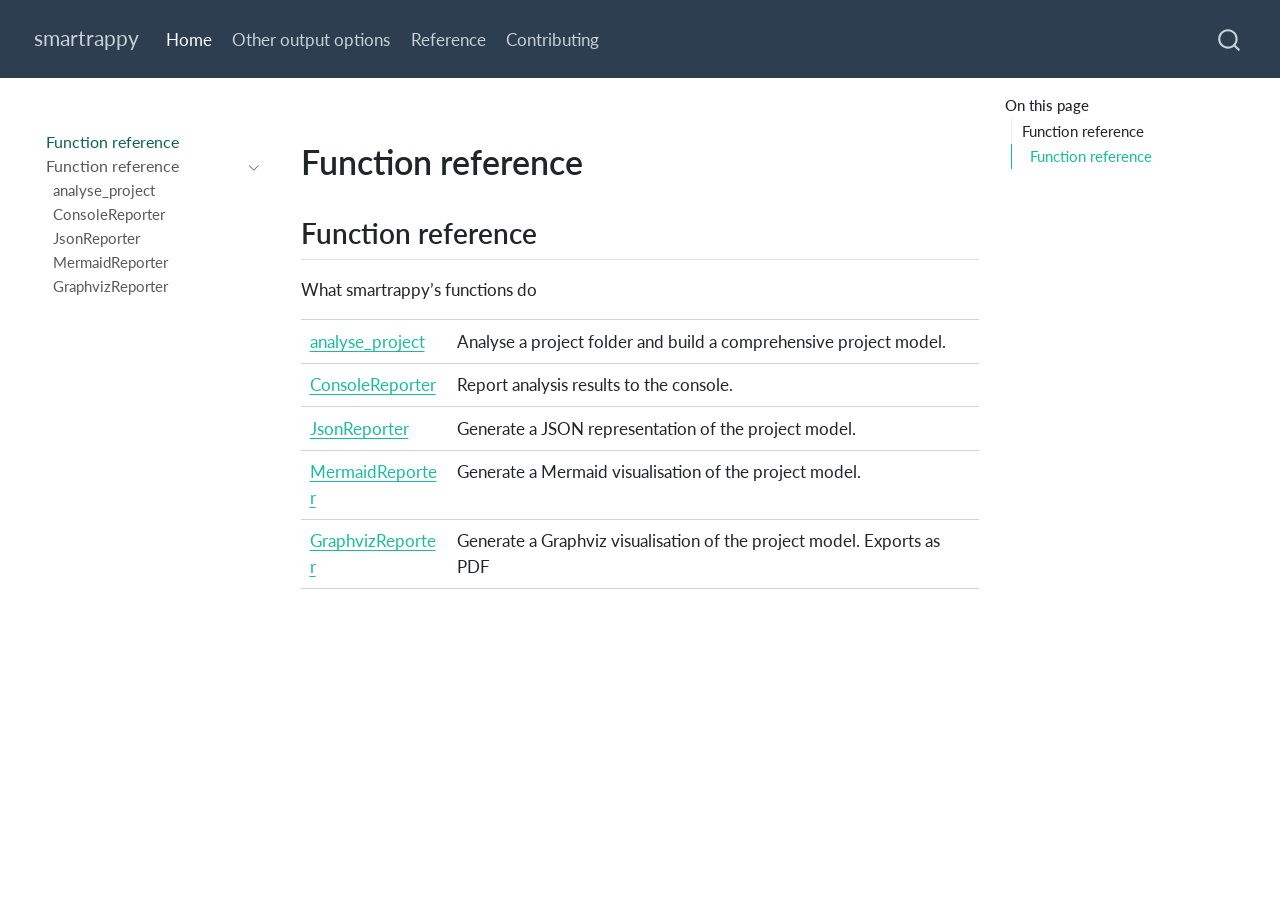
<file: reference/index.html>
<!DOCTYPE html>
<html xmlns="http://www.w3.org/1999/xhtml" lang="en" xml:lang="en"><head>

<meta charset="utf-8">
<meta name="generator" content="quarto-1.8.24">

<meta name="viewport" content="width=device-width, initial-scale=1.0, user-scalable=yes">


<title>index – smartrappy</title>
<style>
code{white-space: pre-wrap;}
span.smallcaps{font-variant: small-caps;}
div.columns{display: flex; gap: min(4vw, 1.5em);}
div.column{flex: auto; overflow-x: auto;}
div.hanging-indent{margin-left: 1.5em; text-indent: -1.5em;}
ul.task-list{list-style: none;}
ul.task-list li input[type="checkbox"] {
  width: 0.8em;
  margin: 0 0.8em 0.2em -1em; /* quarto-specific, see https://github.com/quarto-dev/quarto-cli/issues/4556 */ 
  vertical-align: middle;
}
</style>


<script src="../site_libs/quarto-nav/quarto-nav.js"></script>
<script src="../site_libs/quarto-nav/headroom.min.js"></script>
<script src="../site_libs/clipboard/clipboard.min.js"></script>
<script src="../site_libs/quarto-search/autocomplete.umd.js"></script>
<script src="../site_libs/quarto-search/fuse.min.js"></script>
<script src="../site_libs/quarto-search/quarto-search.js"></script>
<meta name="quarto:offset" content="../">
<link href="../favicon.png" rel="icon" type="image/png">
<script src="../site_libs/quarto-html/quarto.js" type="module"></script>
<script src="../site_libs/quarto-html/tabsets/tabsets.js" type="module"></script>
<script src="../site_libs/quarto-html/axe/axe-check.js" type="module"></script>
<script src="../site_libs/quarto-html/popper.min.js"></script>
<script src="../site_libs/quarto-html/tippy.umd.min.js"></script>
<script src="../site_libs/quarto-html/anchor.min.js"></script>
<link href="../site_libs/quarto-html/tippy.css" rel="stylesheet">
<link href="../site_libs/quarto-html/quarto-syntax-highlighting-dc55a5b9e770e841cd82e46aadbfb9b0.css" rel="stylesheet" id="quarto-text-highlighting-styles">
<script src="../site_libs/bootstrap/bootstrap.min.js"></script>
<link href="../site_libs/bootstrap/bootstrap-icons.css" rel="stylesheet">
<link href="../site_libs/bootstrap/bootstrap-960d9d362f81d399278ec3e29b622b37.min.css" rel="stylesheet" append-hash="true" id="quarto-bootstrap" data-mode="light">
<script id="quarto-search-options" type="application/json">{
  "location": "navbar",
  "copy-button": false,
  "collapse-after": 3,
  "panel-placement": "end",
  "type": "overlay",
  "limit": 50,
  "keyboard-shortcut": [
    "f",
    "/",
    "s"
  ],
  "show-item-context": false,
  "language": {
    "search-no-results-text": "No results",
    "search-matching-documents-text": "matching documents",
    "search-copy-link-title": "Copy link to search",
    "search-hide-matches-text": "Hide additional matches",
    "search-more-match-text": "more match in this document",
    "search-more-matches-text": "more matches in this document",
    "search-clear-button-title": "Clear",
    "search-text-placeholder": "",
    "search-detached-cancel-button-title": "Cancel",
    "search-submit-button-title": "Submit",
    "search-label": "Search"
  }
}</script>


<link rel="stylesheet" href="../styles.css">
<meta name="twitter:title" content="smartrappy">
<meta name="twitter:card" content="summary">
</head>

<body class="nav-sidebar floating nav-fixed quarto-light">

<div id="quarto-search-results"></div>
  <header id="quarto-header" class="headroom fixed-top">
    <nav class="navbar navbar-expand-lg " data-bs-theme="dark">
      <div class="navbar-container container-fluid">
      <div class="navbar-brand-container mx-auto">
    <a href="../index.html" class="navbar-brand navbar-brand-logo">
    </a>
    <a class="navbar-brand" href="../index.html">
    <span class="navbar-title">smartrappy</span>
    </a>
  </div>
            <div id="quarto-search" class="" title="Search"></div>
          <button class="navbar-toggler" type="button" data-bs-toggle="collapse" data-bs-target="#navbarCollapse" aria-controls="navbarCollapse" role="menu" aria-expanded="false" aria-label="Toggle navigation" onclick="if (window.quartoToggleHeadroom) { window.quartoToggleHeadroom(); }">
  <span class="navbar-toggler-icon"></span>
</button>
          <div class="collapse navbar-collapse" id="navbarCollapse">
            <ul class="navbar-nav navbar-nav-scroll me-auto">
  <li class="nav-item">
    <a class="nav-link active" href="../index.html" aria-current="page"> 
<span class="menu-text">Home</span></a>
  </li>  
  <li class="nav-item">
    <a class="nav-link" href="../output_options.html"> 
<span class="menu-text">Other output options</span></a>
  </li>  
  <li class="nav-item">
    <a class="nav-link" href="../reference/index.html"> 
<span class="menu-text">Reference</span></a>
  </li>  
  <li class="nav-item">
    <a class="nav-link" href="../contributing.html"> 
<span class="menu-text">Contributing</span></a>
  </li>  
</ul>
          </div> <!-- /navcollapse -->
            <div class="quarto-navbar-tools">
</div>
      </div> <!-- /container-fluid -->
    </nav>
  <nav class="quarto-secondary-nav">
    <div class="container-fluid d-flex">
      <button type="button" class="quarto-btn-toggle btn" data-bs-toggle="collapse" role="button" data-bs-target=".quarto-sidebar-collapse-item" aria-controls="quarto-sidebar" aria-expanded="false" aria-label="Toggle sidebar navigation" onclick="if (window.quartoToggleHeadroom) { window.quartoToggleHeadroom(); }">
        <i class="bi bi-layout-text-sidebar-reverse"></i>
      </button>
        <nav class="quarto-page-breadcrumbs" aria-label="breadcrumb"><ol class="breadcrumb"><li class="breadcrumb-item"><a href="../reference/index.html">Function reference</a></li></ol></nav>
        <a class="flex-grow-1" role="navigation" data-bs-toggle="collapse" data-bs-target=".quarto-sidebar-collapse-item" aria-controls="quarto-sidebar" aria-expanded="false" aria-label="Toggle sidebar navigation" onclick="if (window.quartoToggleHeadroom) { window.quartoToggleHeadroom(); }">      
        </a>
    </div>
  </nav>
</header>
<!-- content -->
<div id="quarto-content" class="quarto-container page-columns page-rows-contents page-layout-article page-navbar">
<!-- sidebar -->
  <nav id="quarto-sidebar" class="sidebar collapse collapse-horizontal quarto-sidebar-collapse-item sidebar-navigation floating overflow-auto">
    <div class="pt-lg-2 mt-2 text-left sidebar-header">
      <a href="../index.html" class="sidebar-logo-link">
      </a>
      </div>
    <div class="sidebar-menu-container"> 
    <ul class="list-unstyled mt-1">
        <li class="sidebar-item">
  <div class="sidebar-item-container"> 
  <a href="../reference/index.html" class="sidebar-item-text sidebar-link active">
 <span class="menu-text">Function reference</span></a>
  </div>
</li>
        <li class="sidebar-item sidebar-item-section">
      <div class="sidebar-item-container"> 
            <a class="sidebar-item-text sidebar-link text-start" data-bs-toggle="collapse" data-bs-target="#quarto-sidebar-section-1" role="navigation" aria-expanded="true">
 <span class="menu-text">Function reference</span></a>
          <a class="sidebar-item-toggle text-start" data-bs-toggle="collapse" data-bs-target="#quarto-sidebar-section-1" role="navigation" aria-expanded="true" aria-label="Toggle section">
            <i class="bi bi-chevron-right ms-2"></i>
          </a> 
      </div>
      <ul id="quarto-sidebar-section-1" class="collapse list-unstyled sidebar-section depth1 show">  
          <li class="sidebar-item">
  <div class="sidebar-item-container"> 
  <a href="../reference/analyse_project.html" class="sidebar-item-text sidebar-link">
 <span class="menu-text">analyse_project</span></a>
  </div>
</li>
          <li class="sidebar-item">
  <div class="sidebar-item-container"> 
  <a href="../reference/ConsoleReporter.html" class="sidebar-item-text sidebar-link">
 <span class="menu-text">ConsoleReporter</span></a>
  </div>
</li>
          <li class="sidebar-item">
  <div class="sidebar-item-container"> 
  <a href="../reference/JsonReporter.html" class="sidebar-item-text sidebar-link">
 <span class="menu-text">JsonReporter</span></a>
  </div>
</li>
          <li class="sidebar-item">
  <div class="sidebar-item-container"> 
  <a href="../reference/MermaidReporter.html" class="sidebar-item-text sidebar-link">
 <span class="menu-text">MermaidReporter</span></a>
  </div>
</li>
          <li class="sidebar-item">
  <div class="sidebar-item-container"> 
  <a href="../reference/GraphvizReporter.html" class="sidebar-item-text sidebar-link">
 <span class="menu-text">GraphvizReporter</span></a>
  </div>
</li>
      </ul>
  </li>
    </ul>
    </div>
</nav>
<div id="quarto-sidebar-glass" class="quarto-sidebar-collapse-item" data-bs-toggle="collapse" data-bs-target=".quarto-sidebar-collapse-item"></div>
<!-- margin-sidebar -->
    <div id="quarto-margin-sidebar" class="sidebar margin-sidebar">
        <nav id="TOC" role="doc-toc" class="toc-active">
    <h2 id="toc-title">On this page</h2>
   
  <ul>
  <li><a href="#function-reference" id="toc-function-reference" class="nav-link active" data-scroll-target="#function-reference">Function reference</a>
  <ul class="collapse">
  <li><a href="#function-reference-1" id="toc-function-reference-1" class="nav-link" data-scroll-target="#function-reference-1">Function reference</a></li>
  </ul></li>
  </ul>
</nav>
    </div>
<!-- main -->
<main class="content" id="quarto-document-content"><header id="title-block-header" class="quarto-title-block"></header>




<section id="function-reference" class="level1 doc doc-index">
<h1 class="doc doc-index">Function reference</h1>
<section id="function-reference-1" class="level2">
<h2 class="anchored" data-anchor-id="function-reference-1">Function reference</h2>
<p>What smartrappy’s functions do</p>
<table class="caption-top table">
<tbody>
<tr class="odd">
<td><a href="../reference/analyse_project.html#smartrappy.analyse_project">analyse_project</a></td>
<td>Analyse a project folder and build a comprehensive project model.</td>
</tr>
<tr class="even">
<td><a href="../reference/ConsoleReporter.html#smartrappy.ConsoleReporter">ConsoleReporter</a></td>
<td>Report analysis results to the console.</td>
</tr>
<tr class="odd">
<td><a href="../reference/JsonReporter.html#smartrappy.JsonReporter">JsonReporter</a></td>
<td>Generate a JSON representation of the project model.</td>
</tr>
<tr class="even">
<td><a href="../reference/MermaidReporter.html#smartrappy.MermaidReporter">MermaidReporter</a></td>
<td>Generate a Mermaid visualisation of the project model.</td>
</tr>
<tr class="odd">
<td><a href="../reference/GraphvizReporter.html#smartrappy.GraphvizReporter">GraphvizReporter</a></td>
<td>Generate a Graphviz visualisation of the project model. Exports as PDF</td>
</tr>
</tbody>
</table>


</section>
</section>

</main> <!-- /main -->
<script id="quarto-html-after-body" type="application/javascript">
  window.document.addEventListener("DOMContentLoaded", function (event) {
    const icon = "";
    const anchorJS = new window.AnchorJS();
    anchorJS.options = {
      placement: 'right',
      icon: icon
    };
    anchorJS.add('.anchored');
    const isCodeAnnotation = (el) => {
      for (const clz of el.classList) {
        if (clz.startsWith('code-annotation-')) {                     
          return true;
        }
      }
      return false;
    }
    const onCopySuccess = function(e) {
      // button target
      const button = e.trigger;
      // don't keep focus
      button.blur();
      // flash "checked"
      button.classList.add('code-copy-button-checked');
      var currentTitle = button.getAttribute("title");
      button.setAttribute("title", "Copied!");
      let tooltip;
      if (window.bootstrap) {
        button.setAttribute("data-bs-toggle", "tooltip");
        button.setAttribute("data-bs-placement", "left");
        button.setAttribute("data-bs-title", "Copied!");
        tooltip = new bootstrap.Tooltip(button, 
          { trigger: "manual", 
            customClass: "code-copy-button-tooltip",
            offset: [0, -8]});
        tooltip.show();    
      }
      setTimeout(function() {
        if (tooltip) {
          tooltip.hide();
          button.removeAttribute("data-bs-title");
          button.removeAttribute("data-bs-toggle");
          button.removeAttribute("data-bs-placement");
        }
        button.setAttribute("title", currentTitle);
        button.classList.remove('code-copy-button-checked');
      }, 1000);
      // clear code selection
      e.clearSelection();
    }
    const getTextToCopy = function(trigger) {
      const outerScaffold = trigger.parentElement.cloneNode(true);
      const codeEl = outerScaffold.querySelector('code');
      for (const childEl of codeEl.children) {
        if (isCodeAnnotation(childEl)) {
          childEl.remove();
        }
      }
      return codeEl.innerText;
    }
    const clipboard = new window.ClipboardJS('.code-copy-button:not([data-in-quarto-modal])', {
      text: getTextToCopy
    });
    clipboard.on('success', onCopySuccess);
    if (window.document.getElementById('quarto-embedded-source-code-modal')) {
      const clipboardModal = new window.ClipboardJS('.code-copy-button[data-in-quarto-modal]', {
        text: getTextToCopy,
        container: window.document.getElementById('quarto-embedded-source-code-modal')
      });
      clipboardModal.on('success', onCopySuccess);
    }
      var localhostRegex = new RegExp(/^(?:http|https):\/\/localhost\:?[0-9]*\//);
      var mailtoRegex = new RegExp(/^mailto:/);
        var filterRegex = new RegExp('/' + window.location.host + '/');
      var isInternal = (href) => {
          return filterRegex.test(href) || localhostRegex.test(href) || mailtoRegex.test(href);
      }
      // Inspect non-navigation links and adorn them if external
     var links = window.document.querySelectorAll('a[href]:not(.nav-link):not(.navbar-brand):not(.toc-action):not(.sidebar-link):not(.sidebar-item-toggle):not(.pagination-link):not(.no-external):not([aria-hidden]):not(.dropdown-item):not(.quarto-navigation-tool):not(.about-link)');
      for (var i=0; i<links.length; i++) {
        const link = links[i];
        if (!isInternal(link.href)) {
          // undo the damage that might have been done by quarto-nav.js in the case of
          // links that we want to consider external
          if (link.dataset.originalHref !== undefined) {
            link.href = link.dataset.originalHref;
          }
        }
      }
    function tippyHover(el, contentFn, onTriggerFn, onUntriggerFn) {
      const config = {
        allowHTML: true,
        maxWidth: 500,
        delay: 100,
        arrow: false,
        appendTo: function(el) {
            return el.parentElement;
        },
        interactive: true,
        interactiveBorder: 10,
        theme: 'quarto',
        placement: 'bottom-start',
      };
      if (contentFn) {
        config.content = contentFn;
      }
      if (onTriggerFn) {
        config.onTrigger = onTriggerFn;
      }
      if (onUntriggerFn) {
        config.onUntrigger = onUntriggerFn;
      }
      window.tippy(el, config); 
    }
    const noterefs = window.document.querySelectorAll('a[role="doc-noteref"]');
    for (var i=0; i<noterefs.length; i++) {
      const ref = noterefs[i];
      tippyHover(ref, function() {
        // use id or data attribute instead here
        let href = ref.getAttribute('data-footnote-href') || ref.getAttribute('href');
        try { href = new URL(href).hash; } catch {}
        const id = href.replace(/^#\/?/, "");
        const note = window.document.getElementById(id);
        if (note) {
          return note.innerHTML;
        } else {
          return "";
        }
      });
    }
    const xrefs = window.document.querySelectorAll('a.quarto-xref');
    const processXRef = (id, note) => {
      // Strip column container classes
      const stripColumnClz = (el) => {
        el.classList.remove("page-full", "page-columns");
        if (el.children) {
          for (const child of el.children) {
            stripColumnClz(child);
          }
        }
      }
      stripColumnClz(note)
      if (id === null || id.startsWith('sec-')) {
        // Special case sections, only their first couple elements
        const container = document.createElement("div");
        if (note.children && note.children.length > 2) {
          container.appendChild(note.children[0].cloneNode(true));
          for (let i = 1; i < note.children.length; i++) {
            const child = note.children[i];
            if (child.tagName === "P" && child.innerText === "") {
              continue;
            } else {
              container.appendChild(child.cloneNode(true));
              break;
            }
          }
          if (window.Quarto?.typesetMath) {
            window.Quarto.typesetMath(container);
          }
          return container.innerHTML
        } else {
          if (window.Quarto?.typesetMath) {
            window.Quarto.typesetMath(note);
          }
          return note.innerHTML;
        }
      } else {
        // Remove any anchor links if they are present
        const anchorLink = note.querySelector('a.anchorjs-link');
        if (anchorLink) {
          anchorLink.remove();
        }
        if (window.Quarto?.typesetMath) {
          window.Quarto.typesetMath(note);
        }
        if (note.classList.contains("callout")) {
          return note.outerHTML;
        } else {
          return note.innerHTML;
        }
      }
    }
    for (var i=0; i<xrefs.length; i++) {
      const xref = xrefs[i];
      tippyHover(xref, undefined, function(instance) {
        instance.disable();
        let url = xref.getAttribute('href');
        let hash = undefined; 
        if (url.startsWith('#')) {
          hash = url;
        } else {
          try { hash = new URL(url).hash; } catch {}
        }
        if (hash) {
          const id = hash.replace(/^#\/?/, "");
          const note = window.document.getElementById(id);
          if (note !== null) {
            try {
              const html = processXRef(id, note.cloneNode(true));
              instance.setContent(html);
            } finally {
              instance.enable();
              instance.show();
            }
          } else {
            // See if we can fetch this
            fetch(url.split('#')[0])
            .then(res => res.text())
            .then(html => {
              const parser = new DOMParser();
              const htmlDoc = parser.parseFromString(html, "text/html");
              const note = htmlDoc.getElementById(id);
              if (note !== null) {
                const html = processXRef(id, note);
                instance.setContent(html);
              } 
            }).finally(() => {
              instance.enable();
              instance.show();
            });
          }
        } else {
          // See if we can fetch a full url (with no hash to target)
          // This is a special case and we should probably do some content thinning / targeting
          fetch(url)
          .then(res => res.text())
          .then(html => {
            const parser = new DOMParser();
            const htmlDoc = parser.parseFromString(html, "text/html");
            const note = htmlDoc.querySelector('main.content');
            if (note !== null) {
              // This should only happen for chapter cross references
              // (since there is no id in the URL)
              // remove the first header
              if (note.children.length > 0 && note.children[0].tagName === "HEADER") {
                note.children[0].remove();
              }
              const html = processXRef(null, note);
              instance.setContent(html);
            } 
          }).finally(() => {
            instance.enable();
            instance.show();
          });
        }
      }, function(instance) {
      });
    }
        let selectedAnnoteEl;
        const selectorForAnnotation = ( cell, annotation) => {
          let cellAttr = 'data-code-cell="' + cell + '"';
          let lineAttr = 'data-code-annotation="' +  annotation + '"';
          const selector = 'span[' + cellAttr + '][' + lineAttr + ']';
          return selector;
        }
        const selectCodeLines = (annoteEl) => {
          const doc = window.document;
          const targetCell = annoteEl.getAttribute("data-target-cell");
          const targetAnnotation = annoteEl.getAttribute("data-target-annotation");
          const annoteSpan = window.document.querySelector(selectorForAnnotation(targetCell, targetAnnotation));
          const lines = annoteSpan.getAttribute("data-code-lines").split(",");
          const lineIds = lines.map((line) => {
            return targetCell + "-" + line;
          })
          let top = null;
          let height = null;
          let parent = null;
          if (lineIds.length > 0) {
              //compute the position of the single el (top and bottom and make a div)
              const el = window.document.getElementById(lineIds[0]);
              top = el.offsetTop;
              height = el.offsetHeight;
              parent = el.parentElement.parentElement;
            if (lineIds.length > 1) {
              const lastEl = window.document.getElementById(lineIds[lineIds.length - 1]);
              const bottom = lastEl.offsetTop + lastEl.offsetHeight;
              height = bottom - top;
            }
            if (top !== null && height !== null && parent !== null) {
              // cook up a div (if necessary) and position it 
              let div = window.document.getElementById("code-annotation-line-highlight");
              if (div === null) {
                div = window.document.createElement("div");
                div.setAttribute("id", "code-annotation-line-highlight");
                div.style.position = 'absolute';
                parent.appendChild(div);
              }
              div.style.top = top - 2 + "px";
              div.style.height = height + 4 + "px";
              div.style.left = 0;
              let gutterDiv = window.document.getElementById("code-annotation-line-highlight-gutter");
              if (gutterDiv === null) {
                gutterDiv = window.document.createElement("div");
                gutterDiv.setAttribute("id", "code-annotation-line-highlight-gutter");
                gutterDiv.style.position = 'absolute';
                const codeCell = window.document.getElementById(targetCell);
                const gutter = codeCell.querySelector('.code-annotation-gutter');
                gutter.appendChild(gutterDiv);
              }
              gutterDiv.style.top = top - 2 + "px";
              gutterDiv.style.height = height + 4 + "px";
            }
            selectedAnnoteEl = annoteEl;
          }
        };
        const unselectCodeLines = () => {
          const elementsIds = ["code-annotation-line-highlight", "code-annotation-line-highlight-gutter"];
          elementsIds.forEach((elId) => {
            const div = window.document.getElementById(elId);
            if (div) {
              div.remove();
            }
          });
          selectedAnnoteEl = undefined;
        };
          // Handle positioning of the toggle
      window.addEventListener(
        "resize",
        throttle(() => {
          elRect = undefined;
          if (selectedAnnoteEl) {
            selectCodeLines(selectedAnnoteEl);
          }
        }, 10)
      );
      function throttle(fn, ms) {
      let throttle = false;
      let timer;
        return (...args) => {
          if(!throttle) { // first call gets through
              fn.apply(this, args);
              throttle = true;
          } else { // all the others get throttled
              if(timer) clearTimeout(timer); // cancel #2
              timer = setTimeout(() => {
                fn.apply(this, args);
                timer = throttle = false;
              }, ms);
          }
        };
      }
        // Attach click handler to the DT
        const annoteDls = window.document.querySelectorAll('dt[data-target-cell]');
        for (const annoteDlNode of annoteDls) {
          annoteDlNode.addEventListener('click', (event) => {
            const clickedEl = event.target;
            if (clickedEl !== selectedAnnoteEl) {
              unselectCodeLines();
              const activeEl = window.document.querySelector('dt[data-target-cell].code-annotation-active');
              if (activeEl) {
                activeEl.classList.remove('code-annotation-active');
              }
              selectCodeLines(clickedEl);
              clickedEl.classList.add('code-annotation-active');
            } else {
              // Unselect the line
              unselectCodeLines();
              clickedEl.classList.remove('code-annotation-active');
            }
          });
        }
    const findCites = (el) => {
      const parentEl = el.parentElement;
      if (parentEl) {
        const cites = parentEl.dataset.cites;
        if (cites) {
          return {
            el,
            cites: cites.split(' ')
          };
        } else {
          return findCites(el.parentElement)
        }
      } else {
        return undefined;
      }
    };
    var bibliorefs = window.document.querySelectorAll('a[role="doc-biblioref"]');
    for (var i=0; i<bibliorefs.length; i++) {
      const ref = bibliorefs[i];
      const citeInfo = findCites(ref);
      if (citeInfo) {
        tippyHover(citeInfo.el, function() {
          var popup = window.document.createElement('div');
          citeInfo.cites.forEach(function(cite) {
            var citeDiv = window.document.createElement('div');
            citeDiv.classList.add('hanging-indent');
            citeDiv.classList.add('csl-entry');
            var biblioDiv = window.document.getElementById('ref-' + cite);
            if (biblioDiv) {
              citeDiv.innerHTML = biblioDiv.innerHTML;
            }
            popup.appendChild(citeDiv);
          });
          return popup.innerHTML;
        });
      }
    }
  });
  </script>
</div> <!-- /content -->




</body></html>
</file>
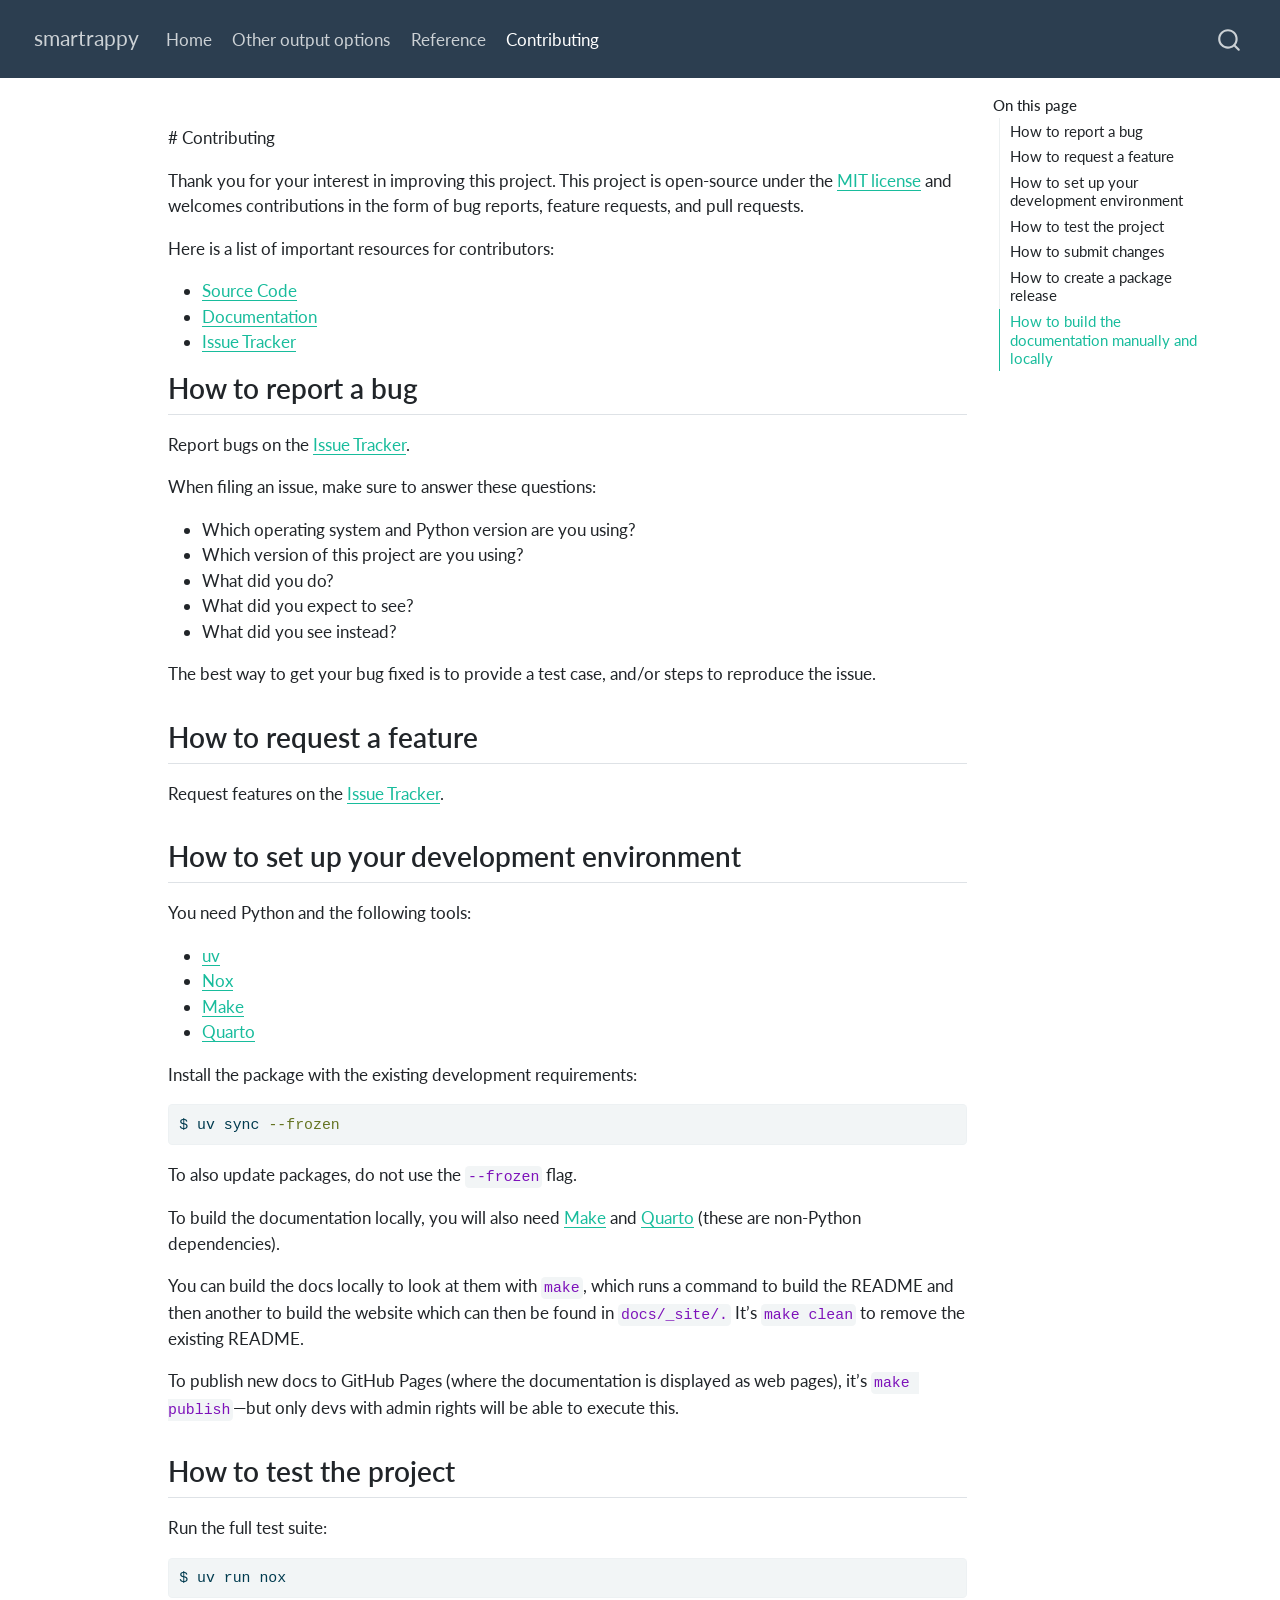
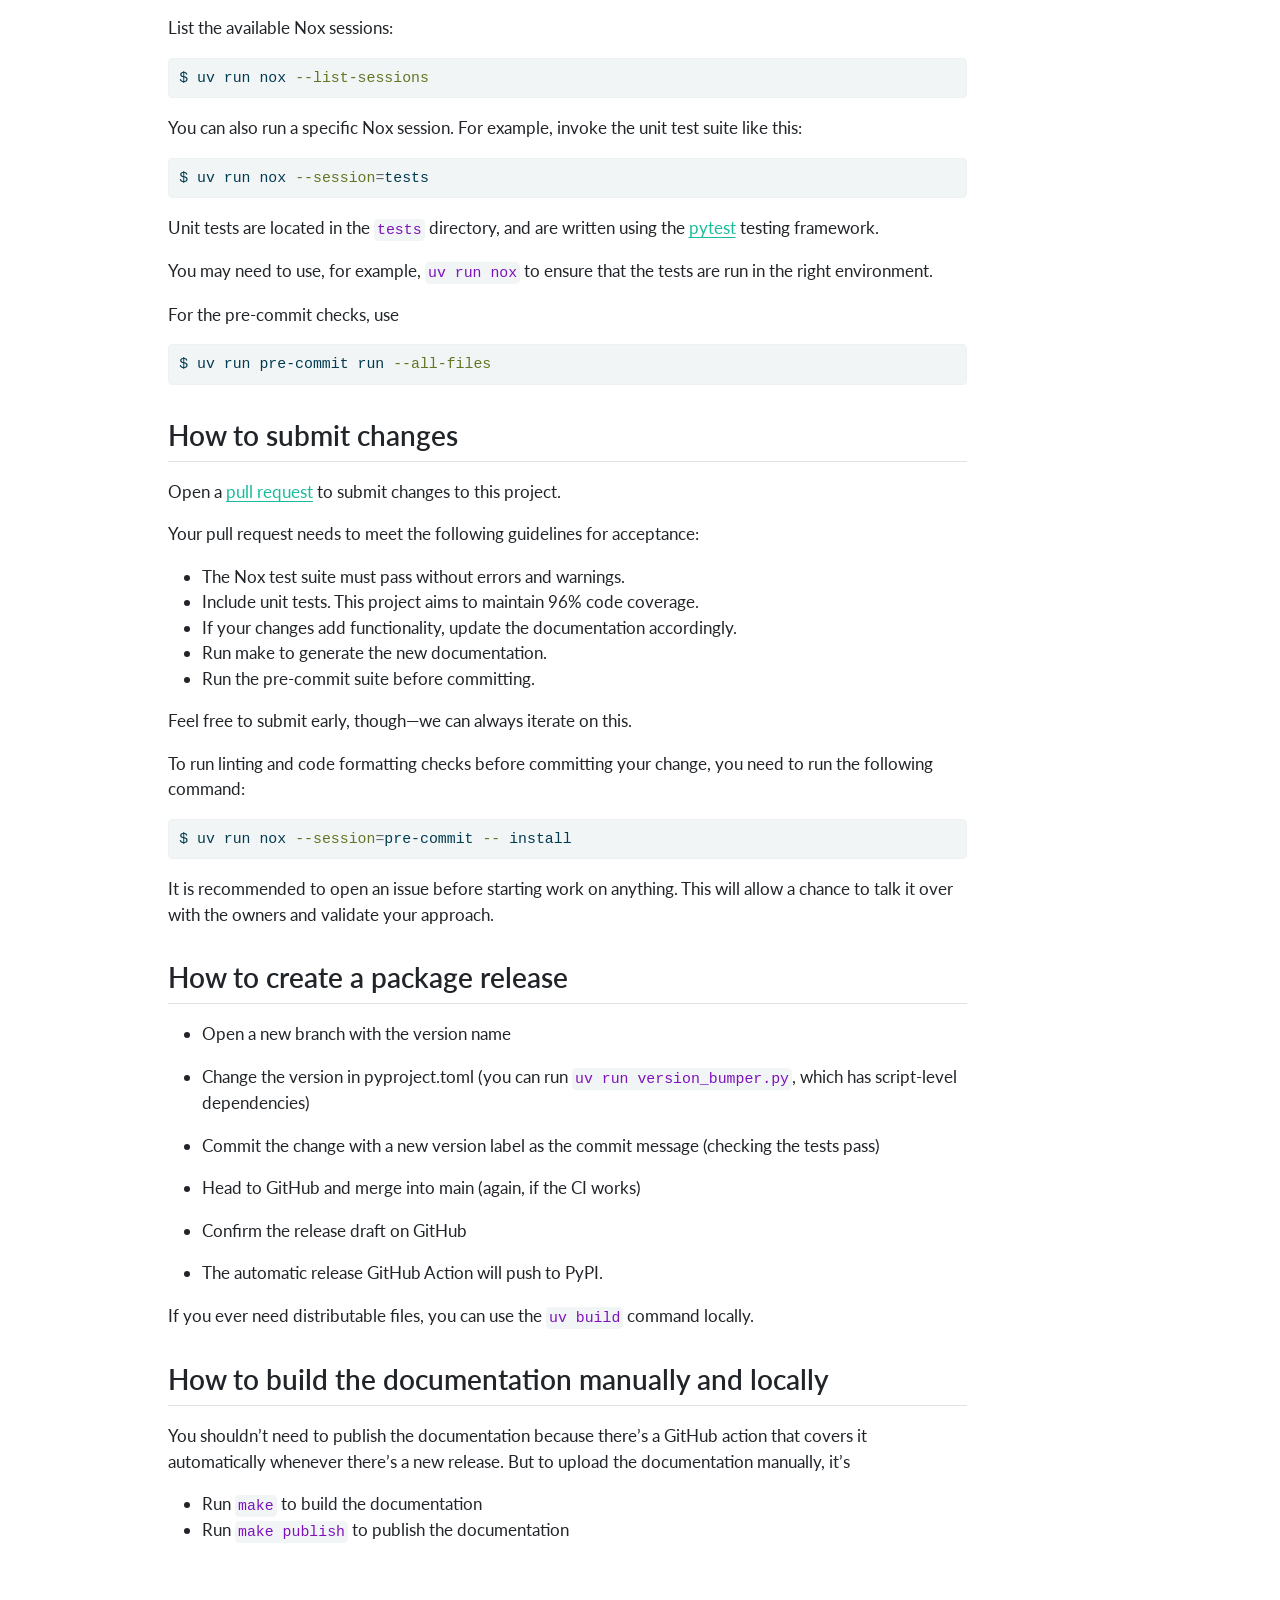
<file: contributing.html>
<!DOCTYPE html>
<html xmlns="http://www.w3.org/1999/xhtml" lang="en" xml:lang="en"><head>

<meta charset="utf-8">
<meta name="generator" content="quarto-1.8.24">

<meta name="viewport" content="width=device-width, initial-scale=1.0, user-scalable=yes">


<title>contributing – smartrappy</title>
<style>
code{white-space: pre-wrap;}
span.smallcaps{font-variant: small-caps;}
div.columns{display: flex; gap: min(4vw, 1.5em);}
div.column{flex: auto; overflow-x: auto;}
div.hanging-indent{margin-left: 1.5em; text-indent: -1.5em;}
ul.task-list{list-style: none;}
ul.task-list li input[type="checkbox"] {
  width: 0.8em;
  margin: 0 0.8em 0.2em -1em; /* quarto-specific, see https://github.com/quarto-dev/quarto-cli/issues/4556 */ 
  vertical-align: middle;
}
/* CSS for syntax highlighting */
html { -webkit-text-size-adjust: 100%; }
pre > code.sourceCode { white-space: pre; position: relative; }
pre > code.sourceCode > span { display: inline-block; line-height: 1.25; }
pre > code.sourceCode > span:empty { height: 1.2em; }
.sourceCode { overflow: visible; }
code.sourceCode > span { color: inherit; text-decoration: inherit; }
div.sourceCode { margin: 1em 0; }
pre.sourceCode { margin: 0; }
@media screen {
div.sourceCode { overflow: auto; }
}
@media print {
pre > code.sourceCode { white-space: pre-wrap; }
pre > code.sourceCode > span { text-indent: -5em; padding-left: 5em; }
}
pre.numberSource code
  { counter-reset: source-line 0; }
pre.numberSource code > span
  { position: relative; left: -4em; counter-increment: source-line; }
pre.numberSource code > span > a:first-child::before
  { content: counter(source-line);
    position: relative; left: -1em; text-align: right; vertical-align: baseline;
    border: none; display: inline-block;
    -webkit-touch-callout: none; -webkit-user-select: none;
    -khtml-user-select: none; -moz-user-select: none;
    -ms-user-select: none; user-select: none;
    padding: 0 4px; width: 4em;
  }
pre.numberSource { margin-left: 3em;  padding-left: 4px; }
div.sourceCode
  {   }
@media screen {
pre > code.sourceCode > span > a:first-child::before { text-decoration: underline; }
}
</style>


<script src="site_libs/quarto-nav/quarto-nav.js"></script>
<script src="site_libs/quarto-nav/headroom.min.js"></script>
<script src="site_libs/clipboard/clipboard.min.js"></script>
<script src="site_libs/quarto-search/autocomplete.umd.js"></script>
<script src="site_libs/quarto-search/fuse.min.js"></script>
<script src="site_libs/quarto-search/quarto-search.js"></script>
<meta name="quarto:offset" content="./">
<link href="./favicon.png" rel="icon" type="image/png">
<script src="site_libs/quarto-html/quarto.js" type="module"></script>
<script src="site_libs/quarto-html/tabsets/tabsets.js" type="module"></script>
<script src="site_libs/quarto-html/axe/axe-check.js" type="module"></script>
<script src="site_libs/quarto-html/popper.min.js"></script>
<script src="site_libs/quarto-html/tippy.umd.min.js"></script>
<script src="site_libs/quarto-html/anchor.min.js"></script>
<link href="site_libs/quarto-html/tippy.css" rel="stylesheet">
<link href="site_libs/quarto-html/quarto-syntax-highlighting-dc55a5b9e770e841cd82e46aadbfb9b0.css" rel="stylesheet" id="quarto-text-highlighting-styles">
<script src="site_libs/bootstrap/bootstrap.min.js"></script>
<link href="site_libs/bootstrap/bootstrap-icons.css" rel="stylesheet">
<link href="site_libs/bootstrap/bootstrap-960d9d362f81d399278ec3e29b622b37.min.css" rel="stylesheet" append-hash="true" id="quarto-bootstrap" data-mode="light">
<script id="quarto-search-options" type="application/json">{
  "location": "navbar",
  "copy-button": false,
  "collapse-after": 3,
  "panel-placement": "end",
  "type": "overlay",
  "limit": 50,
  "keyboard-shortcut": [
    "f",
    "/",
    "s"
  ],
  "show-item-context": false,
  "language": {
    "search-no-results-text": "No results",
    "search-matching-documents-text": "matching documents",
    "search-copy-link-title": "Copy link to search",
    "search-hide-matches-text": "Hide additional matches",
    "search-more-match-text": "more match in this document",
    "search-more-matches-text": "more matches in this document",
    "search-clear-button-title": "Clear",
    "search-text-placeholder": "",
    "search-detached-cancel-button-title": "Cancel",
    "search-submit-button-title": "Submit",
    "search-label": "Search"
  }
}</script>


<link rel="stylesheet" href="styles.css">
<meta name="twitter:title" content="smartrappy">
<meta name="twitter:description" content="">
<meta name="twitter:card" content="summary">
</head>

<body class="nav-fixed quarto-light">

<div id="quarto-search-results"></div>
  <header id="quarto-header" class="headroom fixed-top">
    <nav class="navbar navbar-expand-lg " data-bs-theme="dark">
      <div class="navbar-container container-fluid">
      <div class="navbar-brand-container mx-auto">
    <a href="./index.html" class="navbar-brand navbar-brand-logo">
    </a>
    <a class="navbar-brand" href="./index.html">
    <span class="navbar-title">smartrappy</span>
    </a>
  </div>
            <div id="quarto-search" class="" title="Search"></div>
          <button class="navbar-toggler" type="button" data-bs-toggle="collapse" data-bs-target="#navbarCollapse" aria-controls="navbarCollapse" role="menu" aria-expanded="false" aria-label="Toggle navigation" onclick="if (window.quartoToggleHeadroom) { window.quartoToggleHeadroom(); }">
  <span class="navbar-toggler-icon"></span>
</button>
          <div class="collapse navbar-collapse" id="navbarCollapse">
            <ul class="navbar-nav navbar-nav-scroll me-auto">
  <li class="nav-item">
    <a class="nav-link" href="./index.html"> 
<span class="menu-text">Home</span></a>
  </li>  
  <li class="nav-item">
    <a class="nav-link" href="./output_options.html"> 
<span class="menu-text">Other output options</span></a>
  </li>  
  <li class="nav-item">
    <a class="nav-link" href="./reference/index.html"> 
<span class="menu-text">Reference</span></a>
  </li>  
  <li class="nav-item">
    <a class="nav-link active" href="./contributing.html" aria-current="page"> 
<span class="menu-text">Contributing</span></a>
  </li>  
</ul>
          </div> <!-- /navcollapse -->
            <div class="quarto-navbar-tools">
</div>
      </div> <!-- /container-fluid -->
    </nav>
</header>
<!-- content -->
<div id="quarto-content" class="quarto-container page-columns page-rows-contents page-layout-article page-navbar">
<!-- sidebar -->
<!-- margin-sidebar -->
    <div id="quarto-margin-sidebar" class="sidebar margin-sidebar">
        <nav id="TOC" role="doc-toc" class="toc-active">
    <h2 id="toc-title">On this page</h2>
   
  <ul>
  <li><a href="#how-to-report-a-bug" id="toc-how-to-report-a-bug" class="nav-link active" data-scroll-target="#how-to-report-a-bug">How to report a bug</a></li>
  <li><a href="#how-to-request-a-feature" id="toc-how-to-request-a-feature" class="nav-link" data-scroll-target="#how-to-request-a-feature">How to request a feature</a></li>
  <li><a href="#how-to-set-up-your-development-environment" id="toc-how-to-set-up-your-development-environment" class="nav-link" data-scroll-target="#how-to-set-up-your-development-environment">How to set up your development environment</a></li>
  <li><a href="#how-to-test-the-project" id="toc-how-to-test-the-project" class="nav-link" data-scroll-target="#how-to-test-the-project">How to test the project</a></li>
  <li><a href="#how-to-submit-changes" id="toc-how-to-submit-changes" class="nav-link" data-scroll-target="#how-to-submit-changes">How to submit changes</a></li>
  <li><a href="#how-to-create-a-package-release" id="toc-how-to-create-a-package-release" class="nav-link" data-scroll-target="#how-to-create-a-package-release">How to create a package release</a></li>
  <li><a href="#how-to-build-the-documentation-manually-and-locally" id="toc-how-to-build-the-documentation-manually-and-locally" class="nav-link" data-scroll-target="#how-to-build-the-documentation-manually-and-locally">How to build the documentation manually and locally</a></li>
  </ul>
</nav>
    </div>
<!-- main -->
<main class="content" id="quarto-document-content"><header id="title-block-header" class="quarto-title-block"></header>




<p>#&nbsp;Contributing</p>
<p>Thank you for your interest in improving this project. This project is open-source under the <a href="https://opensource.org/licenses/MIT">MIT license</a> and welcomes contributions in the form of bug reports, feature requests, and pull requests.</p>
<p>Here is a list of important resources for contributors:</p>
<ul>
<li><a href="https://github.com/aeturrell/smartrappy">Source Code</a></li>
<li><a href="https://aeturrell.github.io/smartrappy/">Documentation</a></li>
<li><a href="https://github.com/aeturrell/smartrappy/issues">Issue Tracker</a></li>
</ul>
<section id="how-to-report-a-bug" class="level2">
<h2 class="anchored" data-anchor-id="how-to-report-a-bug">How to report a bug</h2>
<p>Report bugs on the <a href="https://github.com/aeturrell/smartrappy/issues">Issue Tracker</a>.</p>
<p>When filing an issue, make sure to answer these questions:</p>
<ul>
<li>Which operating system and Python version are you using?</li>
<li>Which version of this project are you using?</li>
<li>What did you do?</li>
<li>What did you expect to see?</li>
<li>What did you see instead?</li>
</ul>
<p>The best way to get your bug fixed is to provide a test case, and/or steps to reproduce the issue.</p>
</section>
<section id="how-to-request-a-feature" class="level2">
<h2 class="anchored" data-anchor-id="how-to-request-a-feature">How to request a feature</h2>
<p>Request features on the <a href="https://github.com/aeturrell/smartrappy/issues">Issue Tracker</a>.</p>
</section>
<section id="how-to-set-up-your-development-environment" class="level2">
<h2 class="anchored" data-anchor-id="how-to-set-up-your-development-environment">How to set up your development environment</h2>
<p>You need Python and the following tools:</p>
<ul>
<li><a href="https://docs.astral.sh/uv/">uv</a></li>
<li><a href="https://nox.thea.codes/">Nox</a></li>
<li><a href="https://www.gnu.org/software/make/">Make</a></li>
<li><a href="https://quarto.org/">Quarto</a></li>
</ul>
<p>Install the package with the existing development requirements:</p>
<div class="code-copy-outer-scaffold"><div class="sourceCode" id="cb1"><pre class="sourceCode bash code-with-copy"><code class="sourceCode bash"><span id="cb1-1"><a href="#cb1-1" aria-hidden="true" tabindex="-1"></a><span class="ex">$</span> uv sync <span class="at">--frozen</span></span></code></pre></div><button title="Copy to Clipboard" class="code-copy-button"><i class="bi"></i></button></div>
<p>To also update packages, do not use the <code>--frozen</code> flag.</p>
<p>To build the documentation locally, you will also need <a href="https://www.gnu.org/software/make/">Make</a> and <a href="https://quarto.org/">Quarto</a> (these are non-Python dependencies).</p>
<p>You can build the docs locally to look at them with <code>make</code>, which runs a command to build the README and then another to build the website which can then be found in <code>docs/_site/.</code> It’s <code>make clean</code> to remove the existing README.</p>
<p>To publish new docs to GitHub Pages (where the documentation is displayed as web pages), it’s <code>make publish</code>—but only devs with admin rights will be able to execute this.</p>
</section>
<section id="how-to-test-the-project" class="level2">
<h2 class="anchored" data-anchor-id="how-to-test-the-project">How to test the project</h2>
<p>Run the full test suite:</p>
<div class="code-copy-outer-scaffold"><div class="sourceCode" id="cb2"><pre class="sourceCode bash code-with-copy"><code class="sourceCode bash"><span id="cb2-1"><a href="#cb2-1" aria-hidden="true" tabindex="-1"></a><span class="ex">$</span> uv run nox</span></code></pre></div><button title="Copy to Clipboard" class="code-copy-button"><i class="bi"></i></button></div>
<p>List the available Nox sessions:</p>
<div class="code-copy-outer-scaffold"><div class="sourceCode" id="cb3"><pre class="sourceCode bash code-with-copy"><code class="sourceCode bash"><span id="cb3-1"><a href="#cb3-1" aria-hidden="true" tabindex="-1"></a><span class="ex">$</span> uv run nox <span class="at">--list-sessions</span></span></code></pre></div><button title="Copy to Clipboard" class="code-copy-button"><i class="bi"></i></button></div>
<p>You can also run a specific Nox session. For example, invoke the unit test suite like this:</p>
<div class="code-copy-outer-scaffold"><div class="sourceCode" id="cb4"><pre class="sourceCode bash code-with-copy"><code class="sourceCode bash"><span id="cb4-1"><a href="#cb4-1" aria-hidden="true" tabindex="-1"></a><span class="ex">$</span> uv run nox <span class="at">--session</span><span class="op">=</span>tests</span></code></pre></div><button title="Copy to Clipboard" class="code-copy-button"><i class="bi"></i></button></div>
<p>Unit tests are located in the <code>tests</code> directory, and are written using the <a href="https://pytest.readthedocs.io/">pytest</a> testing framework.</p>
<p>You may need to use, for example, <code>uv run nox</code> to ensure that the tests are run in the right environment.</p>
<p>For the pre-commit checks, use</p>
<div class="code-copy-outer-scaffold"><div class="sourceCode" id="cb5"><pre class="sourceCode bash code-with-copy"><code class="sourceCode bash"><span id="cb5-1"><a href="#cb5-1" aria-hidden="true" tabindex="-1"></a><span class="ex">$</span> uv run pre-commit run <span class="at">--all-files</span></span></code></pre></div><button title="Copy to Clipboard" class="code-copy-button"><i class="bi"></i></button></div>
</section>
<section id="how-to-submit-changes" class="level2">
<h2 class="anchored" data-anchor-id="how-to-submit-changes">How to submit changes</h2>
<p>Open a <a href="https://github.com/aeturrell/smartrappy/pulls">pull request</a> to submit changes to this project.</p>
<p>Your pull request needs to meet the following guidelines for acceptance:</p>
<ul>
<li>The Nox test suite must pass without errors and warnings.</li>
<li>Include unit tests. This project aims to maintain 96% code coverage.</li>
<li>If your changes add functionality, update the documentation accordingly.</li>
<li>Run make to generate the new documentation.</li>
<li>Run the pre-commit suite before committing.</li>
</ul>
<p>Feel free to submit early, though—we can always iterate on this.</p>
<p>To run linting and code formatting checks before committing your change, you need to run the following command:</p>
<div class="code-copy-outer-scaffold"><div class="sourceCode" id="cb6"><pre class="sourceCode bash code-with-copy"><code class="sourceCode bash"><span id="cb6-1"><a href="#cb6-1" aria-hidden="true" tabindex="-1"></a><span class="ex">$</span> uv run nox <span class="at">--session</span><span class="op">=</span>pre-commit <span class="at">--</span> install</span></code></pre></div><button title="Copy to Clipboard" class="code-copy-button"><i class="bi"></i></button></div>
<p>It is recommended to open an issue before starting work on anything. This will allow a chance to talk it over with the owners and validate your approach.</p>
</section>
<section id="how-to-create-a-package-release" class="level2">
<h2 class="anchored" data-anchor-id="how-to-create-a-package-release">How to create a package release</h2>
<ul>
<li><p>Open a new branch with the version name</p></li>
<li><p>Change the version in pyproject.toml (you can run <code>uv run version_bumper.py</code>, which has script-level dependencies)</p></li>
<li><p>Commit the change with a new version label as the commit message (checking the tests pass)</p></li>
<li><p>Head to GitHub and merge into main (again, if the CI works)</p></li>
<li><p>Confirm the release draft on GitHub</p></li>
<li><p>The automatic release GitHub Action will push to PyPI.</p></li>
</ul>
<p>If you ever need distributable files, you can use the <code>uv build</code> command locally.</p>
</section>
<section id="how-to-build-the-documentation-manually-and-locally" class="level2">
<h2 class="anchored" data-anchor-id="how-to-build-the-documentation-manually-and-locally">How to build the documentation manually and locally</h2>
<p>You shouldn’t need to publish the documentation because there’s a GitHub action that covers it automatically whenever there’s a new release. But to upload the documentation manually, it’s</p>
<ul>
<li>Run <code>make</code> to build the documentation</li>
<li>Run <code>make publish</code> to publish the documentation</li>
</ul>


</section>

</main> <!-- /main -->
<script id="quarto-html-after-body" type="application/javascript">
  window.document.addEventListener("DOMContentLoaded", function (event) {
    const icon = "";
    const anchorJS = new window.AnchorJS();
    anchorJS.options = {
      placement: 'right',
      icon: icon
    };
    anchorJS.add('.anchored');
    const isCodeAnnotation = (el) => {
      for (const clz of el.classList) {
        if (clz.startsWith('code-annotation-')) {                     
          return true;
        }
      }
      return false;
    }
    const onCopySuccess = function(e) {
      // button target
      const button = e.trigger;
      // don't keep focus
      button.blur();
      // flash "checked"
      button.classList.add('code-copy-button-checked');
      var currentTitle = button.getAttribute("title");
      button.setAttribute("title", "Copied!");
      let tooltip;
      if (window.bootstrap) {
        button.setAttribute("data-bs-toggle", "tooltip");
        button.setAttribute("data-bs-placement", "left");
        button.setAttribute("data-bs-title", "Copied!");
        tooltip = new bootstrap.Tooltip(button, 
          { trigger: "manual", 
            customClass: "code-copy-button-tooltip",
            offset: [0, -8]});
        tooltip.show();    
      }
      setTimeout(function() {
        if (tooltip) {
          tooltip.hide();
          button.removeAttribute("data-bs-title");
          button.removeAttribute("data-bs-toggle");
          button.removeAttribute("data-bs-placement");
        }
        button.setAttribute("title", currentTitle);
        button.classList.remove('code-copy-button-checked');
      }, 1000);
      // clear code selection
      e.clearSelection();
    }
    const getTextToCopy = function(trigger) {
      const outerScaffold = trigger.parentElement.cloneNode(true);
      const codeEl = outerScaffold.querySelector('code');
      for (const childEl of codeEl.children) {
        if (isCodeAnnotation(childEl)) {
          childEl.remove();
        }
      }
      return codeEl.innerText;
    }
    const clipboard = new window.ClipboardJS('.code-copy-button:not([data-in-quarto-modal])', {
      text: getTextToCopy
    });
    clipboard.on('success', onCopySuccess);
    if (window.document.getElementById('quarto-embedded-source-code-modal')) {
      const clipboardModal = new window.ClipboardJS('.code-copy-button[data-in-quarto-modal]', {
        text: getTextToCopy,
        container: window.document.getElementById('quarto-embedded-source-code-modal')
      });
      clipboardModal.on('success', onCopySuccess);
    }
      var localhostRegex = new RegExp(/^(?:http|https):\/\/localhost\:?[0-9]*\//);
      var mailtoRegex = new RegExp(/^mailto:/);
        var filterRegex = new RegExp('/' + window.location.host + '/');
      var isInternal = (href) => {
          return filterRegex.test(href) || localhostRegex.test(href) || mailtoRegex.test(href);
      }
      // Inspect non-navigation links and adorn them if external
     var links = window.document.querySelectorAll('a[href]:not(.nav-link):not(.navbar-brand):not(.toc-action):not(.sidebar-link):not(.sidebar-item-toggle):not(.pagination-link):not(.no-external):not([aria-hidden]):not(.dropdown-item):not(.quarto-navigation-tool):not(.about-link)');
      for (var i=0; i<links.length; i++) {
        const link = links[i];
        if (!isInternal(link.href)) {
          // undo the damage that might have been done by quarto-nav.js in the case of
          // links that we want to consider external
          if (link.dataset.originalHref !== undefined) {
            link.href = link.dataset.originalHref;
          }
        }
      }
    function tippyHover(el, contentFn, onTriggerFn, onUntriggerFn) {
      const config = {
        allowHTML: true,
        maxWidth: 500,
        delay: 100,
        arrow: false,
        appendTo: function(el) {
            return el.parentElement;
        },
        interactive: true,
        interactiveBorder: 10,
        theme: 'quarto',
        placement: 'bottom-start',
      };
      if (contentFn) {
        config.content = contentFn;
      }
      if (onTriggerFn) {
        config.onTrigger = onTriggerFn;
      }
      if (onUntriggerFn) {
        config.onUntrigger = onUntriggerFn;
      }
      window.tippy(el, config); 
    }
    const noterefs = window.document.querySelectorAll('a[role="doc-noteref"]');
    for (var i=0; i<noterefs.length; i++) {
      const ref = noterefs[i];
      tippyHover(ref, function() {
        // use id or data attribute instead here
        let href = ref.getAttribute('data-footnote-href') || ref.getAttribute('href');
        try { href = new URL(href).hash; } catch {}
        const id = href.replace(/^#\/?/, "");
        const note = window.document.getElementById(id);
        if (note) {
          return note.innerHTML;
        } else {
          return "";
        }
      });
    }
    const xrefs = window.document.querySelectorAll('a.quarto-xref');
    const processXRef = (id, note) => {
      // Strip column container classes
      const stripColumnClz = (el) => {
        el.classList.remove("page-full", "page-columns");
        if (el.children) {
          for (const child of el.children) {
            stripColumnClz(child);
          }
        }
      }
      stripColumnClz(note)
      if (id === null || id.startsWith('sec-')) {
        // Special case sections, only their first couple elements
        const container = document.createElement("div");
        if (note.children && note.children.length > 2) {
          container.appendChild(note.children[0].cloneNode(true));
          for (let i = 1; i < note.children.length; i++) {
            const child = note.children[i];
            if (child.tagName === "P" && child.innerText === "") {
              continue;
            } else {
              container.appendChild(child.cloneNode(true));
              break;
            }
          }
          if (window.Quarto?.typesetMath) {
            window.Quarto.typesetMath(container);
          }
          return container.innerHTML
        } else {
          if (window.Quarto?.typesetMath) {
            window.Quarto.typesetMath(note);
          }
          return note.innerHTML;
        }
      } else {
        // Remove any anchor links if they are present
        const anchorLink = note.querySelector('a.anchorjs-link');
        if (anchorLink) {
          anchorLink.remove();
        }
        if (window.Quarto?.typesetMath) {
          window.Quarto.typesetMath(note);
        }
        if (note.classList.contains("callout")) {
          return note.outerHTML;
        } else {
          return note.innerHTML;
        }
      }
    }
    for (var i=0; i<xrefs.length; i++) {
      const xref = xrefs[i];
      tippyHover(xref, undefined, function(instance) {
        instance.disable();
        let url = xref.getAttribute('href');
        let hash = undefined; 
        if (url.startsWith('#')) {
          hash = url;
        } else {
          try { hash = new URL(url).hash; } catch {}
        }
        if (hash) {
          const id = hash.replace(/^#\/?/, "");
          const note = window.document.getElementById(id);
          if (note !== null) {
            try {
              const html = processXRef(id, note.cloneNode(true));
              instance.setContent(html);
            } finally {
              instance.enable();
              instance.show();
            }
          } else {
            // See if we can fetch this
            fetch(url.split('#')[0])
            .then(res => res.text())
            .then(html => {
              const parser = new DOMParser();
              const htmlDoc = parser.parseFromString(html, "text/html");
              const note = htmlDoc.getElementById(id);
              if (note !== null) {
                const html = processXRef(id, note);
                instance.setContent(html);
              } 
            }).finally(() => {
              instance.enable();
              instance.show();
            });
          }
        } else {
          // See if we can fetch a full url (with no hash to target)
          // This is a special case and we should probably do some content thinning / targeting
          fetch(url)
          .then(res => res.text())
          .then(html => {
            const parser = new DOMParser();
            const htmlDoc = parser.parseFromString(html, "text/html");
            const note = htmlDoc.querySelector('main.content');
            if (note !== null) {
              // This should only happen for chapter cross references
              // (since there is no id in the URL)
              // remove the first header
              if (note.children.length > 0 && note.children[0].tagName === "HEADER") {
                note.children[0].remove();
              }
              const html = processXRef(null, note);
              instance.setContent(html);
            } 
          }).finally(() => {
            instance.enable();
            instance.show();
          });
        }
      }, function(instance) {
      });
    }
        let selectedAnnoteEl;
        const selectorForAnnotation = ( cell, annotation) => {
          let cellAttr = 'data-code-cell="' + cell + '"';
          let lineAttr = 'data-code-annotation="' +  annotation + '"';
          const selector = 'span[' + cellAttr + '][' + lineAttr + ']';
          return selector;
        }
        const selectCodeLines = (annoteEl) => {
          const doc = window.document;
          const targetCell = annoteEl.getAttribute("data-target-cell");
          const targetAnnotation = annoteEl.getAttribute("data-target-annotation");
          const annoteSpan = window.document.querySelector(selectorForAnnotation(targetCell, targetAnnotation));
          const lines = annoteSpan.getAttribute("data-code-lines").split(",");
          const lineIds = lines.map((line) => {
            return targetCell + "-" + line;
          })
          let top = null;
          let height = null;
          let parent = null;
          if (lineIds.length > 0) {
              //compute the position of the single el (top and bottom and make a div)
              const el = window.document.getElementById(lineIds[0]);
              top = el.offsetTop;
              height = el.offsetHeight;
              parent = el.parentElement.parentElement;
            if (lineIds.length > 1) {
              const lastEl = window.document.getElementById(lineIds[lineIds.length - 1]);
              const bottom = lastEl.offsetTop + lastEl.offsetHeight;
              height = bottom - top;
            }
            if (top !== null && height !== null && parent !== null) {
              // cook up a div (if necessary) and position it 
              let div = window.document.getElementById("code-annotation-line-highlight");
              if (div === null) {
                div = window.document.createElement("div");
                div.setAttribute("id", "code-annotation-line-highlight");
                div.style.position = 'absolute';
                parent.appendChild(div);
              }
              div.style.top = top - 2 + "px";
              div.style.height = height + 4 + "px";
              div.style.left = 0;
              let gutterDiv = window.document.getElementById("code-annotation-line-highlight-gutter");
              if (gutterDiv === null) {
                gutterDiv = window.document.createElement("div");
                gutterDiv.setAttribute("id", "code-annotation-line-highlight-gutter");
                gutterDiv.style.position = 'absolute';
                const codeCell = window.document.getElementById(targetCell);
                const gutter = codeCell.querySelector('.code-annotation-gutter');
                gutter.appendChild(gutterDiv);
              }
              gutterDiv.style.top = top - 2 + "px";
              gutterDiv.style.height = height + 4 + "px";
            }
            selectedAnnoteEl = annoteEl;
          }
        };
        const unselectCodeLines = () => {
          const elementsIds = ["code-annotation-line-highlight", "code-annotation-line-highlight-gutter"];
          elementsIds.forEach((elId) => {
            const div = window.document.getElementById(elId);
            if (div) {
              div.remove();
            }
          });
          selectedAnnoteEl = undefined;
        };
          // Handle positioning of the toggle
      window.addEventListener(
        "resize",
        throttle(() => {
          elRect = undefined;
          if (selectedAnnoteEl) {
            selectCodeLines(selectedAnnoteEl);
          }
        }, 10)
      );
      function throttle(fn, ms) {
      let throttle = false;
      let timer;
        return (...args) => {
          if(!throttle) { // first call gets through
              fn.apply(this, args);
              throttle = true;
          } else { // all the others get throttled
              if(timer) clearTimeout(timer); // cancel #2
              timer = setTimeout(() => {
                fn.apply(this, args);
                timer = throttle = false;
              }, ms);
          }
        };
      }
        // Attach click handler to the DT
        const annoteDls = window.document.querySelectorAll('dt[data-target-cell]');
        for (const annoteDlNode of annoteDls) {
          annoteDlNode.addEventListener('click', (event) => {
            const clickedEl = event.target;
            if (clickedEl !== selectedAnnoteEl) {
              unselectCodeLines();
              const activeEl = window.document.querySelector('dt[data-target-cell].code-annotation-active');
              if (activeEl) {
                activeEl.classList.remove('code-annotation-active');
              }
              selectCodeLines(clickedEl);
              clickedEl.classList.add('code-annotation-active');
            } else {
              // Unselect the line
              unselectCodeLines();
              clickedEl.classList.remove('code-annotation-active');
            }
          });
        }
    const findCites = (el) => {
      const parentEl = el.parentElement;
      if (parentEl) {
        const cites = parentEl.dataset.cites;
        if (cites) {
          return {
            el,
            cites: cites.split(' ')
          };
        } else {
          return findCites(el.parentElement)
        }
      } else {
        return undefined;
      }
    };
    var bibliorefs = window.document.querySelectorAll('a[role="doc-biblioref"]');
    for (var i=0; i<bibliorefs.length; i++) {
      const ref = bibliorefs[i];
      const citeInfo = findCites(ref);
      if (citeInfo) {
        tippyHover(citeInfo.el, function() {
          var popup = window.document.createElement('div');
          citeInfo.cites.forEach(function(cite) {
            var citeDiv = window.document.createElement('div');
            citeDiv.classList.add('hanging-indent');
            citeDiv.classList.add('csl-entry');
            var biblioDiv = window.document.getElementById('ref-' + cite);
            if (biblioDiv) {
              citeDiv.innerHTML = biblioDiv.innerHTML;
            }
            popup.appendChild(citeDiv);
          });
          return popup.innerHTML;
        });
      }
    }
  });
  </script>
</div> <!-- /content -->




</body></html>
</file>
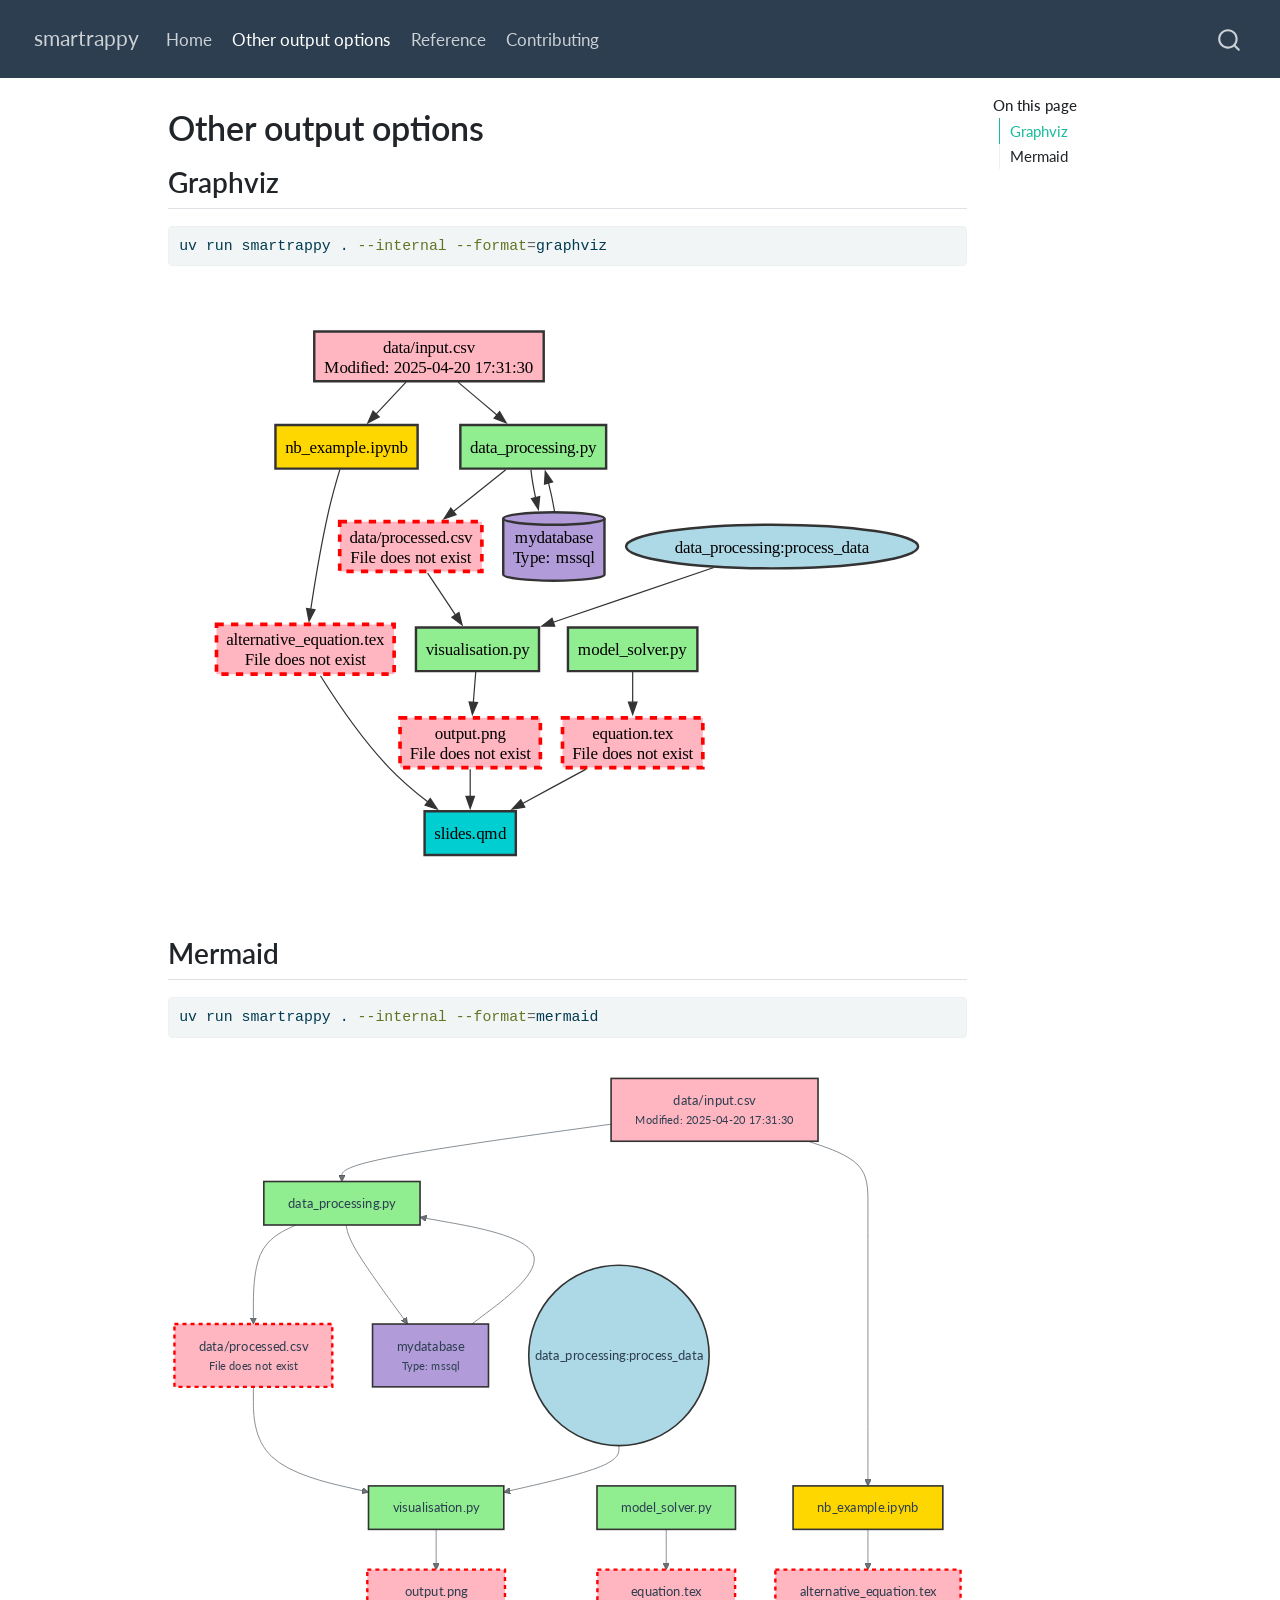
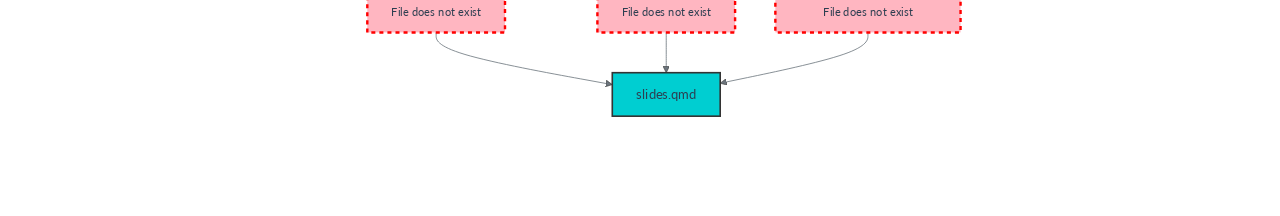
<file: output_options.html>
<!DOCTYPE html>
<html xmlns="http://www.w3.org/1999/xhtml" lang="en" xml:lang="en"><head>

<meta charset="utf-8">
<meta name="generator" content="quarto-1.8.24">

<meta name="viewport" content="width=device-width, initial-scale=1.0, user-scalable=yes">


<title>Other output options – smartrappy</title>
<style>
code{white-space: pre-wrap;}
span.smallcaps{font-variant: small-caps;}
div.columns{display: flex; gap: min(4vw, 1.5em);}
div.column{flex: auto; overflow-x: auto;}
div.hanging-indent{margin-left: 1.5em; text-indent: -1.5em;}
ul.task-list{list-style: none;}
ul.task-list li input[type="checkbox"] {
  width: 0.8em;
  margin: 0 0.8em 0.2em -1em; /* quarto-specific, see https://github.com/quarto-dev/quarto-cli/issues/4556 */ 
  vertical-align: middle;
}
/* CSS for syntax highlighting */
html { -webkit-text-size-adjust: 100%; }
pre > code.sourceCode { white-space: pre; position: relative; }
pre > code.sourceCode > span { display: inline-block; line-height: 1.25; }
pre > code.sourceCode > span:empty { height: 1.2em; }
.sourceCode { overflow: visible; }
code.sourceCode > span { color: inherit; text-decoration: inherit; }
div.sourceCode { margin: 1em 0; }
pre.sourceCode { margin: 0; }
@media screen {
div.sourceCode { overflow: auto; }
}
@media print {
pre > code.sourceCode { white-space: pre-wrap; }
pre > code.sourceCode > span { text-indent: -5em; padding-left: 5em; }
}
pre.numberSource code
  { counter-reset: source-line 0; }
pre.numberSource code > span
  { position: relative; left: -4em; counter-increment: source-line; }
pre.numberSource code > span > a:first-child::before
  { content: counter(source-line);
    position: relative; left: -1em; text-align: right; vertical-align: baseline;
    border: none; display: inline-block;
    -webkit-touch-callout: none; -webkit-user-select: none;
    -khtml-user-select: none; -moz-user-select: none;
    -ms-user-select: none; user-select: none;
    padding: 0 4px; width: 4em;
  }
pre.numberSource { margin-left: 3em;  padding-left: 4px; }
div.sourceCode
  {   }
@media screen {
pre > code.sourceCode > span > a:first-child::before { text-decoration: underline; }
}
</style>


<script src="site_libs/quarto-nav/quarto-nav.js"></script>
<script src="site_libs/quarto-nav/headroom.min.js"></script>
<script src="site_libs/clipboard/clipboard.min.js"></script>
<script src="site_libs/quarto-search/autocomplete.umd.js"></script>
<script src="site_libs/quarto-search/fuse.min.js"></script>
<script src="site_libs/quarto-search/quarto-search.js"></script>
<meta name="quarto:offset" content="./">
<link href="./favicon.png" rel="icon" type="image/png">
<script src="site_libs/quarto-html/quarto.js" type="module"></script>
<script src="site_libs/quarto-html/tabsets/tabsets.js" type="module"></script>
<script src="site_libs/quarto-html/axe/axe-check.js" type="module"></script>
<script src="site_libs/quarto-html/popper.min.js"></script>
<script src="site_libs/quarto-html/tippy.umd.min.js"></script>
<script src="site_libs/quarto-html/anchor.min.js"></script>
<link href="site_libs/quarto-html/tippy.css" rel="stylesheet">
<link href="site_libs/quarto-html/quarto-syntax-highlighting-dc55a5b9e770e841cd82e46aadbfb9b0.css" rel="stylesheet" id="quarto-text-highlighting-styles">
<script src="site_libs/bootstrap/bootstrap.min.js"></script>
<link href="site_libs/bootstrap/bootstrap-icons.css" rel="stylesheet">
<link href="site_libs/bootstrap/bootstrap-960d9d362f81d399278ec3e29b622b37.min.css" rel="stylesheet" append-hash="true" id="quarto-bootstrap" data-mode="light">
<script id="quarto-search-options" type="application/json">{
  "location": "navbar",
  "copy-button": false,
  "collapse-after": 3,
  "panel-placement": "end",
  "type": "overlay",
  "limit": 50,
  "keyboard-shortcut": [
    "f",
    "/",
    "s"
  ],
  "show-item-context": false,
  "language": {
    "search-no-results-text": "No results",
    "search-matching-documents-text": "matching documents",
    "search-copy-link-title": "Copy link to search",
    "search-hide-matches-text": "Hide additional matches",
    "search-more-match-text": "more match in this document",
    "search-more-matches-text": "more matches in this document",
    "search-clear-button-title": "Clear",
    "search-text-placeholder": "",
    "search-detached-cancel-button-title": "Cancel",
    "search-submit-button-title": "Submit",
    "search-label": "Search"
  }
}</script>
<script src="site_libs/quarto-diagram/mermaid.min.js"></script>
<script src="site_libs/quarto-diagram/mermaid-init.js"></script>
<link href="site_libs/quarto-diagram/mermaid.css" rel="stylesheet">


<link rel="stylesheet" href="styles.css">
<meta name="twitter:title" content="Other output options – smartrappy">
<meta name="twitter:image" content="output.svg">
<meta name="twitter:card" content="summary_large_image">
</head>

<body class="nav-fixed quarto-light">

<div id="quarto-search-results"></div>
  <header id="quarto-header" class="headroom fixed-top">
    <nav class="navbar navbar-expand-lg " data-bs-theme="dark">
      <div class="navbar-container container-fluid">
      <div class="navbar-brand-container mx-auto">
    <a href="./index.html" class="navbar-brand navbar-brand-logo">
    </a>
    <a class="navbar-brand" href="./index.html">
    <span class="navbar-title">smartrappy</span>
    </a>
  </div>
            <div id="quarto-search" class="" title="Search"></div>
          <button class="navbar-toggler" type="button" data-bs-toggle="collapse" data-bs-target="#navbarCollapse" aria-controls="navbarCollapse" role="menu" aria-expanded="false" aria-label="Toggle navigation" onclick="if (window.quartoToggleHeadroom) { window.quartoToggleHeadroom(); }">
  <span class="navbar-toggler-icon"></span>
</button>
          <div class="collapse navbar-collapse" id="navbarCollapse">
            <ul class="navbar-nav navbar-nav-scroll me-auto">
  <li class="nav-item">
    <a class="nav-link" href="./index.html"> 
<span class="menu-text">Home</span></a>
  </li>  
  <li class="nav-item">
    <a class="nav-link active" href="./output_options.html" aria-current="page"> 
<span class="menu-text">Other output options</span></a>
  </li>  
  <li class="nav-item">
    <a class="nav-link" href="./reference/index.html"> 
<span class="menu-text">Reference</span></a>
  </li>  
  <li class="nav-item">
    <a class="nav-link" href="./contributing.html"> 
<span class="menu-text">Contributing</span></a>
  </li>  
</ul>
          </div> <!-- /navcollapse -->
            <div class="quarto-navbar-tools">
</div>
      </div> <!-- /container-fluid -->
    </nav>
</header>
<!-- content -->
<div id="quarto-content" class="quarto-container page-columns page-rows-contents page-layout-article page-navbar">
<!-- sidebar -->
<!-- margin-sidebar -->
    <div id="quarto-margin-sidebar" class="sidebar margin-sidebar">
        <nav id="TOC" role="doc-toc" class="toc-active">
    <h2 id="toc-title">On this page</h2>
   
  <ul>
  <li><a href="#graphviz" id="toc-graphviz" class="nav-link active" data-scroll-target="#graphviz">Graphviz</a></li>
  <li><a href="#mermaid" id="toc-mermaid" class="nav-link" data-scroll-target="#mermaid">Mermaid</a></li>
  </ul>
</nav>
    </div>
<!-- main -->
<main class="content" id="quarto-document-content">

<header id="title-block-header" class="quarto-title-block default">
<div class="quarto-title">
<h1 class="title">Other output options</h1>
</div>



<div class="quarto-title-meta">

    
  
    
  </div>
  


</header>


<section id="graphviz" class="level2">
<h2 class="anchored" data-anchor-id="graphviz">Graphviz</h2>
<div class="code-copy-outer-scaffold"><div class="sourceCode" id="cb1"><pre class="sourceCode bash code-with-copy"><code class="sourceCode bash"><span id="cb1-1"><a href="#cb1-1" aria-hidden="true" tabindex="-1"></a><span class="ex">uv</span> run smartrappy . <span class="at">--internal</span> <span class="at">--format</span><span class="op">=</span>graphviz</span></code></pre></div><button title="Copy to Clipboard" class="code-copy-button"><i class="bi"></i></button></div>
<p><img src="output.svg" class="img-fluid"></p>
</section>
<section id="mermaid" class="level2">
<h2 class="anchored" data-anchor-id="mermaid">Mermaid</h2>
<div class="code-copy-outer-scaffold"><div class="sourceCode" id="cb2"><pre class="sourceCode bash code-with-copy"><code class="sourceCode bash"><span id="cb2-1"><a href="#cb2-1" aria-hidden="true" tabindex="-1"></a><span class="ex">uv</span> run smartrappy . <span class="at">--internal</span> <span class="at">--format</span><span class="op">=</span>mermaid</span></code></pre></div><button title="Copy to Clipboard" class="code-copy-button"><i class="bi"></i></button></div>
<div class="cell" data-layout-align="default">
<div class="cell-output-display">
<div>
<p></p><figure class="figure"><p></p>
<div>
<pre class="mermaid mermaid-js">graph TD
    %% Style definitions
    classDef scriptNode fill:#90EE90,stroke:#333,stroke-width:2px;
    classDef fileNode fill:#FFB6C1,stroke:#333,stroke-width:2px;
    classDef quartoNode fill:#00CED1,stroke:#333,stroke-width:2px;
    classDef notebookNode fill:#FFD700,stroke:#333,stroke-width:2px;
    classDef missingFile fill:#FFB6C1,stroke:#FF0000,stroke-width:3px,stroke-dasharray: 5 5;
    classDef internalModule fill:#ADD8E6,stroke:#333,stroke-width:2px;
    classDef externalModule fill:#FFA07A,stroke:#333,stroke-width:2px;
    classDef importedItem fill:#ADD8E6,stroke:#333,stroke-width:2px,shape:circle;
    classDef externalImportedItem fill:#FFA07A,stroke:#333,stroke-width:2px,shape:circle;
    classDef databaseNode fill:#B19CD9,stroke:#333,stroke-width:2px,shape:cylinder;

    %% Nodes
    quarto_document_13558783["slides.qmd"]:::quartoNode
    data_file_14384327["output.png&lt;br/&gt;&lt;small&gt;File does not exist&lt;/small&gt;"]:::missingFile
    data_file_7682433["equation.tex&lt;br/&gt;&lt;small&gt;File does not exist&lt;/small&gt;"]:::missingFile
    data_file_5741772["alternative_equation.tex&lt;br/&gt;&lt;small&gt;File does not exist&lt;/small&gt;"]:::missingFile
    jupyter_notebook_2961208["nb_example.ipynb"]:::notebookNode
    data_file_1692456["data/input.csv&lt;br/&gt;&lt;small&gt;Modified: 2025-04-20 17:31:30&lt;/small&gt;"]:::fileNode
    script_5034441["model_solver.py"]:::scriptNode
    script_10331269["visualisation.py"]:::scriptNode
    data_file_9084974["data/processed.csv&lt;br/&gt;&lt;small&gt;File does not exist&lt;/small&gt;"]:::missingFile
    script_3375286["data_processing.py"]:::scriptNode
    database_3520401["mydatabase&lt;br/&gt;&lt;small&gt;Type: mssql&lt;/small&gt;"]:::databaseNode
    internal_module_3617581(("data_processing:process_data")):::importedItem

    %% Relationships
    data_file_14384327 --&gt; quarto_document_13558783
    data_file_7682433 --&gt; quarto_document_13558783
    data_file_5741772 --&gt; quarto_document_13558783
    data_file_1692456 --&gt; jupyter_notebook_2961208
    jupyter_notebook_2961208 --&gt; data_file_5741772
    script_5034441 --&gt; data_file_7682433
    script_10331269 --&gt; data_file_14384327
    data_file_9084974 --&gt; script_10331269
    script_3375286 --&gt; data_file_9084974
    data_file_1692456 --&gt; script_3375286
    database_3520401 --&gt; script_3375286
    script_3375286 --&gt; database_3520401
    internal_module_3617581 --&gt; script_10331269
</pre>
</div>
<p></p></figure><p></p>
</div>
</div>
</div>


</section>

</main> <!-- /main -->
<script id="quarto-html-after-body" type="application/javascript">
  window.document.addEventListener("DOMContentLoaded", function (event) {
    const icon = "";
    const anchorJS = new window.AnchorJS();
    anchorJS.options = {
      placement: 'right',
      icon: icon
    };
    anchorJS.add('.anchored');
    const isCodeAnnotation = (el) => {
      for (const clz of el.classList) {
        if (clz.startsWith('code-annotation-')) {                     
          return true;
        }
      }
      return false;
    }
    const onCopySuccess = function(e) {
      // button target
      const button = e.trigger;
      // don't keep focus
      button.blur();
      // flash "checked"
      button.classList.add('code-copy-button-checked');
      var currentTitle = button.getAttribute("title");
      button.setAttribute("title", "Copied!");
      let tooltip;
      if (window.bootstrap) {
        button.setAttribute("data-bs-toggle", "tooltip");
        button.setAttribute("data-bs-placement", "left");
        button.setAttribute("data-bs-title", "Copied!");
        tooltip = new bootstrap.Tooltip(button, 
          { trigger: "manual", 
            customClass: "code-copy-button-tooltip",
            offset: [0, -8]});
        tooltip.show();    
      }
      setTimeout(function() {
        if (tooltip) {
          tooltip.hide();
          button.removeAttribute("data-bs-title");
          button.removeAttribute("data-bs-toggle");
          button.removeAttribute("data-bs-placement");
        }
        button.setAttribute("title", currentTitle);
        button.classList.remove('code-copy-button-checked');
      }, 1000);
      // clear code selection
      e.clearSelection();
    }
    const getTextToCopy = function(trigger) {
      const outerScaffold = trigger.parentElement.cloneNode(true);
      const codeEl = outerScaffold.querySelector('code');
      for (const childEl of codeEl.children) {
        if (isCodeAnnotation(childEl)) {
          childEl.remove();
        }
      }
      return codeEl.innerText;
    }
    const clipboard = new window.ClipboardJS('.code-copy-button:not([data-in-quarto-modal])', {
      text: getTextToCopy
    });
    clipboard.on('success', onCopySuccess);
    if (window.document.getElementById('quarto-embedded-source-code-modal')) {
      const clipboardModal = new window.ClipboardJS('.code-copy-button[data-in-quarto-modal]', {
        text: getTextToCopy,
        container: window.document.getElementById('quarto-embedded-source-code-modal')
      });
      clipboardModal.on('success', onCopySuccess);
    }
      var localhostRegex = new RegExp(/^(?:http|https):\/\/localhost\:?[0-9]*\//);
      var mailtoRegex = new RegExp(/^mailto:/);
        var filterRegex = new RegExp('/' + window.location.host + '/');
      var isInternal = (href) => {
          return filterRegex.test(href) || localhostRegex.test(href) || mailtoRegex.test(href);
      }
      // Inspect non-navigation links and adorn them if external
     var links = window.document.querySelectorAll('a[href]:not(.nav-link):not(.navbar-brand):not(.toc-action):not(.sidebar-link):not(.sidebar-item-toggle):not(.pagination-link):not(.no-external):not([aria-hidden]):not(.dropdown-item):not(.quarto-navigation-tool):not(.about-link)');
      for (var i=0; i<links.length; i++) {
        const link = links[i];
        if (!isInternal(link.href)) {
          // undo the damage that might have been done by quarto-nav.js in the case of
          // links that we want to consider external
          if (link.dataset.originalHref !== undefined) {
            link.href = link.dataset.originalHref;
          }
        }
      }
    function tippyHover(el, contentFn, onTriggerFn, onUntriggerFn) {
      const config = {
        allowHTML: true,
        maxWidth: 500,
        delay: 100,
        arrow: false,
        appendTo: function(el) {
            return el.parentElement;
        },
        interactive: true,
        interactiveBorder: 10,
        theme: 'quarto',
        placement: 'bottom-start',
      };
      if (contentFn) {
        config.content = contentFn;
      }
      if (onTriggerFn) {
        config.onTrigger = onTriggerFn;
      }
      if (onUntriggerFn) {
        config.onUntrigger = onUntriggerFn;
      }
      window.tippy(el, config); 
    }
    const noterefs = window.document.querySelectorAll('a[role="doc-noteref"]');
    for (var i=0; i<noterefs.length; i++) {
      const ref = noterefs[i];
      tippyHover(ref, function() {
        // use id or data attribute instead here
        let href = ref.getAttribute('data-footnote-href') || ref.getAttribute('href');
        try { href = new URL(href).hash; } catch {}
        const id = href.replace(/^#\/?/, "");
        const note = window.document.getElementById(id);
        if (note) {
          return note.innerHTML;
        } else {
          return "";
        }
      });
    }
    const xrefs = window.document.querySelectorAll('a.quarto-xref');
    const processXRef = (id, note) => {
      // Strip column container classes
      const stripColumnClz = (el) => {
        el.classList.remove("page-full", "page-columns");
        if (el.children) {
          for (const child of el.children) {
            stripColumnClz(child);
          }
        }
      }
      stripColumnClz(note)
      if (id === null || id.startsWith('sec-')) {
        // Special case sections, only their first couple elements
        const container = document.createElement("div");
        if (note.children && note.children.length > 2) {
          container.appendChild(note.children[0].cloneNode(true));
          for (let i = 1; i < note.children.length; i++) {
            const child = note.children[i];
            if (child.tagName === "P" && child.innerText === "") {
              continue;
            } else {
              container.appendChild(child.cloneNode(true));
              break;
            }
          }
          if (window.Quarto?.typesetMath) {
            window.Quarto.typesetMath(container);
          }
          return container.innerHTML
        } else {
          if (window.Quarto?.typesetMath) {
            window.Quarto.typesetMath(note);
          }
          return note.innerHTML;
        }
      } else {
        // Remove any anchor links if they are present
        const anchorLink = note.querySelector('a.anchorjs-link');
        if (anchorLink) {
          anchorLink.remove();
        }
        if (window.Quarto?.typesetMath) {
          window.Quarto.typesetMath(note);
        }
        if (note.classList.contains("callout")) {
          return note.outerHTML;
        } else {
          return note.innerHTML;
        }
      }
    }
    for (var i=0; i<xrefs.length; i++) {
      const xref = xrefs[i];
      tippyHover(xref, undefined, function(instance) {
        instance.disable();
        let url = xref.getAttribute('href');
        let hash = undefined; 
        if (url.startsWith('#')) {
          hash = url;
        } else {
          try { hash = new URL(url).hash; } catch {}
        }
        if (hash) {
          const id = hash.replace(/^#\/?/, "");
          const note = window.document.getElementById(id);
          if (note !== null) {
            try {
              const html = processXRef(id, note.cloneNode(true));
              instance.setContent(html);
            } finally {
              instance.enable();
              instance.show();
            }
          } else {
            // See if we can fetch this
            fetch(url.split('#')[0])
            .then(res => res.text())
            .then(html => {
              const parser = new DOMParser();
              const htmlDoc = parser.parseFromString(html, "text/html");
              const note = htmlDoc.getElementById(id);
              if (note !== null) {
                const html = processXRef(id, note);
                instance.setContent(html);
              } 
            }).finally(() => {
              instance.enable();
              instance.show();
            });
          }
        } else {
          // See if we can fetch a full url (with no hash to target)
          // This is a special case and we should probably do some content thinning / targeting
          fetch(url)
          .then(res => res.text())
          .then(html => {
            const parser = new DOMParser();
            const htmlDoc = parser.parseFromString(html, "text/html");
            const note = htmlDoc.querySelector('main.content');
            if (note !== null) {
              // This should only happen for chapter cross references
              // (since there is no id in the URL)
              // remove the first header
              if (note.children.length > 0 && note.children[0].tagName === "HEADER") {
                note.children[0].remove();
              }
              const html = processXRef(null, note);
              instance.setContent(html);
            } 
          }).finally(() => {
            instance.enable();
            instance.show();
          });
        }
      }, function(instance) {
      });
    }
        let selectedAnnoteEl;
        const selectorForAnnotation = ( cell, annotation) => {
          let cellAttr = 'data-code-cell="' + cell + '"';
          let lineAttr = 'data-code-annotation="' +  annotation + '"';
          const selector = 'span[' + cellAttr + '][' + lineAttr + ']';
          return selector;
        }
        const selectCodeLines = (annoteEl) => {
          const doc = window.document;
          const targetCell = annoteEl.getAttribute("data-target-cell");
          const targetAnnotation = annoteEl.getAttribute("data-target-annotation");
          const annoteSpan = window.document.querySelector(selectorForAnnotation(targetCell, targetAnnotation));
          const lines = annoteSpan.getAttribute("data-code-lines").split(",");
          const lineIds = lines.map((line) => {
            return targetCell + "-" + line;
          })
          let top = null;
          let height = null;
          let parent = null;
          if (lineIds.length > 0) {
              //compute the position of the single el (top and bottom and make a div)
              const el = window.document.getElementById(lineIds[0]);
              top = el.offsetTop;
              height = el.offsetHeight;
              parent = el.parentElement.parentElement;
            if (lineIds.length > 1) {
              const lastEl = window.document.getElementById(lineIds[lineIds.length - 1]);
              const bottom = lastEl.offsetTop + lastEl.offsetHeight;
              height = bottom - top;
            }
            if (top !== null && height !== null && parent !== null) {
              // cook up a div (if necessary) and position it 
              let div = window.document.getElementById("code-annotation-line-highlight");
              if (div === null) {
                div = window.document.createElement("div");
                div.setAttribute("id", "code-annotation-line-highlight");
                div.style.position = 'absolute';
                parent.appendChild(div);
              }
              div.style.top = top - 2 + "px";
              div.style.height = height + 4 + "px";
              div.style.left = 0;
              let gutterDiv = window.document.getElementById("code-annotation-line-highlight-gutter");
              if (gutterDiv === null) {
                gutterDiv = window.document.createElement("div");
                gutterDiv.setAttribute("id", "code-annotation-line-highlight-gutter");
                gutterDiv.style.position = 'absolute';
                const codeCell = window.document.getElementById(targetCell);
                const gutter = codeCell.querySelector('.code-annotation-gutter');
                gutter.appendChild(gutterDiv);
              }
              gutterDiv.style.top = top - 2 + "px";
              gutterDiv.style.height = height + 4 + "px";
            }
            selectedAnnoteEl = annoteEl;
          }
        };
        const unselectCodeLines = () => {
          const elementsIds = ["code-annotation-line-highlight", "code-annotation-line-highlight-gutter"];
          elementsIds.forEach((elId) => {
            const div = window.document.getElementById(elId);
            if (div) {
              div.remove();
            }
          });
          selectedAnnoteEl = undefined;
        };
          // Handle positioning of the toggle
      window.addEventListener(
        "resize",
        throttle(() => {
          elRect = undefined;
          if (selectedAnnoteEl) {
            selectCodeLines(selectedAnnoteEl);
          }
        }, 10)
      );
      function throttle(fn, ms) {
      let throttle = false;
      let timer;
        return (...args) => {
          if(!throttle) { // first call gets through
              fn.apply(this, args);
              throttle = true;
          } else { // all the others get throttled
              if(timer) clearTimeout(timer); // cancel #2
              timer = setTimeout(() => {
                fn.apply(this, args);
                timer = throttle = false;
              }, ms);
          }
        };
      }
        // Attach click handler to the DT
        const annoteDls = window.document.querySelectorAll('dt[data-target-cell]');
        for (const annoteDlNode of annoteDls) {
          annoteDlNode.addEventListener('click', (event) => {
            const clickedEl = event.target;
            if (clickedEl !== selectedAnnoteEl) {
              unselectCodeLines();
              const activeEl = window.document.querySelector('dt[data-target-cell].code-annotation-active');
              if (activeEl) {
                activeEl.classList.remove('code-annotation-active');
              }
              selectCodeLines(clickedEl);
              clickedEl.classList.add('code-annotation-active');
            } else {
              // Unselect the line
              unselectCodeLines();
              clickedEl.classList.remove('code-annotation-active');
            }
          });
        }
    const findCites = (el) => {
      const parentEl = el.parentElement;
      if (parentEl) {
        const cites = parentEl.dataset.cites;
        if (cites) {
          return {
            el,
            cites: cites.split(' ')
          };
        } else {
          return findCites(el.parentElement)
        }
      } else {
        return undefined;
      }
    };
    var bibliorefs = window.document.querySelectorAll('a[role="doc-biblioref"]');
    for (var i=0; i<bibliorefs.length; i++) {
      const ref = bibliorefs[i];
      const citeInfo = findCites(ref);
      if (citeInfo) {
        tippyHover(citeInfo.el, function() {
          var popup = window.document.createElement('div');
          citeInfo.cites.forEach(function(cite) {
            var citeDiv = window.document.createElement('div');
            citeDiv.classList.add('hanging-indent');
            citeDiv.classList.add('csl-entry');
            var biblioDiv = window.document.getElementById('ref-' + cite);
            if (biblioDiv) {
              citeDiv.innerHTML = biblioDiv.innerHTML;
            }
            popup.appendChild(citeDiv);
          });
          return popup.innerHTML;
        });
      }
    }
  });
  </script>
</div> <!-- /content -->




</body></html>
</file>
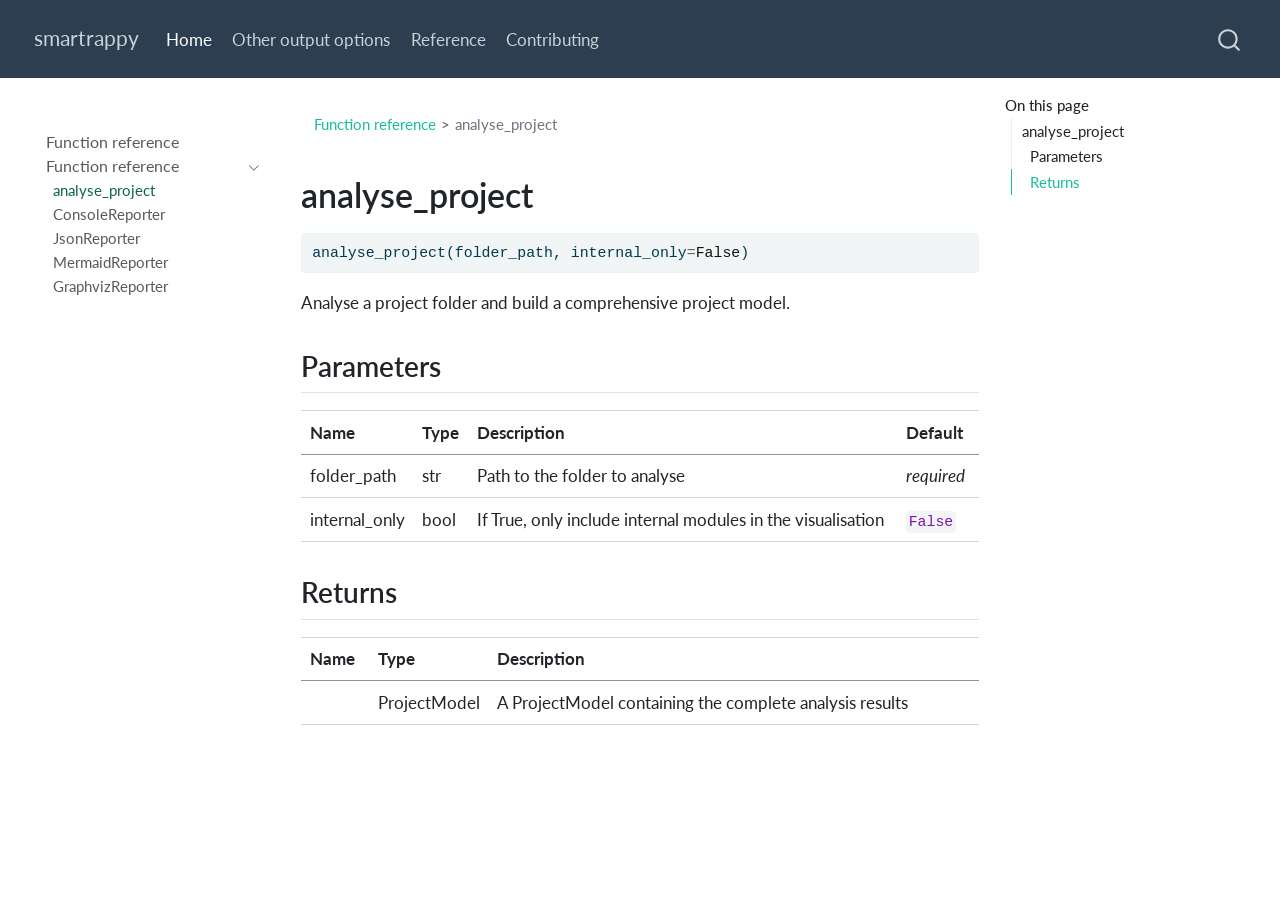
<file: reference/analyse_project.html>
<!DOCTYPE html>
<html xmlns="http://www.w3.org/1999/xhtml" lang="en" xml:lang="en"><head>

<meta charset="utf-8">
<meta name="generator" content="quarto-1.8.24">

<meta name="viewport" content="width=device-width, initial-scale=1.0, user-scalable=yes">


<title>analyse_project – smartrappy</title>
<style>
code{white-space: pre-wrap;}
span.smallcaps{font-variant: small-caps;}
div.columns{display: flex; gap: min(4vw, 1.5em);}
div.column{flex: auto; overflow-x: auto;}
div.hanging-indent{margin-left: 1.5em; text-indent: -1.5em;}
ul.task-list{list-style: none;}
ul.task-list li input[type="checkbox"] {
  width: 0.8em;
  margin: 0 0.8em 0.2em -1em; /* quarto-specific, see https://github.com/quarto-dev/quarto-cli/issues/4556 */ 
  vertical-align: middle;
}
/* CSS for syntax highlighting */
html { -webkit-text-size-adjust: 100%; }
pre > code.sourceCode { white-space: pre; position: relative; }
pre > code.sourceCode > span { display: inline-block; line-height: 1.25; }
pre > code.sourceCode > span:empty { height: 1.2em; }
.sourceCode { overflow: visible; }
code.sourceCode > span { color: inherit; text-decoration: inherit; }
div.sourceCode { margin: 1em 0; }
pre.sourceCode { margin: 0; }
@media screen {
div.sourceCode { overflow: auto; }
}
@media print {
pre > code.sourceCode { white-space: pre-wrap; }
pre > code.sourceCode > span { text-indent: -5em; padding-left: 5em; }
}
pre.numberSource code
  { counter-reset: source-line 0; }
pre.numberSource code > span
  { position: relative; left: -4em; counter-increment: source-line; }
pre.numberSource code > span > a:first-child::before
  { content: counter(source-line);
    position: relative; left: -1em; text-align: right; vertical-align: baseline;
    border: none; display: inline-block;
    -webkit-touch-callout: none; -webkit-user-select: none;
    -khtml-user-select: none; -moz-user-select: none;
    -ms-user-select: none; user-select: none;
    padding: 0 4px; width: 4em;
  }
pre.numberSource { margin-left: 3em;  padding-left: 4px; }
div.sourceCode
  {   }
@media screen {
pre > code.sourceCode > span > a:first-child::before { text-decoration: underline; }
}
</style>


<script src="../site_libs/quarto-nav/quarto-nav.js"></script>
<script src="../site_libs/quarto-nav/headroom.min.js"></script>
<script src="../site_libs/clipboard/clipboard.min.js"></script>
<script src="../site_libs/quarto-search/autocomplete.umd.js"></script>
<script src="../site_libs/quarto-search/fuse.min.js"></script>
<script src="../site_libs/quarto-search/quarto-search.js"></script>
<meta name="quarto:offset" content="../">
<link href="../favicon.png" rel="icon" type="image/png">
<script src="../site_libs/quarto-html/quarto.js" type="module"></script>
<script src="../site_libs/quarto-html/tabsets/tabsets.js" type="module"></script>
<script src="../site_libs/quarto-html/axe/axe-check.js" type="module"></script>
<script src="../site_libs/quarto-html/popper.min.js"></script>
<script src="../site_libs/quarto-html/tippy.umd.min.js"></script>
<script src="../site_libs/quarto-html/anchor.min.js"></script>
<link href="../site_libs/quarto-html/tippy.css" rel="stylesheet">
<link href="../site_libs/quarto-html/quarto-syntax-highlighting-dc55a5b9e770e841cd82e46aadbfb9b0.css" rel="stylesheet" id="quarto-text-highlighting-styles">
<script src="../site_libs/bootstrap/bootstrap.min.js"></script>
<link href="../site_libs/bootstrap/bootstrap-icons.css" rel="stylesheet">
<link href="../site_libs/bootstrap/bootstrap-960d9d362f81d399278ec3e29b622b37.min.css" rel="stylesheet" append-hash="true" id="quarto-bootstrap" data-mode="light">
<script id="quarto-search-options" type="application/json">{
  "location": "navbar",
  "copy-button": false,
  "collapse-after": 3,
  "panel-placement": "end",
  "type": "overlay",
  "limit": 50,
  "keyboard-shortcut": [
    "f",
    "/",
    "s"
  ],
  "show-item-context": false,
  "language": {
    "search-no-results-text": "No results",
    "search-matching-documents-text": "matching documents",
    "search-copy-link-title": "Copy link to search",
    "search-hide-matches-text": "Hide additional matches",
    "search-more-match-text": "more match in this document",
    "search-more-matches-text": "more matches in this document",
    "search-clear-button-title": "Clear",
    "search-text-placeholder": "",
    "search-detached-cancel-button-title": "Cancel",
    "search-submit-button-title": "Submit",
    "search-label": "Search"
  }
}</script>


<link rel="stylesheet" href="../styles.css">
<meta name="twitter:title" content="smartrappy">
<meta name="twitter:description" content="">
<meta name="twitter:card" content="summary">
</head>

<body class="nav-sidebar floating nav-fixed quarto-light">

<div id="quarto-search-results"></div>
  <header id="quarto-header" class="headroom fixed-top">
    <nav class="navbar navbar-expand-lg " data-bs-theme="dark">
      <div class="navbar-container container-fluid">
      <div class="navbar-brand-container mx-auto">
    <a href="../index.html" class="navbar-brand navbar-brand-logo">
    </a>
    <a class="navbar-brand" href="../index.html">
    <span class="navbar-title">smartrappy</span>
    </a>
  </div>
            <div id="quarto-search" class="" title="Search"></div>
          <button class="navbar-toggler" type="button" data-bs-toggle="collapse" data-bs-target="#navbarCollapse" aria-controls="navbarCollapse" role="menu" aria-expanded="false" aria-label="Toggle navigation" onclick="if (window.quartoToggleHeadroom) { window.quartoToggleHeadroom(); }">
  <span class="navbar-toggler-icon"></span>
</button>
          <div class="collapse navbar-collapse" id="navbarCollapse">
            <ul class="navbar-nav navbar-nav-scroll me-auto">
  <li class="nav-item">
    <a class="nav-link active" href="../index.html" aria-current="page"> 
<span class="menu-text">Home</span></a>
  </li>  
  <li class="nav-item">
    <a class="nav-link" href="../output_options.html"> 
<span class="menu-text">Other output options</span></a>
  </li>  
  <li class="nav-item">
    <a class="nav-link" href="../reference/index.html"> 
<span class="menu-text">Reference</span></a>
  </li>  
  <li class="nav-item">
    <a class="nav-link" href="../contributing.html"> 
<span class="menu-text">Contributing</span></a>
  </li>  
</ul>
          </div> <!-- /navcollapse -->
            <div class="quarto-navbar-tools">
</div>
      </div> <!-- /container-fluid -->
    </nav>
  <nav class="quarto-secondary-nav">
    <div class="container-fluid d-flex">
      <button type="button" class="quarto-btn-toggle btn" data-bs-toggle="collapse" role="button" data-bs-target=".quarto-sidebar-collapse-item" aria-controls="quarto-sidebar" aria-expanded="false" aria-label="Toggle sidebar navigation" onclick="if (window.quartoToggleHeadroom) { window.quartoToggleHeadroom(); }">
        <i class="bi bi-layout-text-sidebar-reverse"></i>
      </button>
        <nav class="quarto-page-breadcrumbs" aria-label="breadcrumb"><ol class="breadcrumb"><li class="breadcrumb-item"><a href="../reference/analyse_project.html">Function reference</a></li><li class="breadcrumb-item"><a href="../reference/analyse_project.html">analyse_project</a></li></ol></nav>
        <a class="flex-grow-1" role="navigation" data-bs-toggle="collapse" data-bs-target=".quarto-sidebar-collapse-item" aria-controls="quarto-sidebar" aria-expanded="false" aria-label="Toggle sidebar navigation" onclick="if (window.quartoToggleHeadroom) { window.quartoToggleHeadroom(); }">      
        </a>
    </div>
  </nav>
</header>
<!-- content -->
<div id="quarto-content" class="quarto-container page-columns page-rows-contents page-layout-article page-navbar">
<!-- sidebar -->
  <nav id="quarto-sidebar" class="sidebar collapse collapse-horizontal quarto-sidebar-collapse-item sidebar-navigation floating overflow-auto">
    <div class="pt-lg-2 mt-2 text-left sidebar-header">
      <a href="../index.html" class="sidebar-logo-link">
      </a>
      </div>
    <div class="sidebar-menu-container"> 
    <ul class="list-unstyled mt-1">
        <li class="sidebar-item">
  <div class="sidebar-item-container"> 
  <a href="../reference/index.html" class="sidebar-item-text sidebar-link">
 <span class="menu-text">Function reference</span></a>
  </div>
</li>
        <li class="sidebar-item sidebar-item-section">
      <div class="sidebar-item-container"> 
            <a class="sidebar-item-text sidebar-link text-start" data-bs-toggle="collapse" data-bs-target="#quarto-sidebar-section-1" role="navigation" aria-expanded="true">
 <span class="menu-text">Function reference</span></a>
          <a class="sidebar-item-toggle text-start" data-bs-toggle="collapse" data-bs-target="#quarto-sidebar-section-1" role="navigation" aria-expanded="true" aria-label="Toggle section">
            <i class="bi bi-chevron-right ms-2"></i>
          </a> 
      </div>
      <ul id="quarto-sidebar-section-1" class="collapse list-unstyled sidebar-section depth1 show">  
          <li class="sidebar-item">
  <div class="sidebar-item-container"> 
  <a href="../reference/analyse_project.html" class="sidebar-item-text sidebar-link active">
 <span class="menu-text">analyse_project</span></a>
  </div>
</li>
          <li class="sidebar-item">
  <div class="sidebar-item-container"> 
  <a href="../reference/ConsoleReporter.html" class="sidebar-item-text sidebar-link">
 <span class="menu-text">ConsoleReporter</span></a>
  </div>
</li>
          <li class="sidebar-item">
  <div class="sidebar-item-container"> 
  <a href="../reference/JsonReporter.html" class="sidebar-item-text sidebar-link">
 <span class="menu-text">JsonReporter</span></a>
  </div>
</li>
          <li class="sidebar-item">
  <div class="sidebar-item-container"> 
  <a href="../reference/MermaidReporter.html" class="sidebar-item-text sidebar-link">
 <span class="menu-text">MermaidReporter</span></a>
  </div>
</li>
          <li class="sidebar-item">
  <div class="sidebar-item-container"> 
  <a href="../reference/GraphvizReporter.html" class="sidebar-item-text sidebar-link">
 <span class="menu-text">GraphvizReporter</span></a>
  </div>
</li>
      </ul>
  </li>
    </ul>
    </div>
</nav>
<div id="quarto-sidebar-glass" class="quarto-sidebar-collapse-item" data-bs-toggle="collapse" data-bs-target=".quarto-sidebar-collapse-item"></div>
<!-- margin-sidebar -->
    <div id="quarto-margin-sidebar" class="sidebar margin-sidebar">
        <nav id="TOC" role="doc-toc" class="toc-active">
    <h2 id="toc-title">On this page</h2>
   
  <ul>
  <li><a href="#smartrappy.analyse_project" id="toc-smartrappy.analyse_project" class="nav-link active" data-scroll-target="#smartrappy.analyse_project">analyse_project</a>
  <ul class="collapse">
  <li><a href="#parameters" id="toc-parameters" class="nav-link" data-scroll-target="#parameters">Parameters</a></li>
  <li><a href="#returns" id="toc-returns" class="nav-link" data-scroll-target="#returns">Returns</a></li>
  </ul></li>
  </ul>
</nav>
    </div>
<!-- main -->
<main class="content" id="quarto-document-content"><header id="title-block-header" class="quarto-title-block"><nav class="quarto-page-breadcrumbs quarto-title-breadcrumbs d-none d-lg-block" aria-label="breadcrumb"><ol class="breadcrumb"><li class="breadcrumb-item"><a href="../reference/analyse_project.html">Function reference</a></li><li class="breadcrumb-item"><a href="../reference/analyse_project.html">analyse_project</a></li></ol></nav></header>




<section id="smartrappy.analyse_project" class="level1">
<h1>analyse_project</h1>
<div class="code-copy-outer-scaffold"><div class="sourceCode" id="cb1"><pre class="sourceCode python code-with-copy"><code class="sourceCode python"><span id="cb1-1"><a href="#cb1-1" aria-hidden="true" tabindex="-1"></a>analyse_project(folder_path, internal_only<span class="op">=</span><span class="va">False</span>)</span></code></pre></div><button title="Copy to Clipboard" class="code-copy-button"><i class="bi"></i></button></div>
<p>Analyse a project folder and build a comprehensive project model.</p>
<section id="parameters" class="level2 doc-section doc-section-parameters">
<h2 class="doc-section doc-section-parameters anchored" data-anchor-id="parameters">Parameters</h2>
<table class="caption-top table">
<colgroup>
<col style="width: 15%">
<col style="width: 8%">
<col style="width: 63%">
<col style="width: 12%">
</colgroup>
<thead>
<tr class="header">
<th>Name</th>
<th>Type</th>
<th>Description</th>
<th>Default</th>
</tr>
</thead>
<tbody>
<tr class="odd">
<td>folder_path</td>
<td>str</td>
<td>Path to the folder to analyse</td>
<td><em>required</em></td>
</tr>
<tr class="even">
<td>internal_only</td>
<td>bool</td>
<td>If True, only include internal modules in the visualisation</td>
<td><code>False</code></td>
</tr>
</tbody>
</table>
</section>
<section id="returns" class="level2 doc-section doc-section-returns">
<h2 class="doc-section doc-section-returns anchored" data-anchor-id="returns">Returns</h2>
<table class="caption-top table">
<colgroup>
<col style="width: 10%">
<col style="width: 17%">
<col style="width: 72%">
</colgroup>
<thead>
<tr class="header">
<th>Name</th>
<th>Type</th>
<th>Description</th>
</tr>
</thead>
<tbody>
<tr class="odd">
<td></td>
<td>ProjectModel</td>
<td>A ProjectModel containing the complete analysis results</td>
</tr>
</tbody>
</table>


</section>
</section>

</main> <!-- /main -->
<script id="quarto-html-after-body" type="application/javascript">
  window.document.addEventListener("DOMContentLoaded", function (event) {
    const icon = "";
    const anchorJS = new window.AnchorJS();
    anchorJS.options = {
      placement: 'right',
      icon: icon
    };
    anchorJS.add('.anchored');
    const isCodeAnnotation = (el) => {
      for (const clz of el.classList) {
        if (clz.startsWith('code-annotation-')) {                     
          return true;
        }
      }
      return false;
    }
    const onCopySuccess = function(e) {
      // button target
      const button = e.trigger;
      // don't keep focus
      button.blur();
      // flash "checked"
      button.classList.add('code-copy-button-checked');
      var currentTitle = button.getAttribute("title");
      button.setAttribute("title", "Copied!");
      let tooltip;
      if (window.bootstrap) {
        button.setAttribute("data-bs-toggle", "tooltip");
        button.setAttribute("data-bs-placement", "left");
        button.setAttribute("data-bs-title", "Copied!");
        tooltip = new bootstrap.Tooltip(button, 
          { trigger: "manual", 
            customClass: "code-copy-button-tooltip",
            offset: [0, -8]});
        tooltip.show();    
      }
      setTimeout(function() {
        if (tooltip) {
          tooltip.hide();
          button.removeAttribute("data-bs-title");
          button.removeAttribute("data-bs-toggle");
          button.removeAttribute("data-bs-placement");
        }
        button.setAttribute("title", currentTitle);
        button.classList.remove('code-copy-button-checked');
      }, 1000);
      // clear code selection
      e.clearSelection();
    }
    const getTextToCopy = function(trigger) {
      const outerScaffold = trigger.parentElement.cloneNode(true);
      const codeEl = outerScaffold.querySelector('code');
      for (const childEl of codeEl.children) {
        if (isCodeAnnotation(childEl)) {
          childEl.remove();
        }
      }
      return codeEl.innerText;
    }
    const clipboard = new window.ClipboardJS('.code-copy-button:not([data-in-quarto-modal])', {
      text: getTextToCopy
    });
    clipboard.on('success', onCopySuccess);
    if (window.document.getElementById('quarto-embedded-source-code-modal')) {
      const clipboardModal = new window.ClipboardJS('.code-copy-button[data-in-quarto-modal]', {
        text: getTextToCopy,
        container: window.document.getElementById('quarto-embedded-source-code-modal')
      });
      clipboardModal.on('success', onCopySuccess);
    }
      var localhostRegex = new RegExp(/^(?:http|https):\/\/localhost\:?[0-9]*\//);
      var mailtoRegex = new RegExp(/^mailto:/);
        var filterRegex = new RegExp('/' + window.location.host + '/');
      var isInternal = (href) => {
          return filterRegex.test(href) || localhostRegex.test(href) || mailtoRegex.test(href);
      }
      // Inspect non-navigation links and adorn them if external
     var links = window.document.querySelectorAll('a[href]:not(.nav-link):not(.navbar-brand):not(.toc-action):not(.sidebar-link):not(.sidebar-item-toggle):not(.pagination-link):not(.no-external):not([aria-hidden]):not(.dropdown-item):not(.quarto-navigation-tool):not(.about-link)');
      for (var i=0; i<links.length; i++) {
        const link = links[i];
        if (!isInternal(link.href)) {
          // undo the damage that might have been done by quarto-nav.js in the case of
          // links that we want to consider external
          if (link.dataset.originalHref !== undefined) {
            link.href = link.dataset.originalHref;
          }
        }
      }
    function tippyHover(el, contentFn, onTriggerFn, onUntriggerFn) {
      const config = {
        allowHTML: true,
        maxWidth: 500,
        delay: 100,
        arrow: false,
        appendTo: function(el) {
            return el.parentElement;
        },
        interactive: true,
        interactiveBorder: 10,
        theme: 'quarto',
        placement: 'bottom-start',
      };
      if (contentFn) {
        config.content = contentFn;
      }
      if (onTriggerFn) {
        config.onTrigger = onTriggerFn;
      }
      if (onUntriggerFn) {
        config.onUntrigger = onUntriggerFn;
      }
      window.tippy(el, config); 
    }
    const noterefs = window.document.querySelectorAll('a[role="doc-noteref"]');
    for (var i=0; i<noterefs.length; i++) {
      const ref = noterefs[i];
      tippyHover(ref, function() {
        // use id or data attribute instead here
        let href = ref.getAttribute('data-footnote-href') || ref.getAttribute('href');
        try { href = new URL(href).hash; } catch {}
        const id = href.replace(/^#\/?/, "");
        const note = window.document.getElementById(id);
        if (note) {
          return note.innerHTML;
        } else {
          return "";
        }
      });
    }
    const xrefs = window.document.querySelectorAll('a.quarto-xref');
    const processXRef = (id, note) => {
      // Strip column container classes
      const stripColumnClz = (el) => {
        el.classList.remove("page-full", "page-columns");
        if (el.children) {
          for (const child of el.children) {
            stripColumnClz(child);
          }
        }
      }
      stripColumnClz(note)
      if (id === null || id.startsWith('sec-')) {
        // Special case sections, only their first couple elements
        const container = document.createElement("div");
        if (note.children && note.children.length > 2) {
          container.appendChild(note.children[0].cloneNode(true));
          for (let i = 1; i < note.children.length; i++) {
            const child = note.children[i];
            if (child.tagName === "P" && child.innerText === "") {
              continue;
            } else {
              container.appendChild(child.cloneNode(true));
              break;
            }
          }
          if (window.Quarto?.typesetMath) {
            window.Quarto.typesetMath(container);
          }
          return container.innerHTML
        } else {
          if (window.Quarto?.typesetMath) {
            window.Quarto.typesetMath(note);
          }
          return note.innerHTML;
        }
      } else {
        // Remove any anchor links if they are present
        const anchorLink = note.querySelector('a.anchorjs-link');
        if (anchorLink) {
          anchorLink.remove();
        }
        if (window.Quarto?.typesetMath) {
          window.Quarto.typesetMath(note);
        }
        if (note.classList.contains("callout")) {
          return note.outerHTML;
        } else {
          return note.innerHTML;
        }
      }
    }
    for (var i=0; i<xrefs.length; i++) {
      const xref = xrefs[i];
      tippyHover(xref, undefined, function(instance) {
        instance.disable();
        let url = xref.getAttribute('href');
        let hash = undefined; 
        if (url.startsWith('#')) {
          hash = url;
        } else {
          try { hash = new URL(url).hash; } catch {}
        }
        if (hash) {
          const id = hash.replace(/^#\/?/, "");
          const note = window.document.getElementById(id);
          if (note !== null) {
            try {
              const html = processXRef(id, note.cloneNode(true));
              instance.setContent(html);
            } finally {
              instance.enable();
              instance.show();
            }
          } else {
            // See if we can fetch this
            fetch(url.split('#')[0])
            .then(res => res.text())
            .then(html => {
              const parser = new DOMParser();
              const htmlDoc = parser.parseFromString(html, "text/html");
              const note = htmlDoc.getElementById(id);
              if (note !== null) {
                const html = processXRef(id, note);
                instance.setContent(html);
              } 
            }).finally(() => {
              instance.enable();
              instance.show();
            });
          }
        } else {
          // See if we can fetch a full url (with no hash to target)
          // This is a special case and we should probably do some content thinning / targeting
          fetch(url)
          .then(res => res.text())
          .then(html => {
            const parser = new DOMParser();
            const htmlDoc = parser.parseFromString(html, "text/html");
            const note = htmlDoc.querySelector('main.content');
            if (note !== null) {
              // This should only happen for chapter cross references
              // (since there is no id in the URL)
              // remove the first header
              if (note.children.length > 0 && note.children[0].tagName === "HEADER") {
                note.children[0].remove();
              }
              const html = processXRef(null, note);
              instance.setContent(html);
            } 
          }).finally(() => {
            instance.enable();
            instance.show();
          });
        }
      }, function(instance) {
      });
    }
        let selectedAnnoteEl;
        const selectorForAnnotation = ( cell, annotation) => {
          let cellAttr = 'data-code-cell="' + cell + '"';
          let lineAttr = 'data-code-annotation="' +  annotation + '"';
          const selector = 'span[' + cellAttr + '][' + lineAttr + ']';
          return selector;
        }
        const selectCodeLines = (annoteEl) => {
          const doc = window.document;
          const targetCell = annoteEl.getAttribute("data-target-cell");
          const targetAnnotation = annoteEl.getAttribute("data-target-annotation");
          const annoteSpan = window.document.querySelector(selectorForAnnotation(targetCell, targetAnnotation));
          const lines = annoteSpan.getAttribute("data-code-lines").split(",");
          const lineIds = lines.map((line) => {
            return targetCell + "-" + line;
          })
          let top = null;
          let height = null;
          let parent = null;
          if (lineIds.length > 0) {
              //compute the position of the single el (top and bottom and make a div)
              const el = window.document.getElementById(lineIds[0]);
              top = el.offsetTop;
              height = el.offsetHeight;
              parent = el.parentElement.parentElement;
            if (lineIds.length > 1) {
              const lastEl = window.document.getElementById(lineIds[lineIds.length - 1]);
              const bottom = lastEl.offsetTop + lastEl.offsetHeight;
              height = bottom - top;
            }
            if (top !== null && height !== null && parent !== null) {
              // cook up a div (if necessary) and position it 
              let div = window.document.getElementById("code-annotation-line-highlight");
              if (div === null) {
                div = window.document.createElement("div");
                div.setAttribute("id", "code-annotation-line-highlight");
                div.style.position = 'absolute';
                parent.appendChild(div);
              }
              div.style.top = top - 2 + "px";
              div.style.height = height + 4 + "px";
              div.style.left = 0;
              let gutterDiv = window.document.getElementById("code-annotation-line-highlight-gutter");
              if (gutterDiv === null) {
                gutterDiv = window.document.createElement("div");
                gutterDiv.setAttribute("id", "code-annotation-line-highlight-gutter");
                gutterDiv.style.position = 'absolute';
                const codeCell = window.document.getElementById(targetCell);
                const gutter = codeCell.querySelector('.code-annotation-gutter');
                gutter.appendChild(gutterDiv);
              }
              gutterDiv.style.top = top - 2 + "px";
              gutterDiv.style.height = height + 4 + "px";
            }
            selectedAnnoteEl = annoteEl;
          }
        };
        const unselectCodeLines = () => {
          const elementsIds = ["code-annotation-line-highlight", "code-annotation-line-highlight-gutter"];
          elementsIds.forEach((elId) => {
            const div = window.document.getElementById(elId);
            if (div) {
              div.remove();
            }
          });
          selectedAnnoteEl = undefined;
        };
          // Handle positioning of the toggle
      window.addEventListener(
        "resize",
        throttle(() => {
          elRect = undefined;
          if (selectedAnnoteEl) {
            selectCodeLines(selectedAnnoteEl);
          }
        }, 10)
      );
      function throttle(fn, ms) {
      let throttle = false;
      let timer;
        return (...args) => {
          if(!throttle) { // first call gets through
              fn.apply(this, args);
              throttle = true;
          } else { // all the others get throttled
              if(timer) clearTimeout(timer); // cancel #2
              timer = setTimeout(() => {
                fn.apply(this, args);
                timer = throttle = false;
              }, ms);
          }
        };
      }
        // Attach click handler to the DT
        const annoteDls = window.document.querySelectorAll('dt[data-target-cell]');
        for (const annoteDlNode of annoteDls) {
          annoteDlNode.addEventListener('click', (event) => {
            const clickedEl = event.target;
            if (clickedEl !== selectedAnnoteEl) {
              unselectCodeLines();
              const activeEl = window.document.querySelector('dt[data-target-cell].code-annotation-active');
              if (activeEl) {
                activeEl.classList.remove('code-annotation-active');
              }
              selectCodeLines(clickedEl);
              clickedEl.classList.add('code-annotation-active');
            } else {
              // Unselect the line
              unselectCodeLines();
              clickedEl.classList.remove('code-annotation-active');
            }
          });
        }
    const findCites = (el) => {
      const parentEl = el.parentElement;
      if (parentEl) {
        const cites = parentEl.dataset.cites;
        if (cites) {
          return {
            el,
            cites: cites.split(' ')
          };
        } else {
          return findCites(el.parentElement)
        }
      } else {
        return undefined;
      }
    };
    var bibliorefs = window.document.querySelectorAll('a[role="doc-biblioref"]');
    for (var i=0; i<bibliorefs.length; i++) {
      const ref = bibliorefs[i];
      const citeInfo = findCites(ref);
      if (citeInfo) {
        tippyHover(citeInfo.el, function() {
          var popup = window.document.createElement('div');
          citeInfo.cites.forEach(function(cite) {
            var citeDiv = window.document.createElement('div');
            citeDiv.classList.add('hanging-indent');
            citeDiv.classList.add('csl-entry');
            var biblioDiv = window.document.getElementById('ref-' + cite);
            if (biblioDiv) {
              citeDiv.innerHTML = biblioDiv.innerHTML;
            }
            popup.appendChild(citeDiv);
          });
          return popup.innerHTML;
        });
      }
    }
  });
  </script>
</div> <!-- /content -->




</body></html>
</file>
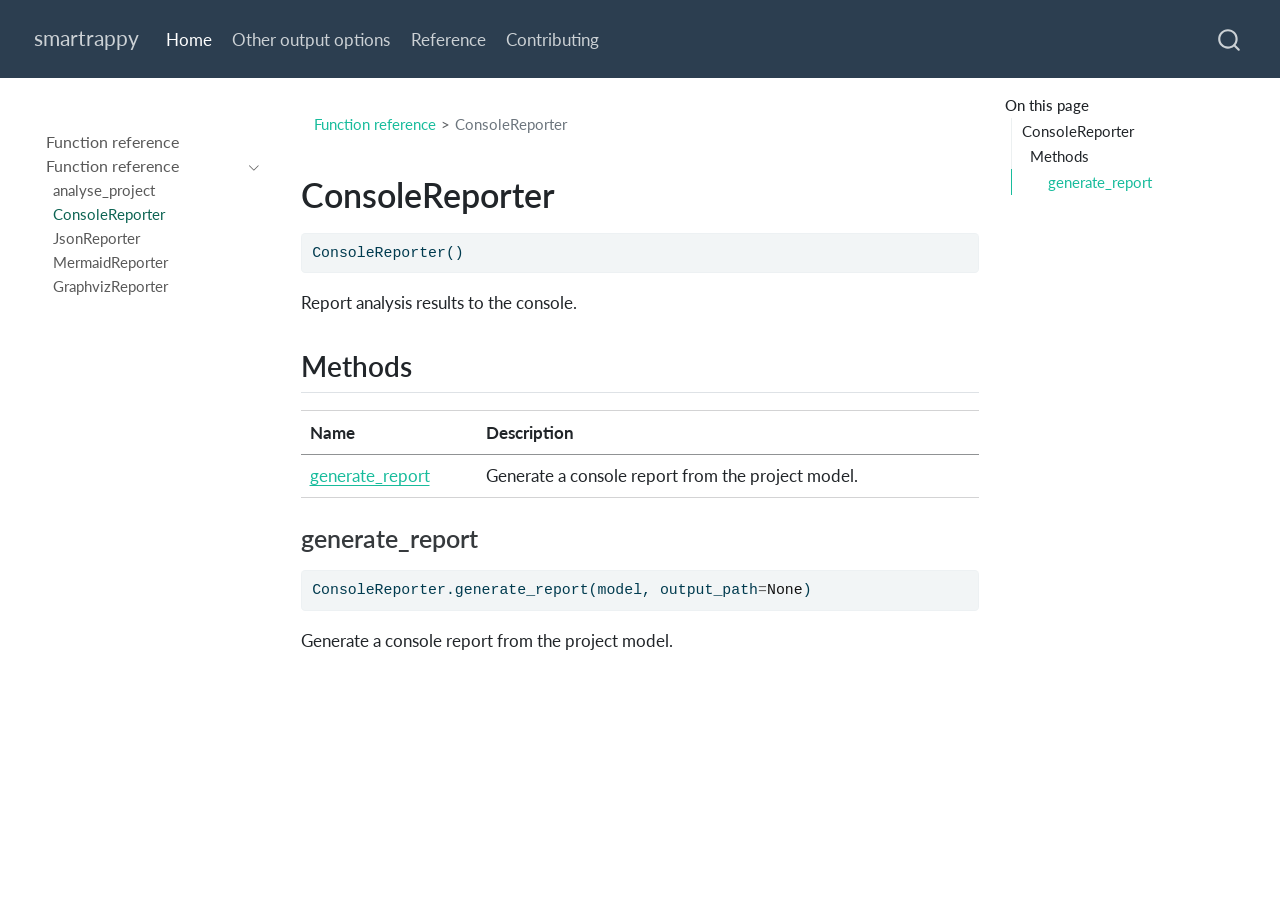
<file: reference/ConsoleReporter.html>
<!DOCTYPE html>
<html xmlns="http://www.w3.org/1999/xhtml" lang="en" xml:lang="en"><head>

<meta charset="utf-8">
<meta name="generator" content="quarto-1.8.24">

<meta name="viewport" content="width=device-width, initial-scale=1.0, user-scalable=yes">


<title>consolereporter – smartrappy</title>
<style>
code{white-space: pre-wrap;}
span.smallcaps{font-variant: small-caps;}
div.columns{display: flex; gap: min(4vw, 1.5em);}
div.column{flex: auto; overflow-x: auto;}
div.hanging-indent{margin-left: 1.5em; text-indent: -1.5em;}
ul.task-list{list-style: none;}
ul.task-list li input[type="checkbox"] {
  width: 0.8em;
  margin: 0 0.8em 0.2em -1em; /* quarto-specific, see https://github.com/quarto-dev/quarto-cli/issues/4556 */ 
  vertical-align: middle;
}
/* CSS for syntax highlighting */
html { -webkit-text-size-adjust: 100%; }
pre > code.sourceCode { white-space: pre; position: relative; }
pre > code.sourceCode > span { display: inline-block; line-height: 1.25; }
pre > code.sourceCode > span:empty { height: 1.2em; }
.sourceCode { overflow: visible; }
code.sourceCode > span { color: inherit; text-decoration: inherit; }
div.sourceCode { margin: 1em 0; }
pre.sourceCode { margin: 0; }
@media screen {
div.sourceCode { overflow: auto; }
}
@media print {
pre > code.sourceCode { white-space: pre-wrap; }
pre > code.sourceCode > span { text-indent: -5em; padding-left: 5em; }
}
pre.numberSource code
  { counter-reset: source-line 0; }
pre.numberSource code > span
  { position: relative; left: -4em; counter-increment: source-line; }
pre.numberSource code > span > a:first-child::before
  { content: counter(source-line);
    position: relative; left: -1em; text-align: right; vertical-align: baseline;
    border: none; display: inline-block;
    -webkit-touch-callout: none; -webkit-user-select: none;
    -khtml-user-select: none; -moz-user-select: none;
    -ms-user-select: none; user-select: none;
    padding: 0 4px; width: 4em;
  }
pre.numberSource { margin-left: 3em;  padding-left: 4px; }
div.sourceCode
  {   }
@media screen {
pre > code.sourceCode > span > a:first-child::before { text-decoration: underline; }
}
</style>


<script src="../site_libs/quarto-nav/quarto-nav.js"></script>
<script src="../site_libs/quarto-nav/headroom.min.js"></script>
<script src="../site_libs/clipboard/clipboard.min.js"></script>
<script src="../site_libs/quarto-search/autocomplete.umd.js"></script>
<script src="../site_libs/quarto-search/fuse.min.js"></script>
<script src="../site_libs/quarto-search/quarto-search.js"></script>
<meta name="quarto:offset" content="../">
<link href="../favicon.png" rel="icon" type="image/png">
<script src="../site_libs/quarto-html/quarto.js" type="module"></script>
<script src="../site_libs/quarto-html/tabsets/tabsets.js" type="module"></script>
<script src="../site_libs/quarto-html/axe/axe-check.js" type="module"></script>
<script src="../site_libs/quarto-html/popper.min.js"></script>
<script src="../site_libs/quarto-html/tippy.umd.min.js"></script>
<script src="../site_libs/quarto-html/anchor.min.js"></script>
<link href="../site_libs/quarto-html/tippy.css" rel="stylesheet">
<link href="../site_libs/quarto-html/quarto-syntax-highlighting-dc55a5b9e770e841cd82e46aadbfb9b0.css" rel="stylesheet" id="quarto-text-highlighting-styles">
<script src="../site_libs/bootstrap/bootstrap.min.js"></script>
<link href="../site_libs/bootstrap/bootstrap-icons.css" rel="stylesheet">
<link href="../site_libs/bootstrap/bootstrap-960d9d362f81d399278ec3e29b622b37.min.css" rel="stylesheet" append-hash="true" id="quarto-bootstrap" data-mode="light">
<script id="quarto-search-options" type="application/json">{
  "location": "navbar",
  "copy-button": false,
  "collapse-after": 3,
  "panel-placement": "end",
  "type": "overlay",
  "limit": 50,
  "keyboard-shortcut": [
    "f",
    "/",
    "s"
  ],
  "show-item-context": false,
  "language": {
    "search-no-results-text": "No results",
    "search-matching-documents-text": "matching documents",
    "search-copy-link-title": "Copy link to search",
    "search-hide-matches-text": "Hide additional matches",
    "search-more-match-text": "more match in this document",
    "search-more-matches-text": "more matches in this document",
    "search-clear-button-title": "Clear",
    "search-text-placeholder": "",
    "search-detached-cancel-button-title": "Cancel",
    "search-submit-button-title": "Submit",
    "search-label": "Search"
  }
}</script>


<link rel="stylesheet" href="../styles.css">
<meta name="twitter:title" content="smartrappy">
<meta name="twitter:description" content="">
<meta name="twitter:card" content="summary">
</head>

<body class="nav-sidebar floating nav-fixed quarto-light">

<div id="quarto-search-results"></div>
  <header id="quarto-header" class="headroom fixed-top">
    <nav class="navbar navbar-expand-lg " data-bs-theme="dark">
      <div class="navbar-container container-fluid">
      <div class="navbar-brand-container mx-auto">
    <a href="../index.html" class="navbar-brand navbar-brand-logo">
    </a>
    <a class="navbar-brand" href="../index.html">
    <span class="navbar-title">smartrappy</span>
    </a>
  </div>
            <div id="quarto-search" class="" title="Search"></div>
          <button class="navbar-toggler" type="button" data-bs-toggle="collapse" data-bs-target="#navbarCollapse" aria-controls="navbarCollapse" role="menu" aria-expanded="false" aria-label="Toggle navigation" onclick="if (window.quartoToggleHeadroom) { window.quartoToggleHeadroom(); }">
  <span class="navbar-toggler-icon"></span>
</button>
          <div class="collapse navbar-collapse" id="navbarCollapse">
            <ul class="navbar-nav navbar-nav-scroll me-auto">
  <li class="nav-item">
    <a class="nav-link active" href="../index.html" aria-current="page"> 
<span class="menu-text">Home</span></a>
  </li>  
  <li class="nav-item">
    <a class="nav-link" href="../output_options.html"> 
<span class="menu-text">Other output options</span></a>
  </li>  
  <li class="nav-item">
    <a class="nav-link" href="../reference/index.html"> 
<span class="menu-text">Reference</span></a>
  </li>  
  <li class="nav-item">
    <a class="nav-link" href="../contributing.html"> 
<span class="menu-text">Contributing</span></a>
  </li>  
</ul>
          </div> <!-- /navcollapse -->
            <div class="quarto-navbar-tools">
</div>
      </div> <!-- /container-fluid -->
    </nav>
  <nav class="quarto-secondary-nav">
    <div class="container-fluid d-flex">
      <button type="button" class="quarto-btn-toggle btn" data-bs-toggle="collapse" role="button" data-bs-target=".quarto-sidebar-collapse-item" aria-controls="quarto-sidebar" aria-expanded="false" aria-label="Toggle sidebar navigation" onclick="if (window.quartoToggleHeadroom) { window.quartoToggleHeadroom(); }">
        <i class="bi bi-layout-text-sidebar-reverse"></i>
      </button>
        <nav class="quarto-page-breadcrumbs" aria-label="breadcrumb"><ol class="breadcrumb"><li class="breadcrumb-item"><a href="../reference/analyse_project.html">Function reference</a></li><li class="breadcrumb-item"><a href="../reference/ConsoleReporter.html">ConsoleReporter</a></li></ol></nav>
        <a class="flex-grow-1" role="navigation" data-bs-toggle="collapse" data-bs-target=".quarto-sidebar-collapse-item" aria-controls="quarto-sidebar" aria-expanded="false" aria-label="Toggle sidebar navigation" onclick="if (window.quartoToggleHeadroom) { window.quartoToggleHeadroom(); }">      
        </a>
    </div>
  </nav>
</header>
<!-- content -->
<div id="quarto-content" class="quarto-container page-columns page-rows-contents page-layout-article page-navbar">
<!-- sidebar -->
  <nav id="quarto-sidebar" class="sidebar collapse collapse-horizontal quarto-sidebar-collapse-item sidebar-navigation floating overflow-auto">
    <div class="pt-lg-2 mt-2 text-left sidebar-header">
      <a href="../index.html" class="sidebar-logo-link">
      </a>
      </div>
    <div class="sidebar-menu-container"> 
    <ul class="list-unstyled mt-1">
        <li class="sidebar-item">
  <div class="sidebar-item-container"> 
  <a href="../reference/index.html" class="sidebar-item-text sidebar-link">
 <span class="menu-text">Function reference</span></a>
  </div>
</li>
        <li class="sidebar-item sidebar-item-section">
      <div class="sidebar-item-container"> 
            <a class="sidebar-item-text sidebar-link text-start" data-bs-toggle="collapse" data-bs-target="#quarto-sidebar-section-1" role="navigation" aria-expanded="true">
 <span class="menu-text">Function reference</span></a>
          <a class="sidebar-item-toggle text-start" data-bs-toggle="collapse" data-bs-target="#quarto-sidebar-section-1" role="navigation" aria-expanded="true" aria-label="Toggle section">
            <i class="bi bi-chevron-right ms-2"></i>
          </a> 
      </div>
      <ul id="quarto-sidebar-section-1" class="collapse list-unstyled sidebar-section depth1 show">  
          <li class="sidebar-item">
  <div class="sidebar-item-container"> 
  <a href="../reference/analyse_project.html" class="sidebar-item-text sidebar-link">
 <span class="menu-text">analyse_project</span></a>
  </div>
</li>
          <li class="sidebar-item">
  <div class="sidebar-item-container"> 
  <a href="../reference/ConsoleReporter.html" class="sidebar-item-text sidebar-link active">
 <span class="menu-text">ConsoleReporter</span></a>
  </div>
</li>
          <li class="sidebar-item">
  <div class="sidebar-item-container"> 
  <a href="../reference/JsonReporter.html" class="sidebar-item-text sidebar-link">
 <span class="menu-text">JsonReporter</span></a>
  </div>
</li>
          <li class="sidebar-item">
  <div class="sidebar-item-container"> 
  <a href="../reference/MermaidReporter.html" class="sidebar-item-text sidebar-link">
 <span class="menu-text">MermaidReporter</span></a>
  </div>
</li>
          <li class="sidebar-item">
  <div class="sidebar-item-container"> 
  <a href="../reference/GraphvizReporter.html" class="sidebar-item-text sidebar-link">
 <span class="menu-text">GraphvizReporter</span></a>
  </div>
</li>
      </ul>
  </li>
    </ul>
    </div>
</nav>
<div id="quarto-sidebar-glass" class="quarto-sidebar-collapse-item" data-bs-toggle="collapse" data-bs-target=".quarto-sidebar-collapse-item"></div>
<!-- margin-sidebar -->
    <div id="quarto-margin-sidebar" class="sidebar margin-sidebar">
        <nav id="TOC" role="doc-toc" class="toc-active">
    <h2 id="toc-title">On this page</h2>
   
  <ul>
  <li><a href="#smartrappy.ConsoleReporter" id="toc-smartrappy.ConsoleReporter" class="nav-link active" data-scroll-target="#smartrappy.ConsoleReporter">ConsoleReporter</a>
  <ul class="collapse">
  <li><a href="#methods" id="toc-methods" class="nav-link" data-scroll-target="#methods">Methods</a>
  <ul class="collapse">
  <li><a href="#smartrappy.ConsoleReporter.generate_report" id="toc-smartrappy.ConsoleReporter.generate_report" class="nav-link" data-scroll-target="#smartrappy.ConsoleReporter.generate_report">generate_report</a></li>
  </ul></li>
  </ul></li>
  </ul>
</nav>
    </div>
<!-- main -->
<main class="content" id="quarto-document-content"><header id="title-block-header" class="quarto-title-block"><nav class="quarto-page-breadcrumbs quarto-title-breadcrumbs d-none d-lg-block" aria-label="breadcrumb"><ol class="breadcrumb"><li class="breadcrumb-item"><a href="../reference/analyse_project.html">Function reference</a></li><li class="breadcrumb-item"><a href="../reference/ConsoleReporter.html">ConsoleReporter</a></li></ol></nav></header>




<section id="smartrappy.ConsoleReporter" class="level1">
<h1>ConsoleReporter</h1>
<div class="code-copy-outer-scaffold"><div class="sourceCode" id="cb1"><pre class="sourceCode python code-with-copy"><code class="sourceCode python"><span id="cb1-1"><a href="#cb1-1" aria-hidden="true" tabindex="-1"></a>ConsoleReporter()</span></code></pre></div><button title="Copy to Clipboard" class="code-copy-button"><i class="bi"></i></button></div>
<p>Report analysis results to the console.</p>
<section id="methods" class="level2">
<h2 class="anchored" data-anchor-id="methods">Methods</h2>
<table class="caption-top table">
<thead>
<tr class="header">
<th>Name</th>
<th>Description</th>
</tr>
</thead>
<tbody>
<tr class="odd">
<td><a href="#smartrappy.ConsoleReporter.generate_report">generate_report</a></td>
<td>Generate a console report from the project model.</td>
</tr>
</tbody>
</table>
<section id="smartrappy.ConsoleReporter.generate_report" class="level3">
<h3 class="anchored" data-anchor-id="smartrappy.ConsoleReporter.generate_report">generate_report</h3>
<div class="code-copy-outer-scaffold"><div class="sourceCode" id="cb2"><pre class="sourceCode python code-with-copy"><code class="sourceCode python"><span id="cb2-1"><a href="#cb2-1" aria-hidden="true" tabindex="-1"></a>ConsoleReporter.generate_report(model, output_path<span class="op">=</span><span class="va">None</span>)</span></code></pre></div><button title="Copy to Clipboard" class="code-copy-button"><i class="bi"></i></button></div>
<p>Generate a console report from the project model.</p>


</section>
</section>
</section>

</main> <!-- /main -->
<script id="quarto-html-after-body" type="application/javascript">
  window.document.addEventListener("DOMContentLoaded", function (event) {
    const icon = "";
    const anchorJS = new window.AnchorJS();
    anchorJS.options = {
      placement: 'right',
      icon: icon
    };
    anchorJS.add('.anchored');
    const isCodeAnnotation = (el) => {
      for (const clz of el.classList) {
        if (clz.startsWith('code-annotation-')) {                     
          return true;
        }
      }
      return false;
    }
    const onCopySuccess = function(e) {
      // button target
      const button = e.trigger;
      // don't keep focus
      button.blur();
      // flash "checked"
      button.classList.add('code-copy-button-checked');
      var currentTitle = button.getAttribute("title");
      button.setAttribute("title", "Copied!");
      let tooltip;
      if (window.bootstrap) {
        button.setAttribute("data-bs-toggle", "tooltip");
        button.setAttribute("data-bs-placement", "left");
        button.setAttribute("data-bs-title", "Copied!");
        tooltip = new bootstrap.Tooltip(button, 
          { trigger: "manual", 
            customClass: "code-copy-button-tooltip",
            offset: [0, -8]});
        tooltip.show();    
      }
      setTimeout(function() {
        if (tooltip) {
          tooltip.hide();
          button.removeAttribute("data-bs-title");
          button.removeAttribute("data-bs-toggle");
          button.removeAttribute("data-bs-placement");
        }
        button.setAttribute("title", currentTitle);
        button.classList.remove('code-copy-button-checked');
      }, 1000);
      // clear code selection
      e.clearSelection();
    }
    const getTextToCopy = function(trigger) {
      const outerScaffold = trigger.parentElement.cloneNode(true);
      const codeEl = outerScaffold.querySelector('code');
      for (const childEl of codeEl.children) {
        if (isCodeAnnotation(childEl)) {
          childEl.remove();
        }
      }
      return codeEl.innerText;
    }
    const clipboard = new window.ClipboardJS('.code-copy-button:not([data-in-quarto-modal])', {
      text: getTextToCopy
    });
    clipboard.on('success', onCopySuccess);
    if (window.document.getElementById('quarto-embedded-source-code-modal')) {
      const clipboardModal = new window.ClipboardJS('.code-copy-button[data-in-quarto-modal]', {
        text: getTextToCopy,
        container: window.document.getElementById('quarto-embedded-source-code-modal')
      });
      clipboardModal.on('success', onCopySuccess);
    }
      var localhostRegex = new RegExp(/^(?:http|https):\/\/localhost\:?[0-9]*\//);
      var mailtoRegex = new RegExp(/^mailto:/);
        var filterRegex = new RegExp('/' + window.location.host + '/');
      var isInternal = (href) => {
          return filterRegex.test(href) || localhostRegex.test(href) || mailtoRegex.test(href);
      }
      // Inspect non-navigation links and adorn them if external
     var links = window.document.querySelectorAll('a[href]:not(.nav-link):not(.navbar-brand):not(.toc-action):not(.sidebar-link):not(.sidebar-item-toggle):not(.pagination-link):not(.no-external):not([aria-hidden]):not(.dropdown-item):not(.quarto-navigation-tool):not(.about-link)');
      for (var i=0; i<links.length; i++) {
        const link = links[i];
        if (!isInternal(link.href)) {
          // undo the damage that might have been done by quarto-nav.js in the case of
          // links that we want to consider external
          if (link.dataset.originalHref !== undefined) {
            link.href = link.dataset.originalHref;
          }
        }
      }
    function tippyHover(el, contentFn, onTriggerFn, onUntriggerFn) {
      const config = {
        allowHTML: true,
        maxWidth: 500,
        delay: 100,
        arrow: false,
        appendTo: function(el) {
            return el.parentElement;
        },
        interactive: true,
        interactiveBorder: 10,
        theme: 'quarto',
        placement: 'bottom-start',
      };
      if (contentFn) {
        config.content = contentFn;
      }
      if (onTriggerFn) {
        config.onTrigger = onTriggerFn;
      }
      if (onUntriggerFn) {
        config.onUntrigger = onUntriggerFn;
      }
      window.tippy(el, config); 
    }
    const noterefs = window.document.querySelectorAll('a[role="doc-noteref"]');
    for (var i=0; i<noterefs.length; i++) {
      const ref = noterefs[i];
      tippyHover(ref, function() {
        // use id or data attribute instead here
        let href = ref.getAttribute('data-footnote-href') || ref.getAttribute('href');
        try { href = new URL(href).hash; } catch {}
        const id = href.replace(/^#\/?/, "");
        const note = window.document.getElementById(id);
        if (note) {
          return note.innerHTML;
        } else {
          return "";
        }
      });
    }
    const xrefs = window.document.querySelectorAll('a.quarto-xref');
    const processXRef = (id, note) => {
      // Strip column container classes
      const stripColumnClz = (el) => {
        el.classList.remove("page-full", "page-columns");
        if (el.children) {
          for (const child of el.children) {
            stripColumnClz(child);
          }
        }
      }
      stripColumnClz(note)
      if (id === null || id.startsWith('sec-')) {
        // Special case sections, only their first couple elements
        const container = document.createElement("div");
        if (note.children && note.children.length > 2) {
          container.appendChild(note.children[0].cloneNode(true));
          for (let i = 1; i < note.children.length; i++) {
            const child = note.children[i];
            if (child.tagName === "P" && child.innerText === "") {
              continue;
            } else {
              container.appendChild(child.cloneNode(true));
              break;
            }
          }
          if (window.Quarto?.typesetMath) {
            window.Quarto.typesetMath(container);
          }
          return container.innerHTML
        } else {
          if (window.Quarto?.typesetMath) {
            window.Quarto.typesetMath(note);
          }
          return note.innerHTML;
        }
      } else {
        // Remove any anchor links if they are present
        const anchorLink = note.querySelector('a.anchorjs-link');
        if (anchorLink) {
          anchorLink.remove();
        }
        if (window.Quarto?.typesetMath) {
          window.Quarto.typesetMath(note);
        }
        if (note.classList.contains("callout")) {
          return note.outerHTML;
        } else {
          return note.innerHTML;
        }
      }
    }
    for (var i=0; i<xrefs.length; i++) {
      const xref = xrefs[i];
      tippyHover(xref, undefined, function(instance) {
        instance.disable();
        let url = xref.getAttribute('href');
        let hash = undefined; 
        if (url.startsWith('#')) {
          hash = url;
        } else {
          try { hash = new URL(url).hash; } catch {}
        }
        if (hash) {
          const id = hash.replace(/^#\/?/, "");
          const note = window.document.getElementById(id);
          if (note !== null) {
            try {
              const html = processXRef(id, note.cloneNode(true));
              instance.setContent(html);
            } finally {
              instance.enable();
              instance.show();
            }
          } else {
            // See if we can fetch this
            fetch(url.split('#')[0])
            .then(res => res.text())
            .then(html => {
              const parser = new DOMParser();
              const htmlDoc = parser.parseFromString(html, "text/html");
              const note = htmlDoc.getElementById(id);
              if (note !== null) {
                const html = processXRef(id, note);
                instance.setContent(html);
              } 
            }).finally(() => {
              instance.enable();
              instance.show();
            });
          }
        } else {
          // See if we can fetch a full url (with no hash to target)
          // This is a special case and we should probably do some content thinning / targeting
          fetch(url)
          .then(res => res.text())
          .then(html => {
            const parser = new DOMParser();
            const htmlDoc = parser.parseFromString(html, "text/html");
            const note = htmlDoc.querySelector('main.content');
            if (note !== null) {
              // This should only happen for chapter cross references
              // (since there is no id in the URL)
              // remove the first header
              if (note.children.length > 0 && note.children[0].tagName === "HEADER") {
                note.children[0].remove();
              }
              const html = processXRef(null, note);
              instance.setContent(html);
            } 
          }).finally(() => {
            instance.enable();
            instance.show();
          });
        }
      }, function(instance) {
      });
    }
        let selectedAnnoteEl;
        const selectorForAnnotation = ( cell, annotation) => {
          let cellAttr = 'data-code-cell="' + cell + '"';
          let lineAttr = 'data-code-annotation="' +  annotation + '"';
          const selector = 'span[' + cellAttr + '][' + lineAttr + ']';
          return selector;
        }
        const selectCodeLines = (annoteEl) => {
          const doc = window.document;
          const targetCell = annoteEl.getAttribute("data-target-cell");
          const targetAnnotation = annoteEl.getAttribute("data-target-annotation");
          const annoteSpan = window.document.querySelector(selectorForAnnotation(targetCell, targetAnnotation));
          const lines = annoteSpan.getAttribute("data-code-lines").split(",");
          const lineIds = lines.map((line) => {
            return targetCell + "-" + line;
          })
          let top = null;
          let height = null;
          let parent = null;
          if (lineIds.length > 0) {
              //compute the position of the single el (top and bottom and make a div)
              const el = window.document.getElementById(lineIds[0]);
              top = el.offsetTop;
              height = el.offsetHeight;
              parent = el.parentElement.parentElement;
            if (lineIds.length > 1) {
              const lastEl = window.document.getElementById(lineIds[lineIds.length - 1]);
              const bottom = lastEl.offsetTop + lastEl.offsetHeight;
              height = bottom - top;
            }
            if (top !== null && height !== null && parent !== null) {
              // cook up a div (if necessary) and position it 
              let div = window.document.getElementById("code-annotation-line-highlight");
              if (div === null) {
                div = window.document.createElement("div");
                div.setAttribute("id", "code-annotation-line-highlight");
                div.style.position = 'absolute';
                parent.appendChild(div);
              }
              div.style.top = top - 2 + "px";
              div.style.height = height + 4 + "px";
              div.style.left = 0;
              let gutterDiv = window.document.getElementById("code-annotation-line-highlight-gutter");
              if (gutterDiv === null) {
                gutterDiv = window.document.createElement("div");
                gutterDiv.setAttribute("id", "code-annotation-line-highlight-gutter");
                gutterDiv.style.position = 'absolute';
                const codeCell = window.document.getElementById(targetCell);
                const gutter = codeCell.querySelector('.code-annotation-gutter');
                gutter.appendChild(gutterDiv);
              }
              gutterDiv.style.top = top - 2 + "px";
              gutterDiv.style.height = height + 4 + "px";
            }
            selectedAnnoteEl = annoteEl;
          }
        };
        const unselectCodeLines = () => {
          const elementsIds = ["code-annotation-line-highlight", "code-annotation-line-highlight-gutter"];
          elementsIds.forEach((elId) => {
            const div = window.document.getElementById(elId);
            if (div) {
              div.remove();
            }
          });
          selectedAnnoteEl = undefined;
        };
          // Handle positioning of the toggle
      window.addEventListener(
        "resize",
        throttle(() => {
          elRect = undefined;
          if (selectedAnnoteEl) {
            selectCodeLines(selectedAnnoteEl);
          }
        }, 10)
      );
      function throttle(fn, ms) {
      let throttle = false;
      let timer;
        return (...args) => {
          if(!throttle) { // first call gets through
              fn.apply(this, args);
              throttle = true;
          } else { // all the others get throttled
              if(timer) clearTimeout(timer); // cancel #2
              timer = setTimeout(() => {
                fn.apply(this, args);
                timer = throttle = false;
              }, ms);
          }
        };
      }
        // Attach click handler to the DT
        const annoteDls = window.document.querySelectorAll('dt[data-target-cell]');
        for (const annoteDlNode of annoteDls) {
          annoteDlNode.addEventListener('click', (event) => {
            const clickedEl = event.target;
            if (clickedEl !== selectedAnnoteEl) {
              unselectCodeLines();
              const activeEl = window.document.querySelector('dt[data-target-cell].code-annotation-active');
              if (activeEl) {
                activeEl.classList.remove('code-annotation-active');
              }
              selectCodeLines(clickedEl);
              clickedEl.classList.add('code-annotation-active');
            } else {
              // Unselect the line
              unselectCodeLines();
              clickedEl.classList.remove('code-annotation-active');
            }
          });
        }
    const findCites = (el) => {
      const parentEl = el.parentElement;
      if (parentEl) {
        const cites = parentEl.dataset.cites;
        if (cites) {
          return {
            el,
            cites: cites.split(' ')
          };
        } else {
          return findCites(el.parentElement)
        }
      } else {
        return undefined;
      }
    };
    var bibliorefs = window.document.querySelectorAll('a[role="doc-biblioref"]');
    for (var i=0; i<bibliorefs.length; i++) {
      const ref = bibliorefs[i];
      const citeInfo = findCites(ref);
      if (citeInfo) {
        tippyHover(citeInfo.el, function() {
          var popup = window.document.createElement('div');
          citeInfo.cites.forEach(function(cite) {
            var citeDiv = window.document.createElement('div');
            citeDiv.classList.add('hanging-indent');
            citeDiv.classList.add('csl-entry');
            var biblioDiv = window.document.getElementById('ref-' + cite);
            if (biblioDiv) {
              citeDiv.innerHTML = biblioDiv.innerHTML;
            }
            popup.appendChild(citeDiv);
          });
          return popup.innerHTML;
        });
      }
    }
  });
  </script>
</div> <!-- /content -->




</body></html>
</file>
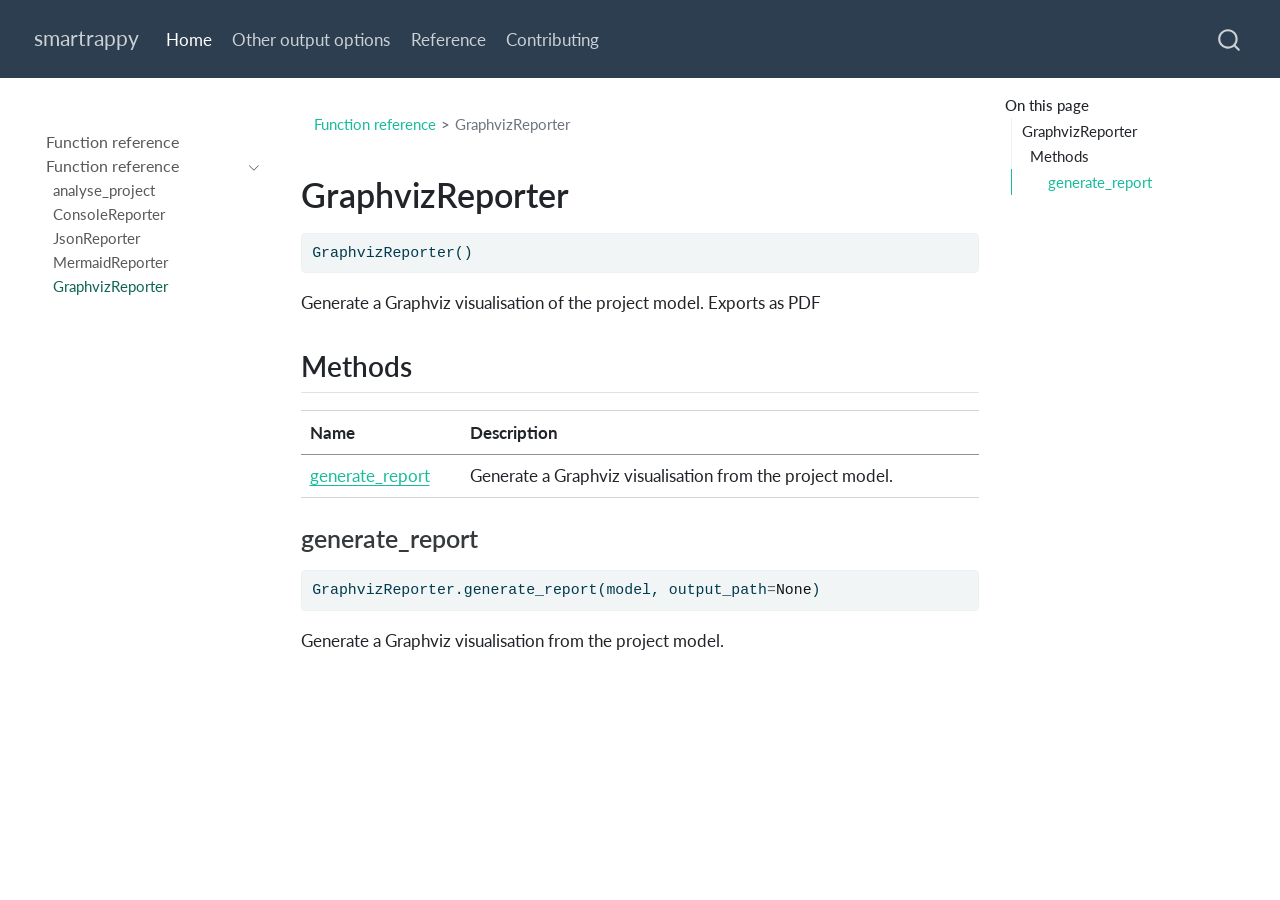
<file: reference/GraphvizReporter.html>
<!DOCTYPE html>
<html xmlns="http://www.w3.org/1999/xhtml" lang="en" xml:lang="en"><head>

<meta charset="utf-8">
<meta name="generator" content="quarto-1.8.24">

<meta name="viewport" content="width=device-width, initial-scale=1.0, user-scalable=yes">


<title>graphvizreporter – smartrappy</title>
<style>
code{white-space: pre-wrap;}
span.smallcaps{font-variant: small-caps;}
div.columns{display: flex; gap: min(4vw, 1.5em);}
div.column{flex: auto; overflow-x: auto;}
div.hanging-indent{margin-left: 1.5em; text-indent: -1.5em;}
ul.task-list{list-style: none;}
ul.task-list li input[type="checkbox"] {
  width: 0.8em;
  margin: 0 0.8em 0.2em -1em; /* quarto-specific, see https://github.com/quarto-dev/quarto-cli/issues/4556 */ 
  vertical-align: middle;
}
/* CSS for syntax highlighting */
html { -webkit-text-size-adjust: 100%; }
pre > code.sourceCode { white-space: pre; position: relative; }
pre > code.sourceCode > span { display: inline-block; line-height: 1.25; }
pre > code.sourceCode > span:empty { height: 1.2em; }
.sourceCode { overflow: visible; }
code.sourceCode > span { color: inherit; text-decoration: inherit; }
div.sourceCode { margin: 1em 0; }
pre.sourceCode { margin: 0; }
@media screen {
div.sourceCode { overflow: auto; }
}
@media print {
pre > code.sourceCode { white-space: pre-wrap; }
pre > code.sourceCode > span { text-indent: -5em; padding-left: 5em; }
}
pre.numberSource code
  { counter-reset: source-line 0; }
pre.numberSource code > span
  { position: relative; left: -4em; counter-increment: source-line; }
pre.numberSource code > span > a:first-child::before
  { content: counter(source-line);
    position: relative; left: -1em; text-align: right; vertical-align: baseline;
    border: none; display: inline-block;
    -webkit-touch-callout: none; -webkit-user-select: none;
    -khtml-user-select: none; -moz-user-select: none;
    -ms-user-select: none; user-select: none;
    padding: 0 4px; width: 4em;
  }
pre.numberSource { margin-left: 3em;  padding-left: 4px; }
div.sourceCode
  {   }
@media screen {
pre > code.sourceCode > span > a:first-child::before { text-decoration: underline; }
}
</style>


<script src="../site_libs/quarto-nav/quarto-nav.js"></script>
<script src="../site_libs/quarto-nav/headroom.min.js"></script>
<script src="../site_libs/clipboard/clipboard.min.js"></script>
<script src="../site_libs/quarto-search/autocomplete.umd.js"></script>
<script src="../site_libs/quarto-search/fuse.min.js"></script>
<script src="../site_libs/quarto-search/quarto-search.js"></script>
<meta name="quarto:offset" content="../">
<link href="../favicon.png" rel="icon" type="image/png">
<script src="../site_libs/quarto-html/quarto.js" type="module"></script>
<script src="../site_libs/quarto-html/tabsets/tabsets.js" type="module"></script>
<script src="../site_libs/quarto-html/axe/axe-check.js" type="module"></script>
<script src="../site_libs/quarto-html/popper.min.js"></script>
<script src="../site_libs/quarto-html/tippy.umd.min.js"></script>
<script src="../site_libs/quarto-html/anchor.min.js"></script>
<link href="../site_libs/quarto-html/tippy.css" rel="stylesheet">
<link href="../site_libs/quarto-html/quarto-syntax-highlighting-dc55a5b9e770e841cd82e46aadbfb9b0.css" rel="stylesheet" id="quarto-text-highlighting-styles">
<script src="../site_libs/bootstrap/bootstrap.min.js"></script>
<link href="../site_libs/bootstrap/bootstrap-icons.css" rel="stylesheet">
<link href="../site_libs/bootstrap/bootstrap-960d9d362f81d399278ec3e29b622b37.min.css" rel="stylesheet" append-hash="true" id="quarto-bootstrap" data-mode="light">
<script id="quarto-search-options" type="application/json">{
  "location": "navbar",
  "copy-button": false,
  "collapse-after": 3,
  "panel-placement": "end",
  "type": "overlay",
  "limit": 50,
  "keyboard-shortcut": [
    "f",
    "/",
    "s"
  ],
  "show-item-context": false,
  "language": {
    "search-no-results-text": "No results",
    "search-matching-documents-text": "matching documents",
    "search-copy-link-title": "Copy link to search",
    "search-hide-matches-text": "Hide additional matches",
    "search-more-match-text": "more match in this document",
    "search-more-matches-text": "more matches in this document",
    "search-clear-button-title": "Clear",
    "search-text-placeholder": "",
    "search-detached-cancel-button-title": "Cancel",
    "search-submit-button-title": "Submit",
    "search-label": "Search"
  }
}</script>


<link rel="stylesheet" href="../styles.css">
<meta name="twitter:title" content="smartrappy">
<meta name="twitter:description" content="">
<meta name="twitter:card" content="summary">
</head>

<body class="nav-sidebar floating nav-fixed quarto-light">

<div id="quarto-search-results"></div>
  <header id="quarto-header" class="headroom fixed-top">
    <nav class="navbar navbar-expand-lg " data-bs-theme="dark">
      <div class="navbar-container container-fluid">
      <div class="navbar-brand-container mx-auto">
    <a href="../index.html" class="navbar-brand navbar-brand-logo">
    </a>
    <a class="navbar-brand" href="../index.html">
    <span class="navbar-title">smartrappy</span>
    </a>
  </div>
            <div id="quarto-search" class="" title="Search"></div>
          <button class="navbar-toggler" type="button" data-bs-toggle="collapse" data-bs-target="#navbarCollapse" aria-controls="navbarCollapse" role="menu" aria-expanded="false" aria-label="Toggle navigation" onclick="if (window.quartoToggleHeadroom) { window.quartoToggleHeadroom(); }">
  <span class="navbar-toggler-icon"></span>
</button>
          <div class="collapse navbar-collapse" id="navbarCollapse">
            <ul class="navbar-nav navbar-nav-scroll me-auto">
  <li class="nav-item">
    <a class="nav-link active" href="../index.html" aria-current="page"> 
<span class="menu-text">Home</span></a>
  </li>  
  <li class="nav-item">
    <a class="nav-link" href="../output_options.html"> 
<span class="menu-text">Other output options</span></a>
  </li>  
  <li class="nav-item">
    <a class="nav-link" href="../reference/index.html"> 
<span class="menu-text">Reference</span></a>
  </li>  
  <li class="nav-item">
    <a class="nav-link" href="../contributing.html"> 
<span class="menu-text">Contributing</span></a>
  </li>  
</ul>
          </div> <!-- /navcollapse -->
            <div class="quarto-navbar-tools">
</div>
      </div> <!-- /container-fluid -->
    </nav>
  <nav class="quarto-secondary-nav">
    <div class="container-fluid d-flex">
      <button type="button" class="quarto-btn-toggle btn" data-bs-toggle="collapse" role="button" data-bs-target=".quarto-sidebar-collapse-item" aria-controls="quarto-sidebar" aria-expanded="false" aria-label="Toggle sidebar navigation" onclick="if (window.quartoToggleHeadroom) { window.quartoToggleHeadroom(); }">
        <i class="bi bi-layout-text-sidebar-reverse"></i>
      </button>
        <nav class="quarto-page-breadcrumbs" aria-label="breadcrumb"><ol class="breadcrumb"><li class="breadcrumb-item"><a href="../reference/analyse_project.html">Function reference</a></li><li class="breadcrumb-item"><a href="../reference/GraphvizReporter.html">GraphvizReporter</a></li></ol></nav>
        <a class="flex-grow-1" role="navigation" data-bs-toggle="collapse" data-bs-target=".quarto-sidebar-collapse-item" aria-controls="quarto-sidebar" aria-expanded="false" aria-label="Toggle sidebar navigation" onclick="if (window.quartoToggleHeadroom) { window.quartoToggleHeadroom(); }">      
        </a>
    </div>
  </nav>
</header>
<!-- content -->
<div id="quarto-content" class="quarto-container page-columns page-rows-contents page-layout-article page-navbar">
<!-- sidebar -->
  <nav id="quarto-sidebar" class="sidebar collapse collapse-horizontal quarto-sidebar-collapse-item sidebar-navigation floating overflow-auto">
    <div class="pt-lg-2 mt-2 text-left sidebar-header">
      <a href="../index.html" class="sidebar-logo-link">
      </a>
      </div>
    <div class="sidebar-menu-container"> 
    <ul class="list-unstyled mt-1">
        <li class="sidebar-item">
  <div class="sidebar-item-container"> 
  <a href="../reference/index.html" class="sidebar-item-text sidebar-link">
 <span class="menu-text">Function reference</span></a>
  </div>
</li>
        <li class="sidebar-item sidebar-item-section">
      <div class="sidebar-item-container"> 
            <a class="sidebar-item-text sidebar-link text-start" data-bs-toggle="collapse" data-bs-target="#quarto-sidebar-section-1" role="navigation" aria-expanded="true">
 <span class="menu-text">Function reference</span></a>
          <a class="sidebar-item-toggle text-start" data-bs-toggle="collapse" data-bs-target="#quarto-sidebar-section-1" role="navigation" aria-expanded="true" aria-label="Toggle section">
            <i class="bi bi-chevron-right ms-2"></i>
          </a> 
      </div>
      <ul id="quarto-sidebar-section-1" class="collapse list-unstyled sidebar-section depth1 show">  
          <li class="sidebar-item">
  <div class="sidebar-item-container"> 
  <a href="../reference/analyse_project.html" class="sidebar-item-text sidebar-link">
 <span class="menu-text">analyse_project</span></a>
  </div>
</li>
          <li class="sidebar-item">
  <div class="sidebar-item-container"> 
  <a href="../reference/ConsoleReporter.html" class="sidebar-item-text sidebar-link">
 <span class="menu-text">ConsoleReporter</span></a>
  </div>
</li>
          <li class="sidebar-item">
  <div class="sidebar-item-container"> 
  <a href="../reference/JsonReporter.html" class="sidebar-item-text sidebar-link">
 <span class="menu-text">JsonReporter</span></a>
  </div>
</li>
          <li class="sidebar-item">
  <div class="sidebar-item-container"> 
  <a href="../reference/MermaidReporter.html" class="sidebar-item-text sidebar-link">
 <span class="menu-text">MermaidReporter</span></a>
  </div>
</li>
          <li class="sidebar-item">
  <div class="sidebar-item-container"> 
  <a href="../reference/GraphvizReporter.html" class="sidebar-item-text sidebar-link active">
 <span class="menu-text">GraphvizReporter</span></a>
  </div>
</li>
      </ul>
  </li>
    </ul>
    </div>
</nav>
<div id="quarto-sidebar-glass" class="quarto-sidebar-collapse-item" data-bs-toggle="collapse" data-bs-target=".quarto-sidebar-collapse-item"></div>
<!-- margin-sidebar -->
    <div id="quarto-margin-sidebar" class="sidebar margin-sidebar">
        <nav id="TOC" role="doc-toc" class="toc-active">
    <h2 id="toc-title">On this page</h2>
   
  <ul>
  <li><a href="#smartrappy.GraphvizReporter" id="toc-smartrappy.GraphvizReporter" class="nav-link active" data-scroll-target="#smartrappy.GraphvizReporter">GraphvizReporter</a>
  <ul class="collapse">
  <li><a href="#methods" id="toc-methods" class="nav-link" data-scroll-target="#methods">Methods</a>
  <ul class="collapse">
  <li><a href="#smartrappy.GraphvizReporter.generate_report" id="toc-smartrappy.GraphvizReporter.generate_report" class="nav-link" data-scroll-target="#smartrappy.GraphvizReporter.generate_report">generate_report</a></li>
  </ul></li>
  </ul></li>
  </ul>
</nav>
    </div>
<!-- main -->
<main class="content" id="quarto-document-content"><header id="title-block-header" class="quarto-title-block"><nav class="quarto-page-breadcrumbs quarto-title-breadcrumbs d-none d-lg-block" aria-label="breadcrumb"><ol class="breadcrumb"><li class="breadcrumb-item"><a href="../reference/analyse_project.html">Function reference</a></li><li class="breadcrumb-item"><a href="../reference/GraphvizReporter.html">GraphvizReporter</a></li></ol></nav></header>




<section id="smartrappy.GraphvizReporter" class="level1">
<h1>GraphvizReporter</h1>
<div class="code-copy-outer-scaffold"><div class="sourceCode" id="cb1"><pre class="sourceCode python code-with-copy"><code class="sourceCode python"><span id="cb1-1"><a href="#cb1-1" aria-hidden="true" tabindex="-1"></a>GraphvizReporter()</span></code></pre></div><button title="Copy to Clipboard" class="code-copy-button"><i class="bi"></i></button></div>
<p>Generate a Graphviz visualisation of the project model. Exports as PDF</p>
<section id="methods" class="level2">
<h2 class="anchored" data-anchor-id="methods">Methods</h2>
<table class="caption-top table">
<thead>
<tr class="header">
<th>Name</th>
<th>Description</th>
</tr>
</thead>
<tbody>
<tr class="odd">
<td><a href="#smartrappy.GraphvizReporter.generate_report">generate_report</a></td>
<td>Generate a Graphviz visualisation from the project model.</td>
</tr>
</tbody>
</table>
<section id="smartrappy.GraphvizReporter.generate_report" class="level3">
<h3 class="anchored" data-anchor-id="smartrappy.GraphvizReporter.generate_report">generate_report</h3>
<div class="code-copy-outer-scaffold"><div class="sourceCode" id="cb2"><pre class="sourceCode python code-with-copy"><code class="sourceCode python"><span id="cb2-1"><a href="#cb2-1" aria-hidden="true" tabindex="-1"></a>GraphvizReporter.generate_report(model, output_path<span class="op">=</span><span class="va">None</span>)</span></code></pre></div><button title="Copy to Clipboard" class="code-copy-button"><i class="bi"></i></button></div>
<p>Generate a Graphviz visualisation from the project model.</p>


</section>
</section>
</section>

</main> <!-- /main -->
<script id="quarto-html-after-body" type="application/javascript">
  window.document.addEventListener("DOMContentLoaded", function (event) {
    const icon = "";
    const anchorJS = new window.AnchorJS();
    anchorJS.options = {
      placement: 'right',
      icon: icon
    };
    anchorJS.add('.anchored');
    const isCodeAnnotation = (el) => {
      for (const clz of el.classList) {
        if (clz.startsWith('code-annotation-')) {                     
          return true;
        }
      }
      return false;
    }
    const onCopySuccess = function(e) {
      // button target
      const button = e.trigger;
      // don't keep focus
      button.blur();
      // flash "checked"
      button.classList.add('code-copy-button-checked');
      var currentTitle = button.getAttribute("title");
      button.setAttribute("title", "Copied!");
      let tooltip;
      if (window.bootstrap) {
        button.setAttribute("data-bs-toggle", "tooltip");
        button.setAttribute("data-bs-placement", "left");
        button.setAttribute("data-bs-title", "Copied!");
        tooltip = new bootstrap.Tooltip(button, 
          { trigger: "manual", 
            customClass: "code-copy-button-tooltip",
            offset: [0, -8]});
        tooltip.show();    
      }
      setTimeout(function() {
        if (tooltip) {
          tooltip.hide();
          button.removeAttribute("data-bs-title");
          button.removeAttribute("data-bs-toggle");
          button.removeAttribute("data-bs-placement");
        }
        button.setAttribute("title", currentTitle);
        button.classList.remove('code-copy-button-checked');
      }, 1000);
      // clear code selection
      e.clearSelection();
    }
    const getTextToCopy = function(trigger) {
      const outerScaffold = trigger.parentElement.cloneNode(true);
      const codeEl = outerScaffold.querySelector('code');
      for (const childEl of codeEl.children) {
        if (isCodeAnnotation(childEl)) {
          childEl.remove();
        }
      }
      return codeEl.innerText;
    }
    const clipboard = new window.ClipboardJS('.code-copy-button:not([data-in-quarto-modal])', {
      text: getTextToCopy
    });
    clipboard.on('success', onCopySuccess);
    if (window.document.getElementById('quarto-embedded-source-code-modal')) {
      const clipboardModal = new window.ClipboardJS('.code-copy-button[data-in-quarto-modal]', {
        text: getTextToCopy,
        container: window.document.getElementById('quarto-embedded-source-code-modal')
      });
      clipboardModal.on('success', onCopySuccess);
    }
      var localhostRegex = new RegExp(/^(?:http|https):\/\/localhost\:?[0-9]*\//);
      var mailtoRegex = new RegExp(/^mailto:/);
        var filterRegex = new RegExp('/' + window.location.host + '/');
      var isInternal = (href) => {
          return filterRegex.test(href) || localhostRegex.test(href) || mailtoRegex.test(href);
      }
      // Inspect non-navigation links and adorn them if external
     var links = window.document.querySelectorAll('a[href]:not(.nav-link):not(.navbar-brand):not(.toc-action):not(.sidebar-link):not(.sidebar-item-toggle):not(.pagination-link):not(.no-external):not([aria-hidden]):not(.dropdown-item):not(.quarto-navigation-tool):not(.about-link)');
      for (var i=0; i<links.length; i++) {
        const link = links[i];
        if (!isInternal(link.href)) {
          // undo the damage that might have been done by quarto-nav.js in the case of
          // links that we want to consider external
          if (link.dataset.originalHref !== undefined) {
            link.href = link.dataset.originalHref;
          }
        }
      }
    function tippyHover(el, contentFn, onTriggerFn, onUntriggerFn) {
      const config = {
        allowHTML: true,
        maxWidth: 500,
        delay: 100,
        arrow: false,
        appendTo: function(el) {
            return el.parentElement;
        },
        interactive: true,
        interactiveBorder: 10,
        theme: 'quarto',
        placement: 'bottom-start',
      };
      if (contentFn) {
        config.content = contentFn;
      }
      if (onTriggerFn) {
        config.onTrigger = onTriggerFn;
      }
      if (onUntriggerFn) {
        config.onUntrigger = onUntriggerFn;
      }
      window.tippy(el, config); 
    }
    const noterefs = window.document.querySelectorAll('a[role="doc-noteref"]');
    for (var i=0; i<noterefs.length; i++) {
      const ref = noterefs[i];
      tippyHover(ref, function() {
        // use id or data attribute instead here
        let href = ref.getAttribute('data-footnote-href') || ref.getAttribute('href');
        try { href = new URL(href).hash; } catch {}
        const id = href.replace(/^#\/?/, "");
        const note = window.document.getElementById(id);
        if (note) {
          return note.innerHTML;
        } else {
          return "";
        }
      });
    }
    const xrefs = window.document.querySelectorAll('a.quarto-xref');
    const processXRef = (id, note) => {
      // Strip column container classes
      const stripColumnClz = (el) => {
        el.classList.remove("page-full", "page-columns");
        if (el.children) {
          for (const child of el.children) {
            stripColumnClz(child);
          }
        }
      }
      stripColumnClz(note)
      if (id === null || id.startsWith('sec-')) {
        // Special case sections, only their first couple elements
        const container = document.createElement("div");
        if (note.children && note.children.length > 2) {
          container.appendChild(note.children[0].cloneNode(true));
          for (let i = 1; i < note.children.length; i++) {
            const child = note.children[i];
            if (child.tagName === "P" && child.innerText === "") {
              continue;
            } else {
              container.appendChild(child.cloneNode(true));
              break;
            }
          }
          if (window.Quarto?.typesetMath) {
            window.Quarto.typesetMath(container);
          }
          return container.innerHTML
        } else {
          if (window.Quarto?.typesetMath) {
            window.Quarto.typesetMath(note);
          }
          return note.innerHTML;
        }
      } else {
        // Remove any anchor links if they are present
        const anchorLink = note.querySelector('a.anchorjs-link');
        if (anchorLink) {
          anchorLink.remove();
        }
        if (window.Quarto?.typesetMath) {
          window.Quarto.typesetMath(note);
        }
        if (note.classList.contains("callout")) {
          return note.outerHTML;
        } else {
          return note.innerHTML;
        }
      }
    }
    for (var i=0; i<xrefs.length; i++) {
      const xref = xrefs[i];
      tippyHover(xref, undefined, function(instance) {
        instance.disable();
        let url = xref.getAttribute('href');
        let hash = undefined; 
        if (url.startsWith('#')) {
          hash = url;
        } else {
          try { hash = new URL(url).hash; } catch {}
        }
        if (hash) {
          const id = hash.replace(/^#\/?/, "");
          const note = window.document.getElementById(id);
          if (note !== null) {
            try {
              const html = processXRef(id, note.cloneNode(true));
              instance.setContent(html);
            } finally {
              instance.enable();
              instance.show();
            }
          } else {
            // See if we can fetch this
            fetch(url.split('#')[0])
            .then(res => res.text())
            .then(html => {
              const parser = new DOMParser();
              const htmlDoc = parser.parseFromString(html, "text/html");
              const note = htmlDoc.getElementById(id);
              if (note !== null) {
                const html = processXRef(id, note);
                instance.setContent(html);
              } 
            }).finally(() => {
              instance.enable();
              instance.show();
            });
          }
        } else {
          // See if we can fetch a full url (with no hash to target)
          // This is a special case and we should probably do some content thinning / targeting
          fetch(url)
          .then(res => res.text())
          .then(html => {
            const parser = new DOMParser();
            const htmlDoc = parser.parseFromString(html, "text/html");
            const note = htmlDoc.querySelector('main.content');
            if (note !== null) {
              // This should only happen for chapter cross references
              // (since there is no id in the URL)
              // remove the first header
              if (note.children.length > 0 && note.children[0].tagName === "HEADER") {
                note.children[0].remove();
              }
              const html = processXRef(null, note);
              instance.setContent(html);
            } 
          }).finally(() => {
            instance.enable();
            instance.show();
          });
        }
      }, function(instance) {
      });
    }
        let selectedAnnoteEl;
        const selectorForAnnotation = ( cell, annotation) => {
          let cellAttr = 'data-code-cell="' + cell + '"';
          let lineAttr = 'data-code-annotation="' +  annotation + '"';
          const selector = 'span[' + cellAttr + '][' + lineAttr + ']';
          return selector;
        }
        const selectCodeLines = (annoteEl) => {
          const doc = window.document;
          const targetCell = annoteEl.getAttribute("data-target-cell");
          const targetAnnotation = annoteEl.getAttribute("data-target-annotation");
          const annoteSpan = window.document.querySelector(selectorForAnnotation(targetCell, targetAnnotation));
          const lines = annoteSpan.getAttribute("data-code-lines").split(",");
          const lineIds = lines.map((line) => {
            return targetCell + "-" + line;
          })
          let top = null;
          let height = null;
          let parent = null;
          if (lineIds.length > 0) {
              //compute the position of the single el (top and bottom and make a div)
              const el = window.document.getElementById(lineIds[0]);
              top = el.offsetTop;
              height = el.offsetHeight;
              parent = el.parentElement.parentElement;
            if (lineIds.length > 1) {
              const lastEl = window.document.getElementById(lineIds[lineIds.length - 1]);
              const bottom = lastEl.offsetTop + lastEl.offsetHeight;
              height = bottom - top;
            }
            if (top !== null && height !== null && parent !== null) {
              // cook up a div (if necessary) and position it 
              let div = window.document.getElementById("code-annotation-line-highlight");
              if (div === null) {
                div = window.document.createElement("div");
                div.setAttribute("id", "code-annotation-line-highlight");
                div.style.position = 'absolute';
                parent.appendChild(div);
              }
              div.style.top = top - 2 + "px";
              div.style.height = height + 4 + "px";
              div.style.left = 0;
              let gutterDiv = window.document.getElementById("code-annotation-line-highlight-gutter");
              if (gutterDiv === null) {
                gutterDiv = window.document.createElement("div");
                gutterDiv.setAttribute("id", "code-annotation-line-highlight-gutter");
                gutterDiv.style.position = 'absolute';
                const codeCell = window.document.getElementById(targetCell);
                const gutter = codeCell.querySelector('.code-annotation-gutter');
                gutter.appendChild(gutterDiv);
              }
              gutterDiv.style.top = top - 2 + "px";
              gutterDiv.style.height = height + 4 + "px";
            }
            selectedAnnoteEl = annoteEl;
          }
        };
        const unselectCodeLines = () => {
          const elementsIds = ["code-annotation-line-highlight", "code-annotation-line-highlight-gutter"];
          elementsIds.forEach((elId) => {
            const div = window.document.getElementById(elId);
            if (div) {
              div.remove();
            }
          });
          selectedAnnoteEl = undefined;
        };
          // Handle positioning of the toggle
      window.addEventListener(
        "resize",
        throttle(() => {
          elRect = undefined;
          if (selectedAnnoteEl) {
            selectCodeLines(selectedAnnoteEl);
          }
        }, 10)
      );
      function throttle(fn, ms) {
      let throttle = false;
      let timer;
        return (...args) => {
          if(!throttle) { // first call gets through
              fn.apply(this, args);
              throttle = true;
          } else { // all the others get throttled
              if(timer) clearTimeout(timer); // cancel #2
              timer = setTimeout(() => {
                fn.apply(this, args);
                timer = throttle = false;
              }, ms);
          }
        };
      }
        // Attach click handler to the DT
        const annoteDls = window.document.querySelectorAll('dt[data-target-cell]');
        for (const annoteDlNode of annoteDls) {
          annoteDlNode.addEventListener('click', (event) => {
            const clickedEl = event.target;
            if (clickedEl !== selectedAnnoteEl) {
              unselectCodeLines();
              const activeEl = window.document.querySelector('dt[data-target-cell].code-annotation-active');
              if (activeEl) {
                activeEl.classList.remove('code-annotation-active');
              }
              selectCodeLines(clickedEl);
              clickedEl.classList.add('code-annotation-active');
            } else {
              // Unselect the line
              unselectCodeLines();
              clickedEl.classList.remove('code-annotation-active');
            }
          });
        }
    const findCites = (el) => {
      const parentEl = el.parentElement;
      if (parentEl) {
        const cites = parentEl.dataset.cites;
        if (cites) {
          return {
            el,
            cites: cites.split(' ')
          };
        } else {
          return findCites(el.parentElement)
        }
      } else {
        return undefined;
      }
    };
    var bibliorefs = window.document.querySelectorAll('a[role="doc-biblioref"]');
    for (var i=0; i<bibliorefs.length; i++) {
      const ref = bibliorefs[i];
      const citeInfo = findCites(ref);
      if (citeInfo) {
        tippyHover(citeInfo.el, function() {
          var popup = window.document.createElement('div');
          citeInfo.cites.forEach(function(cite) {
            var citeDiv = window.document.createElement('div');
            citeDiv.classList.add('hanging-indent');
            citeDiv.classList.add('csl-entry');
            var biblioDiv = window.document.getElementById('ref-' + cite);
            if (biblioDiv) {
              citeDiv.innerHTML = biblioDiv.innerHTML;
            }
            popup.appendChild(citeDiv);
          });
          return popup.innerHTML;
        });
      }
    }
  });
  </script>
</div> <!-- /content -->




</body></html>
</file>
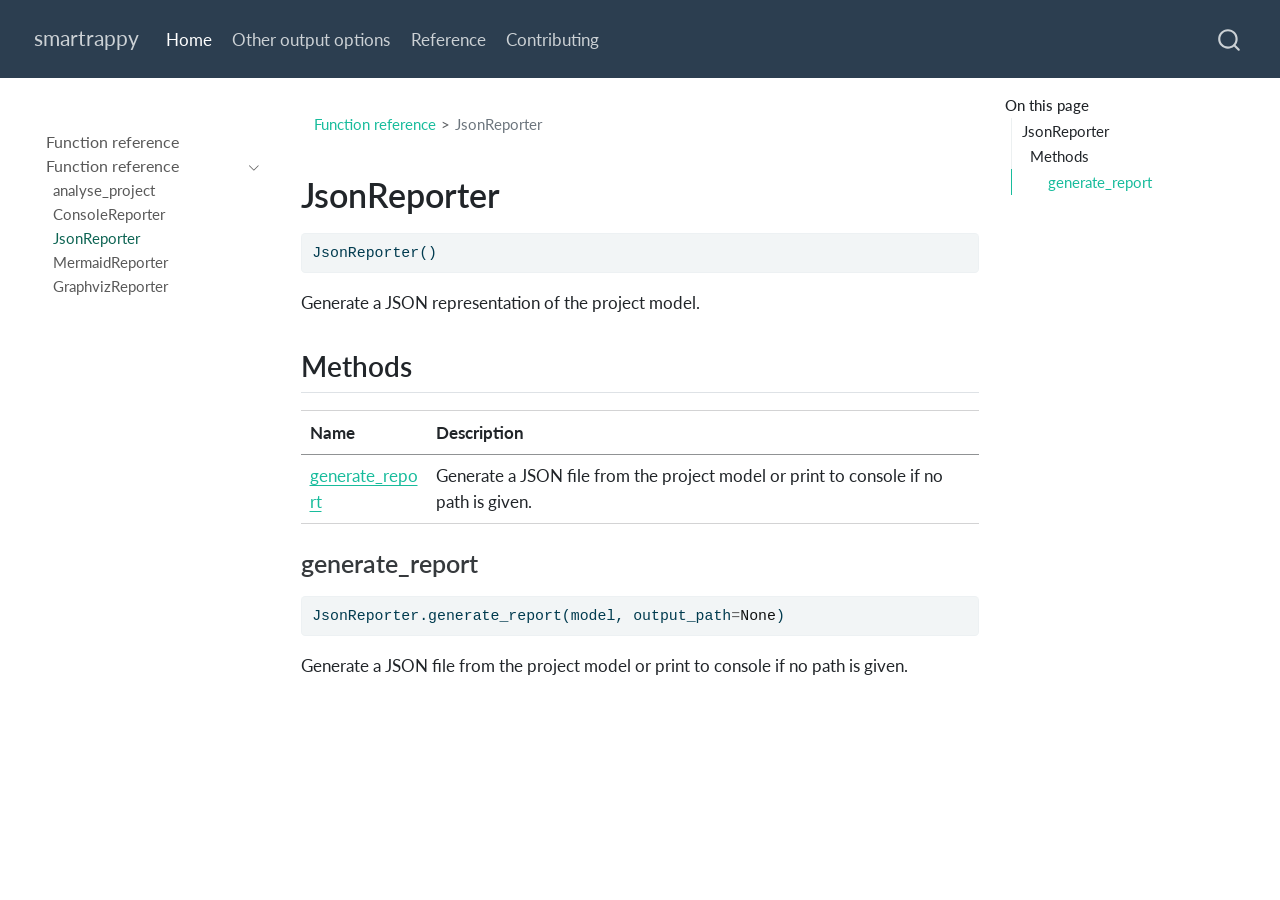
<file: reference/JsonReporter.html>
<!DOCTYPE html>
<html xmlns="http://www.w3.org/1999/xhtml" lang="en" xml:lang="en"><head>

<meta charset="utf-8">
<meta name="generator" content="quarto-1.8.24">

<meta name="viewport" content="width=device-width, initial-scale=1.0, user-scalable=yes">


<title>jsonreporter – smartrappy</title>
<style>
code{white-space: pre-wrap;}
span.smallcaps{font-variant: small-caps;}
div.columns{display: flex; gap: min(4vw, 1.5em);}
div.column{flex: auto; overflow-x: auto;}
div.hanging-indent{margin-left: 1.5em; text-indent: -1.5em;}
ul.task-list{list-style: none;}
ul.task-list li input[type="checkbox"] {
  width: 0.8em;
  margin: 0 0.8em 0.2em -1em; /* quarto-specific, see https://github.com/quarto-dev/quarto-cli/issues/4556 */ 
  vertical-align: middle;
}
/* CSS for syntax highlighting */
html { -webkit-text-size-adjust: 100%; }
pre > code.sourceCode { white-space: pre; position: relative; }
pre > code.sourceCode > span { display: inline-block; line-height: 1.25; }
pre > code.sourceCode > span:empty { height: 1.2em; }
.sourceCode { overflow: visible; }
code.sourceCode > span { color: inherit; text-decoration: inherit; }
div.sourceCode { margin: 1em 0; }
pre.sourceCode { margin: 0; }
@media screen {
div.sourceCode { overflow: auto; }
}
@media print {
pre > code.sourceCode { white-space: pre-wrap; }
pre > code.sourceCode > span { text-indent: -5em; padding-left: 5em; }
}
pre.numberSource code
  { counter-reset: source-line 0; }
pre.numberSource code > span
  { position: relative; left: -4em; counter-increment: source-line; }
pre.numberSource code > span > a:first-child::before
  { content: counter(source-line);
    position: relative; left: -1em; text-align: right; vertical-align: baseline;
    border: none; display: inline-block;
    -webkit-touch-callout: none; -webkit-user-select: none;
    -khtml-user-select: none; -moz-user-select: none;
    -ms-user-select: none; user-select: none;
    padding: 0 4px; width: 4em;
  }
pre.numberSource { margin-left: 3em;  padding-left: 4px; }
div.sourceCode
  {   }
@media screen {
pre > code.sourceCode > span > a:first-child::before { text-decoration: underline; }
}
</style>


<script src="../site_libs/quarto-nav/quarto-nav.js"></script>
<script src="../site_libs/quarto-nav/headroom.min.js"></script>
<script src="../site_libs/clipboard/clipboard.min.js"></script>
<script src="../site_libs/quarto-search/autocomplete.umd.js"></script>
<script src="../site_libs/quarto-search/fuse.min.js"></script>
<script src="../site_libs/quarto-search/quarto-search.js"></script>
<meta name="quarto:offset" content="../">
<link href="../favicon.png" rel="icon" type="image/png">
<script src="../site_libs/quarto-html/quarto.js" type="module"></script>
<script src="../site_libs/quarto-html/tabsets/tabsets.js" type="module"></script>
<script src="../site_libs/quarto-html/axe/axe-check.js" type="module"></script>
<script src="../site_libs/quarto-html/popper.min.js"></script>
<script src="../site_libs/quarto-html/tippy.umd.min.js"></script>
<script src="../site_libs/quarto-html/anchor.min.js"></script>
<link href="../site_libs/quarto-html/tippy.css" rel="stylesheet">
<link href="../site_libs/quarto-html/quarto-syntax-highlighting-dc55a5b9e770e841cd82e46aadbfb9b0.css" rel="stylesheet" id="quarto-text-highlighting-styles">
<script src="../site_libs/bootstrap/bootstrap.min.js"></script>
<link href="../site_libs/bootstrap/bootstrap-icons.css" rel="stylesheet">
<link href="../site_libs/bootstrap/bootstrap-960d9d362f81d399278ec3e29b622b37.min.css" rel="stylesheet" append-hash="true" id="quarto-bootstrap" data-mode="light">
<script id="quarto-search-options" type="application/json">{
  "location": "navbar",
  "copy-button": false,
  "collapse-after": 3,
  "panel-placement": "end",
  "type": "overlay",
  "limit": 50,
  "keyboard-shortcut": [
    "f",
    "/",
    "s"
  ],
  "show-item-context": false,
  "language": {
    "search-no-results-text": "No results",
    "search-matching-documents-text": "matching documents",
    "search-copy-link-title": "Copy link to search",
    "search-hide-matches-text": "Hide additional matches",
    "search-more-match-text": "more match in this document",
    "search-more-matches-text": "more matches in this document",
    "search-clear-button-title": "Clear",
    "search-text-placeholder": "",
    "search-detached-cancel-button-title": "Cancel",
    "search-submit-button-title": "Submit",
    "search-label": "Search"
  }
}</script>


<link rel="stylesheet" href="../styles.css">
<meta name="twitter:title" content="smartrappy">
<meta name="twitter:description" content="">
<meta name="twitter:card" content="summary">
</head>

<body class="nav-sidebar floating nav-fixed quarto-light">

<div id="quarto-search-results"></div>
  <header id="quarto-header" class="headroom fixed-top">
    <nav class="navbar navbar-expand-lg " data-bs-theme="dark">
      <div class="navbar-container container-fluid">
      <div class="navbar-brand-container mx-auto">
    <a href="../index.html" class="navbar-brand navbar-brand-logo">
    </a>
    <a class="navbar-brand" href="../index.html">
    <span class="navbar-title">smartrappy</span>
    </a>
  </div>
            <div id="quarto-search" class="" title="Search"></div>
          <button class="navbar-toggler" type="button" data-bs-toggle="collapse" data-bs-target="#navbarCollapse" aria-controls="navbarCollapse" role="menu" aria-expanded="false" aria-label="Toggle navigation" onclick="if (window.quartoToggleHeadroom) { window.quartoToggleHeadroom(); }">
  <span class="navbar-toggler-icon"></span>
</button>
          <div class="collapse navbar-collapse" id="navbarCollapse">
            <ul class="navbar-nav navbar-nav-scroll me-auto">
  <li class="nav-item">
    <a class="nav-link active" href="../index.html" aria-current="page"> 
<span class="menu-text">Home</span></a>
  </li>  
  <li class="nav-item">
    <a class="nav-link" href="../output_options.html"> 
<span class="menu-text">Other output options</span></a>
  </li>  
  <li class="nav-item">
    <a class="nav-link" href="../reference/index.html"> 
<span class="menu-text">Reference</span></a>
  </li>  
  <li class="nav-item">
    <a class="nav-link" href="../contributing.html"> 
<span class="menu-text">Contributing</span></a>
  </li>  
</ul>
          </div> <!-- /navcollapse -->
            <div class="quarto-navbar-tools">
</div>
      </div> <!-- /container-fluid -->
    </nav>
  <nav class="quarto-secondary-nav">
    <div class="container-fluid d-flex">
      <button type="button" class="quarto-btn-toggle btn" data-bs-toggle="collapse" role="button" data-bs-target=".quarto-sidebar-collapse-item" aria-controls="quarto-sidebar" aria-expanded="false" aria-label="Toggle sidebar navigation" onclick="if (window.quartoToggleHeadroom) { window.quartoToggleHeadroom(); }">
        <i class="bi bi-layout-text-sidebar-reverse"></i>
      </button>
        <nav class="quarto-page-breadcrumbs" aria-label="breadcrumb"><ol class="breadcrumb"><li class="breadcrumb-item"><a href="../reference/analyse_project.html">Function reference</a></li><li class="breadcrumb-item"><a href="../reference/JsonReporter.html">JsonReporter</a></li></ol></nav>
        <a class="flex-grow-1" role="navigation" data-bs-toggle="collapse" data-bs-target=".quarto-sidebar-collapse-item" aria-controls="quarto-sidebar" aria-expanded="false" aria-label="Toggle sidebar navigation" onclick="if (window.quartoToggleHeadroom) { window.quartoToggleHeadroom(); }">      
        </a>
    </div>
  </nav>
</header>
<!-- content -->
<div id="quarto-content" class="quarto-container page-columns page-rows-contents page-layout-article page-navbar">
<!-- sidebar -->
  <nav id="quarto-sidebar" class="sidebar collapse collapse-horizontal quarto-sidebar-collapse-item sidebar-navigation floating overflow-auto">
    <div class="pt-lg-2 mt-2 text-left sidebar-header">
      <a href="../index.html" class="sidebar-logo-link">
      </a>
      </div>
    <div class="sidebar-menu-container"> 
    <ul class="list-unstyled mt-1">
        <li class="sidebar-item">
  <div class="sidebar-item-container"> 
  <a href="../reference/index.html" class="sidebar-item-text sidebar-link">
 <span class="menu-text">Function reference</span></a>
  </div>
</li>
        <li class="sidebar-item sidebar-item-section">
      <div class="sidebar-item-container"> 
            <a class="sidebar-item-text sidebar-link text-start" data-bs-toggle="collapse" data-bs-target="#quarto-sidebar-section-1" role="navigation" aria-expanded="true">
 <span class="menu-text">Function reference</span></a>
          <a class="sidebar-item-toggle text-start" data-bs-toggle="collapse" data-bs-target="#quarto-sidebar-section-1" role="navigation" aria-expanded="true" aria-label="Toggle section">
            <i class="bi bi-chevron-right ms-2"></i>
          </a> 
      </div>
      <ul id="quarto-sidebar-section-1" class="collapse list-unstyled sidebar-section depth1 show">  
          <li class="sidebar-item">
  <div class="sidebar-item-container"> 
  <a href="../reference/analyse_project.html" class="sidebar-item-text sidebar-link">
 <span class="menu-text">analyse_project</span></a>
  </div>
</li>
          <li class="sidebar-item">
  <div class="sidebar-item-container"> 
  <a href="../reference/ConsoleReporter.html" class="sidebar-item-text sidebar-link">
 <span class="menu-text">ConsoleReporter</span></a>
  </div>
</li>
          <li class="sidebar-item">
  <div class="sidebar-item-container"> 
  <a href="../reference/JsonReporter.html" class="sidebar-item-text sidebar-link active">
 <span class="menu-text">JsonReporter</span></a>
  </div>
</li>
          <li class="sidebar-item">
  <div class="sidebar-item-container"> 
  <a href="../reference/MermaidReporter.html" class="sidebar-item-text sidebar-link">
 <span class="menu-text">MermaidReporter</span></a>
  </div>
</li>
          <li class="sidebar-item">
  <div class="sidebar-item-container"> 
  <a href="../reference/GraphvizReporter.html" class="sidebar-item-text sidebar-link">
 <span class="menu-text">GraphvizReporter</span></a>
  </div>
</li>
      </ul>
  </li>
    </ul>
    </div>
</nav>
<div id="quarto-sidebar-glass" class="quarto-sidebar-collapse-item" data-bs-toggle="collapse" data-bs-target=".quarto-sidebar-collapse-item"></div>
<!-- margin-sidebar -->
    <div id="quarto-margin-sidebar" class="sidebar margin-sidebar">
        <nav id="TOC" role="doc-toc" class="toc-active">
    <h2 id="toc-title">On this page</h2>
   
  <ul>
  <li><a href="#smartrappy.JsonReporter" id="toc-smartrappy.JsonReporter" class="nav-link active" data-scroll-target="#smartrappy.JsonReporter">JsonReporter</a>
  <ul class="collapse">
  <li><a href="#methods" id="toc-methods" class="nav-link" data-scroll-target="#methods">Methods</a>
  <ul class="collapse">
  <li><a href="#smartrappy.JsonReporter.generate_report" id="toc-smartrappy.JsonReporter.generate_report" class="nav-link" data-scroll-target="#smartrappy.JsonReporter.generate_report">generate_report</a></li>
  </ul></li>
  </ul></li>
  </ul>
</nav>
    </div>
<!-- main -->
<main class="content" id="quarto-document-content"><header id="title-block-header" class="quarto-title-block"><nav class="quarto-page-breadcrumbs quarto-title-breadcrumbs d-none d-lg-block" aria-label="breadcrumb"><ol class="breadcrumb"><li class="breadcrumb-item"><a href="../reference/analyse_project.html">Function reference</a></li><li class="breadcrumb-item"><a href="../reference/JsonReporter.html">JsonReporter</a></li></ol></nav></header>




<section id="smartrappy.JsonReporter" class="level1">
<h1>JsonReporter</h1>
<div class="code-copy-outer-scaffold"><div class="sourceCode" id="cb1"><pre class="sourceCode python code-with-copy"><code class="sourceCode python"><span id="cb1-1"><a href="#cb1-1" aria-hidden="true" tabindex="-1"></a>JsonReporter()</span></code></pre></div><button title="Copy to Clipboard" class="code-copy-button"><i class="bi"></i></button></div>
<p>Generate a JSON representation of the project model.</p>
<section id="methods" class="level2">
<h2 class="anchored" data-anchor-id="methods">Methods</h2>
<table class="caption-top table">
<thead>
<tr class="header">
<th>Name</th>
<th>Description</th>
</tr>
</thead>
<tbody>
<tr class="odd">
<td><a href="#smartrappy.JsonReporter.generate_report">generate_report</a></td>
<td>Generate a JSON file from the project model or print to console if no path is given.</td>
</tr>
</tbody>
</table>
<section id="smartrappy.JsonReporter.generate_report" class="level3">
<h3 class="anchored" data-anchor-id="smartrappy.JsonReporter.generate_report">generate_report</h3>
<div class="code-copy-outer-scaffold"><div class="sourceCode" id="cb2"><pre class="sourceCode python code-with-copy"><code class="sourceCode python"><span id="cb2-1"><a href="#cb2-1" aria-hidden="true" tabindex="-1"></a>JsonReporter.generate_report(model, output_path<span class="op">=</span><span class="va">None</span>)</span></code></pre></div><button title="Copy to Clipboard" class="code-copy-button"><i class="bi"></i></button></div>
<p>Generate a JSON file from the project model or print to console if no path is given.</p>


</section>
</section>
</section>

</main> <!-- /main -->
<script id="quarto-html-after-body" type="application/javascript">
  window.document.addEventListener("DOMContentLoaded", function (event) {
    const icon = "";
    const anchorJS = new window.AnchorJS();
    anchorJS.options = {
      placement: 'right',
      icon: icon
    };
    anchorJS.add('.anchored');
    const isCodeAnnotation = (el) => {
      for (const clz of el.classList) {
        if (clz.startsWith('code-annotation-')) {                     
          return true;
        }
      }
      return false;
    }
    const onCopySuccess = function(e) {
      // button target
      const button = e.trigger;
      // don't keep focus
      button.blur();
      // flash "checked"
      button.classList.add('code-copy-button-checked');
      var currentTitle = button.getAttribute("title");
      button.setAttribute("title", "Copied!");
      let tooltip;
      if (window.bootstrap) {
        button.setAttribute("data-bs-toggle", "tooltip");
        button.setAttribute("data-bs-placement", "left");
        button.setAttribute("data-bs-title", "Copied!");
        tooltip = new bootstrap.Tooltip(button, 
          { trigger: "manual", 
            customClass: "code-copy-button-tooltip",
            offset: [0, -8]});
        tooltip.show();    
      }
      setTimeout(function() {
        if (tooltip) {
          tooltip.hide();
          button.removeAttribute("data-bs-title");
          button.removeAttribute("data-bs-toggle");
          button.removeAttribute("data-bs-placement");
        }
        button.setAttribute("title", currentTitle);
        button.classList.remove('code-copy-button-checked');
      }, 1000);
      // clear code selection
      e.clearSelection();
    }
    const getTextToCopy = function(trigger) {
      const outerScaffold = trigger.parentElement.cloneNode(true);
      const codeEl = outerScaffold.querySelector('code');
      for (const childEl of codeEl.children) {
        if (isCodeAnnotation(childEl)) {
          childEl.remove();
        }
      }
      return codeEl.innerText;
    }
    const clipboard = new window.ClipboardJS('.code-copy-button:not([data-in-quarto-modal])', {
      text: getTextToCopy
    });
    clipboard.on('success', onCopySuccess);
    if (window.document.getElementById('quarto-embedded-source-code-modal')) {
      const clipboardModal = new window.ClipboardJS('.code-copy-button[data-in-quarto-modal]', {
        text: getTextToCopy,
        container: window.document.getElementById('quarto-embedded-source-code-modal')
      });
      clipboardModal.on('success', onCopySuccess);
    }
      var localhostRegex = new RegExp(/^(?:http|https):\/\/localhost\:?[0-9]*\//);
      var mailtoRegex = new RegExp(/^mailto:/);
        var filterRegex = new RegExp('/' + window.location.host + '/');
      var isInternal = (href) => {
          return filterRegex.test(href) || localhostRegex.test(href) || mailtoRegex.test(href);
      }
      // Inspect non-navigation links and adorn them if external
     var links = window.document.querySelectorAll('a[href]:not(.nav-link):not(.navbar-brand):not(.toc-action):not(.sidebar-link):not(.sidebar-item-toggle):not(.pagination-link):not(.no-external):not([aria-hidden]):not(.dropdown-item):not(.quarto-navigation-tool):not(.about-link)');
      for (var i=0; i<links.length; i++) {
        const link = links[i];
        if (!isInternal(link.href)) {
          // undo the damage that might have been done by quarto-nav.js in the case of
          // links that we want to consider external
          if (link.dataset.originalHref !== undefined) {
            link.href = link.dataset.originalHref;
          }
        }
      }
    function tippyHover(el, contentFn, onTriggerFn, onUntriggerFn) {
      const config = {
        allowHTML: true,
        maxWidth: 500,
        delay: 100,
        arrow: false,
        appendTo: function(el) {
            return el.parentElement;
        },
        interactive: true,
        interactiveBorder: 10,
        theme: 'quarto',
        placement: 'bottom-start',
      };
      if (contentFn) {
        config.content = contentFn;
      }
      if (onTriggerFn) {
        config.onTrigger = onTriggerFn;
      }
      if (onUntriggerFn) {
        config.onUntrigger = onUntriggerFn;
      }
      window.tippy(el, config); 
    }
    const noterefs = window.document.querySelectorAll('a[role="doc-noteref"]');
    for (var i=0; i<noterefs.length; i++) {
      const ref = noterefs[i];
      tippyHover(ref, function() {
        // use id or data attribute instead here
        let href = ref.getAttribute('data-footnote-href') || ref.getAttribute('href');
        try { href = new URL(href).hash; } catch {}
        const id = href.replace(/^#\/?/, "");
        const note = window.document.getElementById(id);
        if (note) {
          return note.innerHTML;
        } else {
          return "";
        }
      });
    }
    const xrefs = window.document.querySelectorAll('a.quarto-xref');
    const processXRef = (id, note) => {
      // Strip column container classes
      const stripColumnClz = (el) => {
        el.classList.remove("page-full", "page-columns");
        if (el.children) {
          for (const child of el.children) {
            stripColumnClz(child);
          }
        }
      }
      stripColumnClz(note)
      if (id === null || id.startsWith('sec-')) {
        // Special case sections, only their first couple elements
        const container = document.createElement("div");
        if (note.children && note.children.length > 2) {
          container.appendChild(note.children[0].cloneNode(true));
          for (let i = 1; i < note.children.length; i++) {
            const child = note.children[i];
            if (child.tagName === "P" && child.innerText === "") {
              continue;
            } else {
              container.appendChild(child.cloneNode(true));
              break;
            }
          }
          if (window.Quarto?.typesetMath) {
            window.Quarto.typesetMath(container);
          }
          return container.innerHTML
        } else {
          if (window.Quarto?.typesetMath) {
            window.Quarto.typesetMath(note);
          }
          return note.innerHTML;
        }
      } else {
        // Remove any anchor links if they are present
        const anchorLink = note.querySelector('a.anchorjs-link');
        if (anchorLink) {
          anchorLink.remove();
        }
        if (window.Quarto?.typesetMath) {
          window.Quarto.typesetMath(note);
        }
        if (note.classList.contains("callout")) {
          return note.outerHTML;
        } else {
          return note.innerHTML;
        }
      }
    }
    for (var i=0; i<xrefs.length; i++) {
      const xref = xrefs[i];
      tippyHover(xref, undefined, function(instance) {
        instance.disable();
        let url = xref.getAttribute('href');
        let hash = undefined; 
        if (url.startsWith('#')) {
          hash = url;
        } else {
          try { hash = new URL(url).hash; } catch {}
        }
        if (hash) {
          const id = hash.replace(/^#\/?/, "");
          const note = window.document.getElementById(id);
          if (note !== null) {
            try {
              const html = processXRef(id, note.cloneNode(true));
              instance.setContent(html);
            } finally {
              instance.enable();
              instance.show();
            }
          } else {
            // See if we can fetch this
            fetch(url.split('#')[0])
            .then(res => res.text())
            .then(html => {
              const parser = new DOMParser();
              const htmlDoc = parser.parseFromString(html, "text/html");
              const note = htmlDoc.getElementById(id);
              if (note !== null) {
                const html = processXRef(id, note);
                instance.setContent(html);
              } 
            }).finally(() => {
              instance.enable();
              instance.show();
            });
          }
        } else {
          // See if we can fetch a full url (with no hash to target)
          // This is a special case and we should probably do some content thinning / targeting
          fetch(url)
          .then(res => res.text())
          .then(html => {
            const parser = new DOMParser();
            const htmlDoc = parser.parseFromString(html, "text/html");
            const note = htmlDoc.querySelector('main.content');
            if (note !== null) {
              // This should only happen for chapter cross references
              // (since there is no id in the URL)
              // remove the first header
              if (note.children.length > 0 && note.children[0].tagName === "HEADER") {
                note.children[0].remove();
              }
              const html = processXRef(null, note);
              instance.setContent(html);
            } 
          }).finally(() => {
            instance.enable();
            instance.show();
          });
        }
      }, function(instance) {
      });
    }
        let selectedAnnoteEl;
        const selectorForAnnotation = ( cell, annotation) => {
          let cellAttr = 'data-code-cell="' + cell + '"';
          let lineAttr = 'data-code-annotation="' +  annotation + '"';
          const selector = 'span[' + cellAttr + '][' + lineAttr + ']';
          return selector;
        }
        const selectCodeLines = (annoteEl) => {
          const doc = window.document;
          const targetCell = annoteEl.getAttribute("data-target-cell");
          const targetAnnotation = annoteEl.getAttribute("data-target-annotation");
          const annoteSpan = window.document.querySelector(selectorForAnnotation(targetCell, targetAnnotation));
          const lines = annoteSpan.getAttribute("data-code-lines").split(",");
          const lineIds = lines.map((line) => {
            return targetCell + "-" + line;
          })
          let top = null;
          let height = null;
          let parent = null;
          if (lineIds.length > 0) {
              //compute the position of the single el (top and bottom and make a div)
              const el = window.document.getElementById(lineIds[0]);
              top = el.offsetTop;
              height = el.offsetHeight;
              parent = el.parentElement.parentElement;
            if (lineIds.length > 1) {
              const lastEl = window.document.getElementById(lineIds[lineIds.length - 1]);
              const bottom = lastEl.offsetTop + lastEl.offsetHeight;
              height = bottom - top;
            }
            if (top !== null && height !== null && parent !== null) {
              // cook up a div (if necessary) and position it 
              let div = window.document.getElementById("code-annotation-line-highlight");
              if (div === null) {
                div = window.document.createElement("div");
                div.setAttribute("id", "code-annotation-line-highlight");
                div.style.position = 'absolute';
                parent.appendChild(div);
              }
              div.style.top = top - 2 + "px";
              div.style.height = height + 4 + "px";
              div.style.left = 0;
              let gutterDiv = window.document.getElementById("code-annotation-line-highlight-gutter");
              if (gutterDiv === null) {
                gutterDiv = window.document.createElement("div");
                gutterDiv.setAttribute("id", "code-annotation-line-highlight-gutter");
                gutterDiv.style.position = 'absolute';
                const codeCell = window.document.getElementById(targetCell);
                const gutter = codeCell.querySelector('.code-annotation-gutter');
                gutter.appendChild(gutterDiv);
              }
              gutterDiv.style.top = top - 2 + "px";
              gutterDiv.style.height = height + 4 + "px";
            }
            selectedAnnoteEl = annoteEl;
          }
        };
        const unselectCodeLines = () => {
          const elementsIds = ["code-annotation-line-highlight", "code-annotation-line-highlight-gutter"];
          elementsIds.forEach((elId) => {
            const div = window.document.getElementById(elId);
            if (div) {
              div.remove();
            }
          });
          selectedAnnoteEl = undefined;
        };
          // Handle positioning of the toggle
      window.addEventListener(
        "resize",
        throttle(() => {
          elRect = undefined;
          if (selectedAnnoteEl) {
            selectCodeLines(selectedAnnoteEl);
          }
        }, 10)
      );
      function throttle(fn, ms) {
      let throttle = false;
      let timer;
        return (...args) => {
          if(!throttle) { // first call gets through
              fn.apply(this, args);
              throttle = true;
          } else { // all the others get throttled
              if(timer) clearTimeout(timer); // cancel #2
              timer = setTimeout(() => {
                fn.apply(this, args);
                timer = throttle = false;
              }, ms);
          }
        };
      }
        // Attach click handler to the DT
        const annoteDls = window.document.querySelectorAll('dt[data-target-cell]');
        for (const annoteDlNode of annoteDls) {
          annoteDlNode.addEventListener('click', (event) => {
            const clickedEl = event.target;
            if (clickedEl !== selectedAnnoteEl) {
              unselectCodeLines();
              const activeEl = window.document.querySelector('dt[data-target-cell].code-annotation-active');
              if (activeEl) {
                activeEl.classList.remove('code-annotation-active');
              }
              selectCodeLines(clickedEl);
              clickedEl.classList.add('code-annotation-active');
            } else {
              // Unselect the line
              unselectCodeLines();
              clickedEl.classList.remove('code-annotation-active');
            }
          });
        }
    const findCites = (el) => {
      const parentEl = el.parentElement;
      if (parentEl) {
        const cites = parentEl.dataset.cites;
        if (cites) {
          return {
            el,
            cites: cites.split(' ')
          };
        } else {
          return findCites(el.parentElement)
        }
      } else {
        return undefined;
      }
    };
    var bibliorefs = window.document.querySelectorAll('a[role="doc-biblioref"]');
    for (var i=0; i<bibliorefs.length; i++) {
      const ref = bibliorefs[i];
      const citeInfo = findCites(ref);
      if (citeInfo) {
        tippyHover(citeInfo.el, function() {
          var popup = window.document.createElement('div');
          citeInfo.cites.forEach(function(cite) {
            var citeDiv = window.document.createElement('div');
            citeDiv.classList.add('hanging-indent');
            citeDiv.classList.add('csl-entry');
            var biblioDiv = window.document.getElementById('ref-' + cite);
            if (biblioDiv) {
              citeDiv.innerHTML = biblioDiv.innerHTML;
            }
            popup.appendChild(citeDiv);
          });
          return popup.innerHTML;
        });
      }
    }
  });
  </script>
</div> <!-- /content -->




</body></html>
</file>
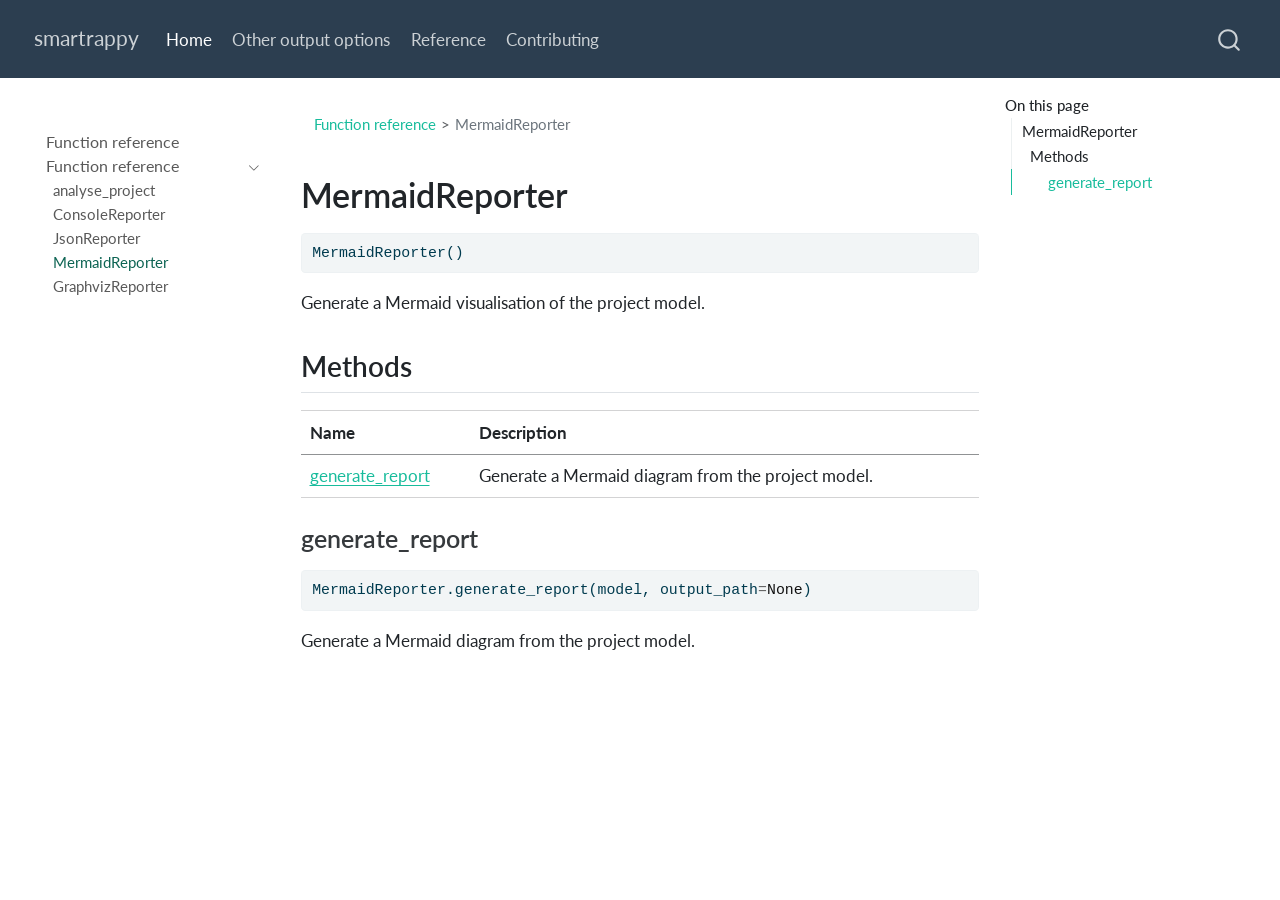
<file: reference/MermaidReporter.html>
<!DOCTYPE html>
<html xmlns="http://www.w3.org/1999/xhtml" lang="en" xml:lang="en"><head>

<meta charset="utf-8">
<meta name="generator" content="quarto-1.8.24">

<meta name="viewport" content="width=device-width, initial-scale=1.0, user-scalable=yes">


<title>mermaidreporter – smartrappy</title>
<style>
code{white-space: pre-wrap;}
span.smallcaps{font-variant: small-caps;}
div.columns{display: flex; gap: min(4vw, 1.5em);}
div.column{flex: auto; overflow-x: auto;}
div.hanging-indent{margin-left: 1.5em; text-indent: -1.5em;}
ul.task-list{list-style: none;}
ul.task-list li input[type="checkbox"] {
  width: 0.8em;
  margin: 0 0.8em 0.2em -1em; /* quarto-specific, see https://github.com/quarto-dev/quarto-cli/issues/4556 */ 
  vertical-align: middle;
}
/* CSS for syntax highlighting */
html { -webkit-text-size-adjust: 100%; }
pre > code.sourceCode { white-space: pre; position: relative; }
pre > code.sourceCode > span { display: inline-block; line-height: 1.25; }
pre > code.sourceCode > span:empty { height: 1.2em; }
.sourceCode { overflow: visible; }
code.sourceCode > span { color: inherit; text-decoration: inherit; }
div.sourceCode { margin: 1em 0; }
pre.sourceCode { margin: 0; }
@media screen {
div.sourceCode { overflow: auto; }
}
@media print {
pre > code.sourceCode { white-space: pre-wrap; }
pre > code.sourceCode > span { text-indent: -5em; padding-left: 5em; }
}
pre.numberSource code
  { counter-reset: source-line 0; }
pre.numberSource code > span
  { position: relative; left: -4em; counter-increment: source-line; }
pre.numberSource code > span > a:first-child::before
  { content: counter(source-line);
    position: relative; left: -1em; text-align: right; vertical-align: baseline;
    border: none; display: inline-block;
    -webkit-touch-callout: none; -webkit-user-select: none;
    -khtml-user-select: none; -moz-user-select: none;
    -ms-user-select: none; user-select: none;
    padding: 0 4px; width: 4em;
  }
pre.numberSource { margin-left: 3em;  padding-left: 4px; }
div.sourceCode
  {   }
@media screen {
pre > code.sourceCode > span > a:first-child::before { text-decoration: underline; }
}
</style>


<script src="../site_libs/quarto-nav/quarto-nav.js"></script>
<script src="../site_libs/quarto-nav/headroom.min.js"></script>
<script src="../site_libs/clipboard/clipboard.min.js"></script>
<script src="../site_libs/quarto-search/autocomplete.umd.js"></script>
<script src="../site_libs/quarto-search/fuse.min.js"></script>
<script src="../site_libs/quarto-search/quarto-search.js"></script>
<meta name="quarto:offset" content="../">
<link href="../favicon.png" rel="icon" type="image/png">
<script src="../site_libs/quarto-html/quarto.js" type="module"></script>
<script src="../site_libs/quarto-html/tabsets/tabsets.js" type="module"></script>
<script src="../site_libs/quarto-html/axe/axe-check.js" type="module"></script>
<script src="../site_libs/quarto-html/popper.min.js"></script>
<script src="../site_libs/quarto-html/tippy.umd.min.js"></script>
<script src="../site_libs/quarto-html/anchor.min.js"></script>
<link href="../site_libs/quarto-html/tippy.css" rel="stylesheet">
<link href="../site_libs/quarto-html/quarto-syntax-highlighting-dc55a5b9e770e841cd82e46aadbfb9b0.css" rel="stylesheet" id="quarto-text-highlighting-styles">
<script src="../site_libs/bootstrap/bootstrap.min.js"></script>
<link href="../site_libs/bootstrap/bootstrap-icons.css" rel="stylesheet">
<link href="../site_libs/bootstrap/bootstrap-960d9d362f81d399278ec3e29b622b37.min.css" rel="stylesheet" append-hash="true" id="quarto-bootstrap" data-mode="light">
<script id="quarto-search-options" type="application/json">{
  "location": "navbar",
  "copy-button": false,
  "collapse-after": 3,
  "panel-placement": "end",
  "type": "overlay",
  "limit": 50,
  "keyboard-shortcut": [
    "f",
    "/",
    "s"
  ],
  "show-item-context": false,
  "language": {
    "search-no-results-text": "No results",
    "search-matching-documents-text": "matching documents",
    "search-copy-link-title": "Copy link to search",
    "search-hide-matches-text": "Hide additional matches",
    "search-more-match-text": "more match in this document",
    "search-more-matches-text": "more matches in this document",
    "search-clear-button-title": "Clear",
    "search-text-placeholder": "",
    "search-detached-cancel-button-title": "Cancel",
    "search-submit-button-title": "Submit",
    "search-label": "Search"
  }
}</script>


<link rel="stylesheet" href="../styles.css">
<meta name="twitter:title" content="smartrappy">
<meta name="twitter:description" content="">
<meta name="twitter:card" content="summary">
</head>

<body class="nav-sidebar floating nav-fixed quarto-light">

<div id="quarto-search-results"></div>
  <header id="quarto-header" class="headroom fixed-top">
    <nav class="navbar navbar-expand-lg " data-bs-theme="dark">
      <div class="navbar-container container-fluid">
      <div class="navbar-brand-container mx-auto">
    <a href="../index.html" class="navbar-brand navbar-brand-logo">
    </a>
    <a class="navbar-brand" href="../index.html">
    <span class="navbar-title">smartrappy</span>
    </a>
  </div>
            <div id="quarto-search" class="" title="Search"></div>
          <button class="navbar-toggler" type="button" data-bs-toggle="collapse" data-bs-target="#navbarCollapse" aria-controls="navbarCollapse" role="menu" aria-expanded="false" aria-label="Toggle navigation" onclick="if (window.quartoToggleHeadroom) { window.quartoToggleHeadroom(); }">
  <span class="navbar-toggler-icon"></span>
</button>
          <div class="collapse navbar-collapse" id="navbarCollapse">
            <ul class="navbar-nav navbar-nav-scroll me-auto">
  <li class="nav-item">
    <a class="nav-link active" href="../index.html" aria-current="page"> 
<span class="menu-text">Home</span></a>
  </li>  
  <li class="nav-item">
    <a class="nav-link" href="../output_options.html"> 
<span class="menu-text">Other output options</span></a>
  </li>  
  <li class="nav-item">
    <a class="nav-link" href="../reference/index.html"> 
<span class="menu-text">Reference</span></a>
  </li>  
  <li class="nav-item">
    <a class="nav-link" href="../contributing.html"> 
<span class="menu-text">Contributing</span></a>
  </li>  
</ul>
          </div> <!-- /navcollapse -->
            <div class="quarto-navbar-tools">
</div>
      </div> <!-- /container-fluid -->
    </nav>
  <nav class="quarto-secondary-nav">
    <div class="container-fluid d-flex">
      <button type="button" class="quarto-btn-toggle btn" data-bs-toggle="collapse" role="button" data-bs-target=".quarto-sidebar-collapse-item" aria-controls="quarto-sidebar" aria-expanded="false" aria-label="Toggle sidebar navigation" onclick="if (window.quartoToggleHeadroom) { window.quartoToggleHeadroom(); }">
        <i class="bi bi-layout-text-sidebar-reverse"></i>
      </button>
        <nav class="quarto-page-breadcrumbs" aria-label="breadcrumb"><ol class="breadcrumb"><li class="breadcrumb-item"><a href="../reference/analyse_project.html">Function reference</a></li><li class="breadcrumb-item"><a href="../reference/MermaidReporter.html">MermaidReporter</a></li></ol></nav>
        <a class="flex-grow-1" role="navigation" data-bs-toggle="collapse" data-bs-target=".quarto-sidebar-collapse-item" aria-controls="quarto-sidebar" aria-expanded="false" aria-label="Toggle sidebar navigation" onclick="if (window.quartoToggleHeadroom) { window.quartoToggleHeadroom(); }">      
        </a>
    </div>
  </nav>
</header>
<!-- content -->
<div id="quarto-content" class="quarto-container page-columns page-rows-contents page-layout-article page-navbar">
<!-- sidebar -->
  <nav id="quarto-sidebar" class="sidebar collapse collapse-horizontal quarto-sidebar-collapse-item sidebar-navigation floating overflow-auto">
    <div class="pt-lg-2 mt-2 text-left sidebar-header">
      <a href="../index.html" class="sidebar-logo-link">
      </a>
      </div>
    <div class="sidebar-menu-container"> 
    <ul class="list-unstyled mt-1">
        <li class="sidebar-item">
  <div class="sidebar-item-container"> 
  <a href="../reference/index.html" class="sidebar-item-text sidebar-link">
 <span class="menu-text">Function reference</span></a>
  </div>
</li>
        <li class="sidebar-item sidebar-item-section">
      <div class="sidebar-item-container"> 
            <a class="sidebar-item-text sidebar-link text-start" data-bs-toggle="collapse" data-bs-target="#quarto-sidebar-section-1" role="navigation" aria-expanded="true">
 <span class="menu-text">Function reference</span></a>
          <a class="sidebar-item-toggle text-start" data-bs-toggle="collapse" data-bs-target="#quarto-sidebar-section-1" role="navigation" aria-expanded="true" aria-label="Toggle section">
            <i class="bi bi-chevron-right ms-2"></i>
          </a> 
      </div>
      <ul id="quarto-sidebar-section-1" class="collapse list-unstyled sidebar-section depth1 show">  
          <li class="sidebar-item">
  <div class="sidebar-item-container"> 
  <a href="../reference/analyse_project.html" class="sidebar-item-text sidebar-link">
 <span class="menu-text">analyse_project</span></a>
  </div>
</li>
          <li class="sidebar-item">
  <div class="sidebar-item-container"> 
  <a href="../reference/ConsoleReporter.html" class="sidebar-item-text sidebar-link">
 <span class="menu-text">ConsoleReporter</span></a>
  </div>
</li>
          <li class="sidebar-item">
  <div class="sidebar-item-container"> 
  <a href="../reference/JsonReporter.html" class="sidebar-item-text sidebar-link">
 <span class="menu-text">JsonReporter</span></a>
  </div>
</li>
          <li class="sidebar-item">
  <div class="sidebar-item-container"> 
  <a href="../reference/MermaidReporter.html" class="sidebar-item-text sidebar-link active">
 <span class="menu-text">MermaidReporter</span></a>
  </div>
</li>
          <li class="sidebar-item">
  <div class="sidebar-item-container"> 
  <a href="../reference/GraphvizReporter.html" class="sidebar-item-text sidebar-link">
 <span class="menu-text">GraphvizReporter</span></a>
  </div>
</li>
      </ul>
  </li>
    </ul>
    </div>
</nav>
<div id="quarto-sidebar-glass" class="quarto-sidebar-collapse-item" data-bs-toggle="collapse" data-bs-target=".quarto-sidebar-collapse-item"></div>
<!-- margin-sidebar -->
    <div id="quarto-margin-sidebar" class="sidebar margin-sidebar">
        <nav id="TOC" role="doc-toc" class="toc-active">
    <h2 id="toc-title">On this page</h2>
   
  <ul>
  <li><a href="#smartrappy.MermaidReporter" id="toc-smartrappy.MermaidReporter" class="nav-link active" data-scroll-target="#smartrappy.MermaidReporter">MermaidReporter</a>
  <ul class="collapse">
  <li><a href="#methods" id="toc-methods" class="nav-link" data-scroll-target="#methods">Methods</a>
  <ul class="collapse">
  <li><a href="#smartrappy.MermaidReporter.generate_report" id="toc-smartrappy.MermaidReporter.generate_report" class="nav-link" data-scroll-target="#smartrappy.MermaidReporter.generate_report">generate_report</a></li>
  </ul></li>
  </ul></li>
  </ul>
</nav>
    </div>
<!-- main -->
<main class="content" id="quarto-document-content"><header id="title-block-header" class="quarto-title-block"><nav class="quarto-page-breadcrumbs quarto-title-breadcrumbs d-none d-lg-block" aria-label="breadcrumb"><ol class="breadcrumb"><li class="breadcrumb-item"><a href="../reference/analyse_project.html">Function reference</a></li><li class="breadcrumb-item"><a href="../reference/MermaidReporter.html">MermaidReporter</a></li></ol></nav></header>




<section id="smartrappy.MermaidReporter" class="level1">
<h1>MermaidReporter</h1>
<div class="code-copy-outer-scaffold"><div class="sourceCode" id="cb1"><pre class="sourceCode python code-with-copy"><code class="sourceCode python"><span id="cb1-1"><a href="#cb1-1" aria-hidden="true" tabindex="-1"></a>MermaidReporter()</span></code></pre></div><button title="Copy to Clipboard" class="code-copy-button"><i class="bi"></i></button></div>
<p>Generate a Mermaid visualisation of the project model.</p>
<section id="methods" class="level2">
<h2 class="anchored" data-anchor-id="methods">Methods</h2>
<table class="caption-top table">
<thead>
<tr class="header">
<th>Name</th>
<th>Description</th>
</tr>
</thead>
<tbody>
<tr class="odd">
<td><a href="#smartrappy.MermaidReporter.generate_report">generate_report</a></td>
<td>Generate a Mermaid diagram from the project model.</td>
</tr>
</tbody>
</table>
<section id="smartrappy.MermaidReporter.generate_report" class="level3">
<h3 class="anchored" data-anchor-id="smartrappy.MermaidReporter.generate_report">generate_report</h3>
<div class="code-copy-outer-scaffold"><div class="sourceCode" id="cb2"><pre class="sourceCode python code-with-copy"><code class="sourceCode python"><span id="cb2-1"><a href="#cb2-1" aria-hidden="true" tabindex="-1"></a>MermaidReporter.generate_report(model, output_path<span class="op">=</span><span class="va">None</span>)</span></code></pre></div><button title="Copy to Clipboard" class="code-copy-button"><i class="bi"></i></button></div>
<p>Generate a Mermaid diagram from the project model.</p>


</section>
</section>
</section>

</main> <!-- /main -->
<script id="quarto-html-after-body" type="application/javascript">
  window.document.addEventListener("DOMContentLoaded", function (event) {
    const icon = "";
    const anchorJS = new window.AnchorJS();
    anchorJS.options = {
      placement: 'right',
      icon: icon
    };
    anchorJS.add('.anchored');
    const isCodeAnnotation = (el) => {
      for (const clz of el.classList) {
        if (clz.startsWith('code-annotation-')) {                     
          return true;
        }
      }
      return false;
    }
    const onCopySuccess = function(e) {
      // button target
      const button = e.trigger;
      // don't keep focus
      button.blur();
      // flash "checked"
      button.classList.add('code-copy-button-checked');
      var currentTitle = button.getAttribute("title");
      button.setAttribute("title", "Copied!");
      let tooltip;
      if (window.bootstrap) {
        button.setAttribute("data-bs-toggle", "tooltip");
        button.setAttribute("data-bs-placement", "left");
        button.setAttribute("data-bs-title", "Copied!");
        tooltip = new bootstrap.Tooltip(button, 
          { trigger: "manual", 
            customClass: "code-copy-button-tooltip",
            offset: [0, -8]});
        tooltip.show();    
      }
      setTimeout(function() {
        if (tooltip) {
          tooltip.hide();
          button.removeAttribute("data-bs-title");
          button.removeAttribute("data-bs-toggle");
          button.removeAttribute("data-bs-placement");
        }
        button.setAttribute("title", currentTitle);
        button.classList.remove('code-copy-button-checked');
      }, 1000);
      // clear code selection
      e.clearSelection();
    }
    const getTextToCopy = function(trigger) {
      const outerScaffold = trigger.parentElement.cloneNode(true);
      const codeEl = outerScaffold.querySelector('code');
      for (const childEl of codeEl.children) {
        if (isCodeAnnotation(childEl)) {
          childEl.remove();
        }
      }
      return codeEl.innerText;
    }
    const clipboard = new window.ClipboardJS('.code-copy-button:not([data-in-quarto-modal])', {
      text: getTextToCopy
    });
    clipboard.on('success', onCopySuccess);
    if (window.document.getElementById('quarto-embedded-source-code-modal')) {
      const clipboardModal = new window.ClipboardJS('.code-copy-button[data-in-quarto-modal]', {
        text: getTextToCopy,
        container: window.document.getElementById('quarto-embedded-source-code-modal')
      });
      clipboardModal.on('success', onCopySuccess);
    }
      var localhostRegex = new RegExp(/^(?:http|https):\/\/localhost\:?[0-9]*\//);
      var mailtoRegex = new RegExp(/^mailto:/);
        var filterRegex = new RegExp('/' + window.location.host + '/');
      var isInternal = (href) => {
          return filterRegex.test(href) || localhostRegex.test(href) || mailtoRegex.test(href);
      }
      // Inspect non-navigation links and adorn them if external
     var links = window.document.querySelectorAll('a[href]:not(.nav-link):not(.navbar-brand):not(.toc-action):not(.sidebar-link):not(.sidebar-item-toggle):not(.pagination-link):not(.no-external):not([aria-hidden]):not(.dropdown-item):not(.quarto-navigation-tool):not(.about-link)');
      for (var i=0; i<links.length; i++) {
        const link = links[i];
        if (!isInternal(link.href)) {
          // undo the damage that might have been done by quarto-nav.js in the case of
          // links that we want to consider external
          if (link.dataset.originalHref !== undefined) {
            link.href = link.dataset.originalHref;
          }
        }
      }
    function tippyHover(el, contentFn, onTriggerFn, onUntriggerFn) {
      const config = {
        allowHTML: true,
        maxWidth: 500,
        delay: 100,
        arrow: false,
        appendTo: function(el) {
            return el.parentElement;
        },
        interactive: true,
        interactiveBorder: 10,
        theme: 'quarto',
        placement: 'bottom-start',
      };
      if (contentFn) {
        config.content = contentFn;
      }
      if (onTriggerFn) {
        config.onTrigger = onTriggerFn;
      }
      if (onUntriggerFn) {
        config.onUntrigger = onUntriggerFn;
      }
      window.tippy(el, config); 
    }
    const noterefs = window.document.querySelectorAll('a[role="doc-noteref"]');
    for (var i=0; i<noterefs.length; i++) {
      const ref = noterefs[i];
      tippyHover(ref, function() {
        // use id or data attribute instead here
        let href = ref.getAttribute('data-footnote-href') || ref.getAttribute('href');
        try { href = new URL(href).hash; } catch {}
        const id = href.replace(/^#\/?/, "");
        const note = window.document.getElementById(id);
        if (note) {
          return note.innerHTML;
        } else {
          return "";
        }
      });
    }
    const xrefs = window.document.querySelectorAll('a.quarto-xref');
    const processXRef = (id, note) => {
      // Strip column container classes
      const stripColumnClz = (el) => {
        el.classList.remove("page-full", "page-columns");
        if (el.children) {
          for (const child of el.children) {
            stripColumnClz(child);
          }
        }
      }
      stripColumnClz(note)
      if (id === null || id.startsWith('sec-')) {
        // Special case sections, only their first couple elements
        const container = document.createElement("div");
        if (note.children && note.children.length > 2) {
          container.appendChild(note.children[0].cloneNode(true));
          for (let i = 1; i < note.children.length; i++) {
            const child = note.children[i];
            if (child.tagName === "P" && child.innerText === "") {
              continue;
            } else {
              container.appendChild(child.cloneNode(true));
              break;
            }
          }
          if (window.Quarto?.typesetMath) {
            window.Quarto.typesetMath(container);
          }
          return container.innerHTML
        } else {
          if (window.Quarto?.typesetMath) {
            window.Quarto.typesetMath(note);
          }
          return note.innerHTML;
        }
      } else {
        // Remove any anchor links if they are present
        const anchorLink = note.querySelector('a.anchorjs-link');
        if (anchorLink) {
          anchorLink.remove();
        }
        if (window.Quarto?.typesetMath) {
          window.Quarto.typesetMath(note);
        }
        if (note.classList.contains("callout")) {
          return note.outerHTML;
        } else {
          return note.innerHTML;
        }
      }
    }
    for (var i=0; i<xrefs.length; i++) {
      const xref = xrefs[i];
      tippyHover(xref, undefined, function(instance) {
        instance.disable();
        let url = xref.getAttribute('href');
        let hash = undefined; 
        if (url.startsWith('#')) {
          hash = url;
        } else {
          try { hash = new URL(url).hash; } catch {}
        }
        if (hash) {
          const id = hash.replace(/^#\/?/, "");
          const note = window.document.getElementById(id);
          if (note !== null) {
            try {
              const html = processXRef(id, note.cloneNode(true));
              instance.setContent(html);
            } finally {
              instance.enable();
              instance.show();
            }
          } else {
            // See if we can fetch this
            fetch(url.split('#')[0])
            .then(res => res.text())
            .then(html => {
              const parser = new DOMParser();
              const htmlDoc = parser.parseFromString(html, "text/html");
              const note = htmlDoc.getElementById(id);
              if (note !== null) {
                const html = processXRef(id, note);
                instance.setContent(html);
              } 
            }).finally(() => {
              instance.enable();
              instance.show();
            });
          }
        } else {
          // See if we can fetch a full url (with no hash to target)
          // This is a special case and we should probably do some content thinning / targeting
          fetch(url)
          .then(res => res.text())
          .then(html => {
            const parser = new DOMParser();
            const htmlDoc = parser.parseFromString(html, "text/html");
            const note = htmlDoc.querySelector('main.content');
            if (note !== null) {
              // This should only happen for chapter cross references
              // (since there is no id in the URL)
              // remove the first header
              if (note.children.length > 0 && note.children[0].tagName === "HEADER") {
                note.children[0].remove();
              }
              const html = processXRef(null, note);
              instance.setContent(html);
            } 
          }).finally(() => {
            instance.enable();
            instance.show();
          });
        }
      }, function(instance) {
      });
    }
        let selectedAnnoteEl;
        const selectorForAnnotation = ( cell, annotation) => {
          let cellAttr = 'data-code-cell="' + cell + '"';
          let lineAttr = 'data-code-annotation="' +  annotation + '"';
          const selector = 'span[' + cellAttr + '][' + lineAttr + ']';
          return selector;
        }
        const selectCodeLines = (annoteEl) => {
          const doc = window.document;
          const targetCell = annoteEl.getAttribute("data-target-cell");
          const targetAnnotation = annoteEl.getAttribute("data-target-annotation");
          const annoteSpan = window.document.querySelector(selectorForAnnotation(targetCell, targetAnnotation));
          const lines = annoteSpan.getAttribute("data-code-lines").split(",");
          const lineIds = lines.map((line) => {
            return targetCell + "-" + line;
          })
          let top = null;
          let height = null;
          let parent = null;
          if (lineIds.length > 0) {
              //compute the position of the single el (top and bottom and make a div)
              const el = window.document.getElementById(lineIds[0]);
              top = el.offsetTop;
              height = el.offsetHeight;
              parent = el.parentElement.parentElement;
            if (lineIds.length > 1) {
              const lastEl = window.document.getElementById(lineIds[lineIds.length - 1]);
              const bottom = lastEl.offsetTop + lastEl.offsetHeight;
              height = bottom - top;
            }
            if (top !== null && height !== null && parent !== null) {
              // cook up a div (if necessary) and position it 
              let div = window.document.getElementById("code-annotation-line-highlight");
              if (div === null) {
                div = window.document.createElement("div");
                div.setAttribute("id", "code-annotation-line-highlight");
                div.style.position = 'absolute';
                parent.appendChild(div);
              }
              div.style.top = top - 2 + "px";
              div.style.height = height + 4 + "px";
              div.style.left = 0;
              let gutterDiv = window.document.getElementById("code-annotation-line-highlight-gutter");
              if (gutterDiv === null) {
                gutterDiv = window.document.createElement("div");
                gutterDiv.setAttribute("id", "code-annotation-line-highlight-gutter");
                gutterDiv.style.position = 'absolute';
                const codeCell = window.document.getElementById(targetCell);
                const gutter = codeCell.querySelector('.code-annotation-gutter');
                gutter.appendChild(gutterDiv);
              }
              gutterDiv.style.top = top - 2 + "px";
              gutterDiv.style.height = height + 4 + "px";
            }
            selectedAnnoteEl = annoteEl;
          }
        };
        const unselectCodeLines = () => {
          const elementsIds = ["code-annotation-line-highlight", "code-annotation-line-highlight-gutter"];
          elementsIds.forEach((elId) => {
            const div = window.document.getElementById(elId);
            if (div) {
              div.remove();
            }
          });
          selectedAnnoteEl = undefined;
        };
          // Handle positioning of the toggle
      window.addEventListener(
        "resize",
        throttle(() => {
          elRect = undefined;
          if (selectedAnnoteEl) {
            selectCodeLines(selectedAnnoteEl);
          }
        }, 10)
      );
      function throttle(fn, ms) {
      let throttle = false;
      let timer;
        return (...args) => {
          if(!throttle) { // first call gets through
              fn.apply(this, args);
              throttle = true;
          } else { // all the others get throttled
              if(timer) clearTimeout(timer); // cancel #2
              timer = setTimeout(() => {
                fn.apply(this, args);
                timer = throttle = false;
              }, ms);
          }
        };
      }
        // Attach click handler to the DT
        const annoteDls = window.document.querySelectorAll('dt[data-target-cell]');
        for (const annoteDlNode of annoteDls) {
          annoteDlNode.addEventListener('click', (event) => {
            const clickedEl = event.target;
            if (clickedEl !== selectedAnnoteEl) {
              unselectCodeLines();
              const activeEl = window.document.querySelector('dt[data-target-cell].code-annotation-active');
              if (activeEl) {
                activeEl.classList.remove('code-annotation-active');
              }
              selectCodeLines(clickedEl);
              clickedEl.classList.add('code-annotation-active');
            } else {
              // Unselect the line
              unselectCodeLines();
              clickedEl.classList.remove('code-annotation-active');
            }
          });
        }
    const findCites = (el) => {
      const parentEl = el.parentElement;
      if (parentEl) {
        const cites = parentEl.dataset.cites;
        if (cites) {
          return {
            el,
            cites: cites.split(' ')
          };
        } else {
          return findCites(el.parentElement)
        }
      } else {
        return undefined;
      }
    };
    var bibliorefs = window.document.querySelectorAll('a[role="doc-biblioref"]');
    for (var i=0; i<bibliorefs.length; i++) {
      const ref = bibliorefs[i];
      const citeInfo = findCites(ref);
      if (citeInfo) {
        tippyHover(citeInfo.el, function() {
          var popup = window.document.createElement('div');
          citeInfo.cites.forEach(function(cite) {
            var citeDiv = window.document.createElement('div');
            citeDiv.classList.add('hanging-indent');
            citeDiv.classList.add('csl-entry');
            var biblioDiv = window.document.getElementById('ref-' + cite);
            if (biblioDiv) {
              citeDiv.innerHTML = biblioDiv.innerHTML;
            }
            popup.appendChild(citeDiv);
          });
          return popup.innerHTML;
        });
      }
    }
  });
  </script>
</div> <!-- /content -->




</body></html>
</file>
<file: site_libs/quarto-html/tippy.css>
.tippy-box[data-animation=fade][data-state=hidden]{opacity:0}[data-tippy-root]{max-width:calc(100vw - 10px)}.tippy-box{position:relative;background-color:#333;color:#fff;border-radius:4px;font-size:14px;line-height:1.4;white-space:normal;outline:0;transition-property:transform,visibility,opacity}.tippy-box[data-placement^=top]>.tippy-arrow{bottom:0}.tippy-box[data-placement^=top]>.tippy-arrow:before{bottom:-7px;left:0;border-width:8px 8px 0;border-top-color:initial;transform-origin:center top}.tippy-box[data-placement^=bottom]>.tippy-arrow{top:0}.tippy-box[data-placement^=bottom]>.tippy-arrow:before{top:-7px;left:0;border-width:0 8px 8px;border-bottom-color:initial;transform-origin:center bottom}.tippy-box[data-placement^=left]>.tippy-arrow{right:0}.tippy-box[data-placement^=left]>.tippy-arrow:before{border-width:8px 0 8px 8px;border-left-color:initial;right:-7px;transform-origin:center left}.tippy-box[data-placement^=right]>.tippy-arrow{left:0}.tippy-box[data-placement^=right]>.tippy-arrow:before{left:-7px;border-width:8px 8px 8px 0;border-right-color:initial;transform-origin:center right}.tippy-box[data-inertia][data-state=visible]{transition-timing-function:cubic-bezier(.54,1.5,.38,1.11)}.tippy-arrow{width:16px;height:16px;color:#333}.tippy-arrow:before{content:"";position:absolute;border-color:transparent;border-style:solid}.tippy-content{position:relative;padding:5px 9px;z-index:1}
</file>
<file: site_libs/quarto-html/quarto-syntax-highlighting-dc55a5b9e770e841cd82e46aadbfb9b0.css>
/* quarto syntax highlight colors */
:root {
  --quarto-hl-ot-color: #003B4F;
  --quarto-hl-at-color: #657422;
  --quarto-hl-ss-color: #20794D;
  --quarto-hl-an-color: #5E5E5E;
  --quarto-hl-fu-color: #4758AB;
  --quarto-hl-st-color: #20794D;
  --quarto-hl-cf-color: #003B4F;
  --quarto-hl-op-color: #5E5E5E;
  --quarto-hl-er-color: #AD0000;
  --quarto-hl-bn-color: #AD0000;
  --quarto-hl-al-color: #AD0000;
  --quarto-hl-va-color: #111111;
  --quarto-hl-bu-color: inherit;
  --quarto-hl-ex-color: inherit;
  --quarto-hl-pp-color: #AD0000;
  --quarto-hl-in-color: #5E5E5E;
  --quarto-hl-vs-color: #20794D;
  --quarto-hl-wa-color: #5E5E5E;
  --quarto-hl-do-color: #5E5E5E;
  --quarto-hl-im-color: #00769E;
  --quarto-hl-ch-color: #20794D;
  --quarto-hl-dt-color: #AD0000;
  --quarto-hl-fl-color: #AD0000;
  --quarto-hl-co-color: #5E5E5E;
  --quarto-hl-cv-color: #5E5E5E;
  --quarto-hl-cn-color: #8f5902;
  --quarto-hl-sc-color: #5E5E5E;
  --quarto-hl-dv-color: #AD0000;
  --quarto-hl-kw-color: #003B4F;
}

/* other quarto variables */
:root {
  --quarto-font-monospace: SFMono-Regular, Menlo, Monaco, Consolas, "Liberation Mono", "Courier New", monospace;
}

/* syntax highlight based on Pandoc's rules */
pre > code.sourceCode > span {
  color: #003B4F;
}

code.sourceCode > span {
  color: #003B4F;
}

div.sourceCode,
div.sourceCode pre.sourceCode {
  color: #003B4F;
}

/* Normal */
code span {
  color: #003B4F;
}

/* Alert */
code span.al {
  color: #AD0000;
  font-style: inherit;
}

/* Annotation */
code span.an {
  color: #5E5E5E;
  font-style: inherit;
}

/* Attribute */
code span.at {
  color: #657422;
  font-style: inherit;
}

/* BaseN */
code span.bn {
  color: #AD0000;
  font-style: inherit;
}

/* BuiltIn */
code span.bu {
  font-style: inherit;
}

/* ControlFlow */
code span.cf {
  color: #003B4F;
  font-weight: bold;
  font-style: inherit;
}

/* Char */
code span.ch {
  color: #20794D;
  font-style: inherit;
}

/* Constant */
code span.cn {
  color: #8f5902;
  font-style: inherit;
}

/* Comment */
code span.co {
  color: #5E5E5E;
  font-style: inherit;
}

/* CommentVar */
code span.cv {
  color: #5E5E5E;
  font-style: italic;
}

/* Documentation */
code span.do {
  color: #5E5E5E;
  font-style: italic;
}

/* DataType */
code span.dt {
  color: #AD0000;
  font-style: inherit;
}

/* DecVal */
code span.dv {
  color: #AD0000;
  font-style: inherit;
}

/* Error */
code span.er {
  color: #AD0000;
  font-style: inherit;
}

/* Extension */
code span.ex {
  font-style: inherit;
}

/* Float */
code span.fl {
  color: #AD0000;
  font-style: inherit;
}

/* Function */
code span.fu {
  color: #4758AB;
  font-style: inherit;
}

/* Import */
code span.im {
  color: #00769E;
  font-style: inherit;
}

/* Information */
code span.in {
  color: #5E5E5E;
  font-style: inherit;
}

/* Keyword */
code span.kw {
  color: #003B4F;
  font-weight: bold;
  font-style: inherit;
}

/* Operator */
code span.op {
  color: #5E5E5E;
  font-style: inherit;
}

/* Other */
code span.ot {
  color: #003B4F;
  font-style: inherit;
}

/* Preprocessor */
code span.pp {
  color: #AD0000;
  font-style: inherit;
}

/* SpecialChar */
code span.sc {
  color: #5E5E5E;
  font-style: inherit;
}

/* SpecialString */
code span.ss {
  color: #20794D;
  font-style: inherit;
}

/* String */
code span.st {
  color: #20794D;
  font-style: inherit;
}

/* Variable */
code span.va {
  color: #111111;
  font-style: inherit;
}

/* VerbatimString */
code span.vs {
  color: #20794D;
  font-style: inherit;
}

/* Warning */
code span.wa {
  color: #5E5E5E;
  font-style: italic;
}

.prevent-inlining {
  content: "</";
}

/*# sourceMappingURL=21f0b8dca5c347bd0a806dc2ce2adfe3.css.map */
</file>
<file: styles.css>
/* css styles */
</file>
<file: site_libs/quarto-diagram/mermaid.css>
.mermaidTooltip {
  position: absolute;
  text-align: center;
  max-width: 200px;
  padding: 2px;
  font-family: "trebuchet ms", verdana, arial;
  font-size: 12px;
  background: #ffffde;
  border: 1px solid #aaaa33;
  border-radius: 2px;
  pointer-events: none;
  z-index: 1000;
}
</file>
